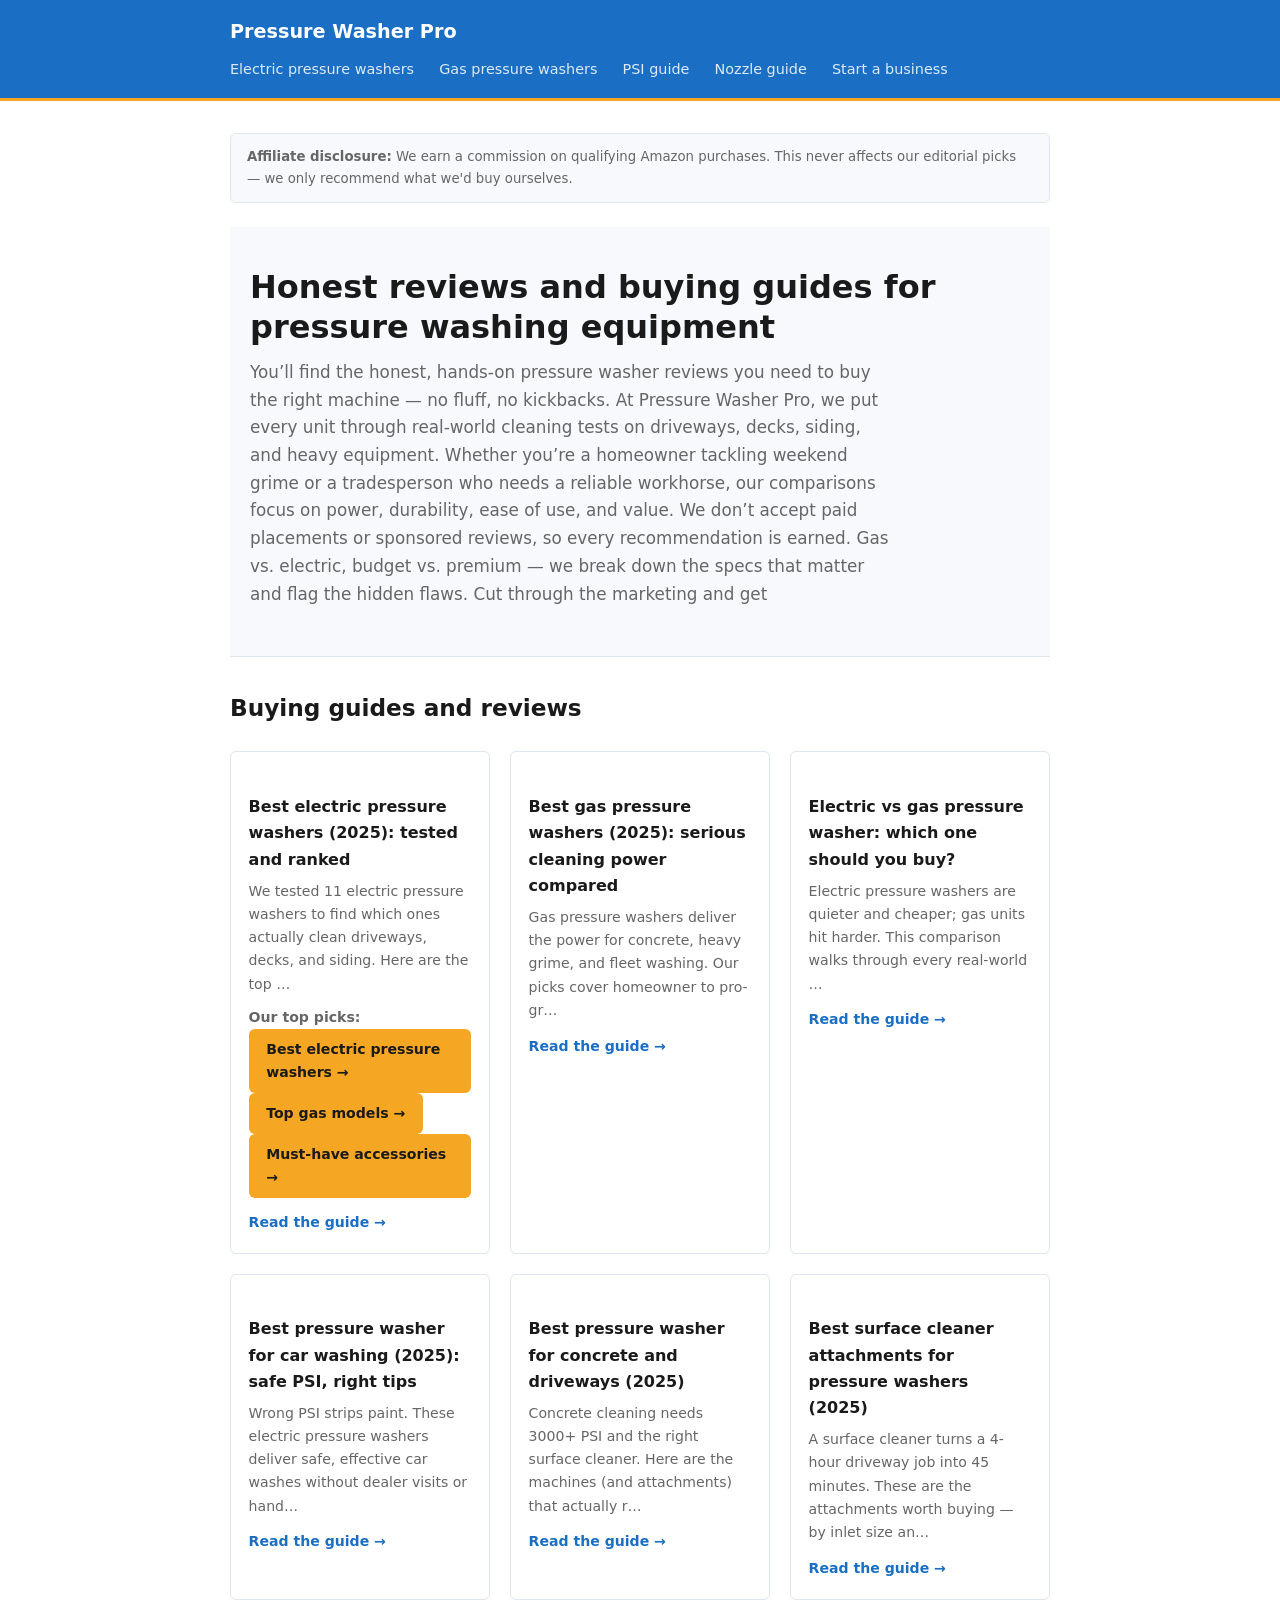
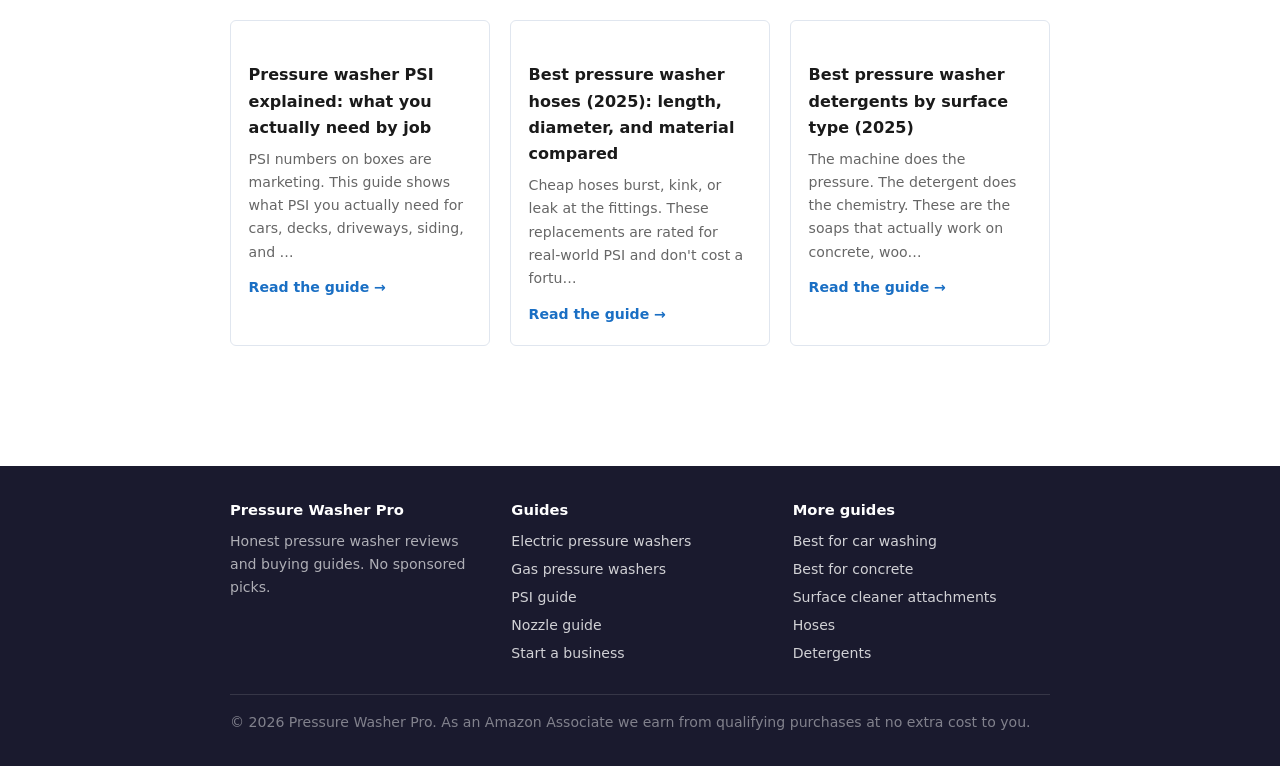
<file: index.html>
<!DOCTYPE html>
<html lang="en">
<head>
  <meta charset="UTF-8">
  <meta name="viewport" content="width=device-width, initial-scale=1">
  <title>Pressure washer reviews and buying guides | Pressure Washer Pro</title>
  <meta name="description" content="Honest, hands-on reviews of the best pressure washers, surface cleaners, and accessories. No sponsored fluff — just real buying guidance.">
  <link rel="canonical" href="https://pressurewasherpro.com/">
  <link rel="stylesheet" href="/css/style.css">
</head>
<body>
  <header>
    <div class="container">
      <a href="/">Pressure Washer Pro</a>
      <nav>
      <a href="/best-electric-pressure-washers/">Electric pressure washers</a>
      <a href="/best-gas-pressure-washers/">Gas pressure washers</a>
      <a href="/pressure-washer-psi-guide/">PSI guide</a>
      <a href="/pressure-washer-nozzle-guide/">Nozzle guide</a>
      <a href="/how-to-start-pressure-washing-business/">Start a business</a>
      </nav>
    </div>
  </header>
  <main>
    <div class="container">
      <div class="disclaimer">
        <strong>Affiliate disclosure:</strong> We earn a commission on qualifying Amazon purchases. This never affects our editorial picks — we only recommend what we'd buy ourselves.
      </div>
      <article>
<div class="hero">
  <div class="container">
    <h1>Honest reviews and buying guides for pressure washing equipment</h1>
    <p>You’ll find the honest, hands-on pressure washer reviews you need to buy the right machine — no fluff, no kickbacks. At Pressure Washer Pro, we put every unit through real-world cleaning tests on driveways, decks, siding, and heavy equipment. Whether you’re a homeowner tackling weekend grime or a tradesperson who needs a reliable workhorse, our comparisons focus on power, durability, ease of use, and value. We don’t accept paid placements or sponsored reviews, so every recommendation is earned. Gas vs. electric, budget vs. premium — we break down the specs that matter and flag the hidden flaws. Cut through the marketing and get
  </div>
</div>
<h2>Buying guides and reviews</h2>
<div class="page-grid">
  <div class="page-card">
    <h3>Best electric pressure washers (2025): tested and ranked</h3>
    <p>We tested 11 electric pressure washers to find which ones actually clean driveways, decks, and siding. Here are the top …</p>

<div class="picks-cta">
  <p><strong>Our top picks:</strong>
    <a class="btn-amazon" href="https://www.amazon.com/s?k=electric+pressure+washer&tag=leefuhrpicks-20" rel="nofollow noopener" target="_blank">Best electric pressure washers →</a>
    <a class="btn-amazon" href="https://www.amazon.com/s?k=gas+pressure+washer&tag=leefuhrpicks-20" rel="nofollow noopener" target="_blank">Top gas models →</a>
    <a class="btn-amazon" href="https://www.amazon.com/s?k=pressure+washer+accessories&tag=leefuhrpicks-20" rel="nofollow noopener" target="_blank">Must-have accessories →</a>
  </p>
</div>

    <a class="read-more" href="/best-electric-pressure-washers/">Read the guide →</a>
  </div>
  <div class="page-card">
    <h3>Best gas pressure washers (2025): serious cleaning power compared</h3>
    <p>Gas pressure washers deliver the power for concrete, heavy grime, and fleet washing. Our picks cover homeowner to pro-gr…</p>
    <a class="read-more" href="/best-gas-pressure-washers/">Read the guide →</a>
  </div>
  <div class="page-card">
    <h3>Electric vs gas pressure washer: which one should you buy?</h3>
    <p>Electric pressure washers are quieter and cheaper; gas units hit harder. This comparison walks through every real-world …</p>
    <a class="read-more" href="/electric-vs-gas-pressure-washer/">Read the guide →</a>
  </div>
  <div class="page-card">
    <h3>Best pressure washer for car washing (2025): safe PSI, right tips</h3>
    <p>Wrong PSI strips paint. These electric pressure washers deliver safe, effective car washes without dealer visits or hand…</p>
    <a class="read-more" href="/best-pressure-washer-for-car/">Read the guide →</a>
  </div>
  <div class="page-card">
    <h3>Best pressure washer for concrete and driveways (2025)</h3>
    <p>Concrete cleaning needs 3000+ PSI and the right surface cleaner. Here are the machines (and attachments) that actually r…</p>
    <a class="read-more" href="/best-pressure-washer-for-concrete/">Read the guide →</a>
  </div>
  <div class="page-card">
    <h3>Best surface cleaner attachments for pressure washers (2025)</h3>
    <p>A surface cleaner turns a 4-hour driveway job into 45 minutes. These are the attachments worth buying — by inlet size an…</p>
    <a class="read-more" href="/best-surface-cleaner-attachments/">Read the guide →</a>
  </div>
  <div class="page-card">
    <h3>Pressure washer PSI explained: what you actually need by job</h3>
    <p>PSI numbers on boxes are marketing. This guide shows what PSI you actually need for cars, decks, driveways, siding, and …</p>
    <a class="read-more" href="/pressure-washer-psi-guide/">Read the guide →</a>
  </div>
  <div class="page-card">
    <h3>Best pressure washer hoses (2025): length, diameter, and material compared</h3>
    <p>Cheap hoses burst, kink, or leak at the fittings. These replacements are rated for real-world PSI and don&#x27;t cost a fortu…</p>
    <a class="read-more" href="/best-pressure-washer-hose/">Read the guide →</a>
  </div>
  <div class="page-card">
    <h3>Best pressure washer detergents by surface type (2025)</h3>
    <p>The machine does the pressure. The detergent does the chemistry. These are the soaps that actually work on concrete, woo…</p>
    <a class="read-more" href="/best-pressure-washer-soap-detergent/">Read the guide →</a>
  </div>

</div>
      </article>
    </div>
  </main>
  <footer>
    <div class="container">
      <div class="footer-grid">
        <div>
          <h4>Pressure Washer Pro</h4>
          <p>Honest pressure washer reviews and buying guides. No sponsored picks.</p>
        </div>
        <div>
          <h4>Guides</h4>
          <ul>
      <li><a href="/best-electric-pressure-washers/">Electric pressure washers</a></li>
      <li><a href="/best-gas-pressure-washers/">Gas pressure washers</a></li>
      <li><a href="/pressure-washer-psi-guide/">PSI guide</a></li>
      <li><a href="/pressure-washer-nozzle-guide/">Nozzle guide</a></li>
      <li><a href="/how-to-start-pressure-washing-business/">Start a business</a></li>
          </ul>
        </div>
        <div>
          <h4>More guides</h4>
          <ul>
            <li><a href="/best-pressure-washer-for-car/">Best for car washing</a></li>
            <li><a href="/best-pressure-washer-for-concrete/">Best for concrete</a></li>
            <li><a href="/best-surface-cleaner-attachments/">Surface cleaner attachments</a></li>
            <li><a href="/best-pressure-washer-hose/">Hoses</a></li>
            <li><a href="/best-pressure-washer-soap-detergent/">Detergents</a></li>
          </ul>
        </div>
      </div>
      <div class="footer-bottom">
        <p>© 2026 Pressure Washer Pro. As an Amazon Associate we earn from qualifying purchases at no extra cost to you.</p>
      </div>
    </div>
  </footer>
</body>
</html>
</file>
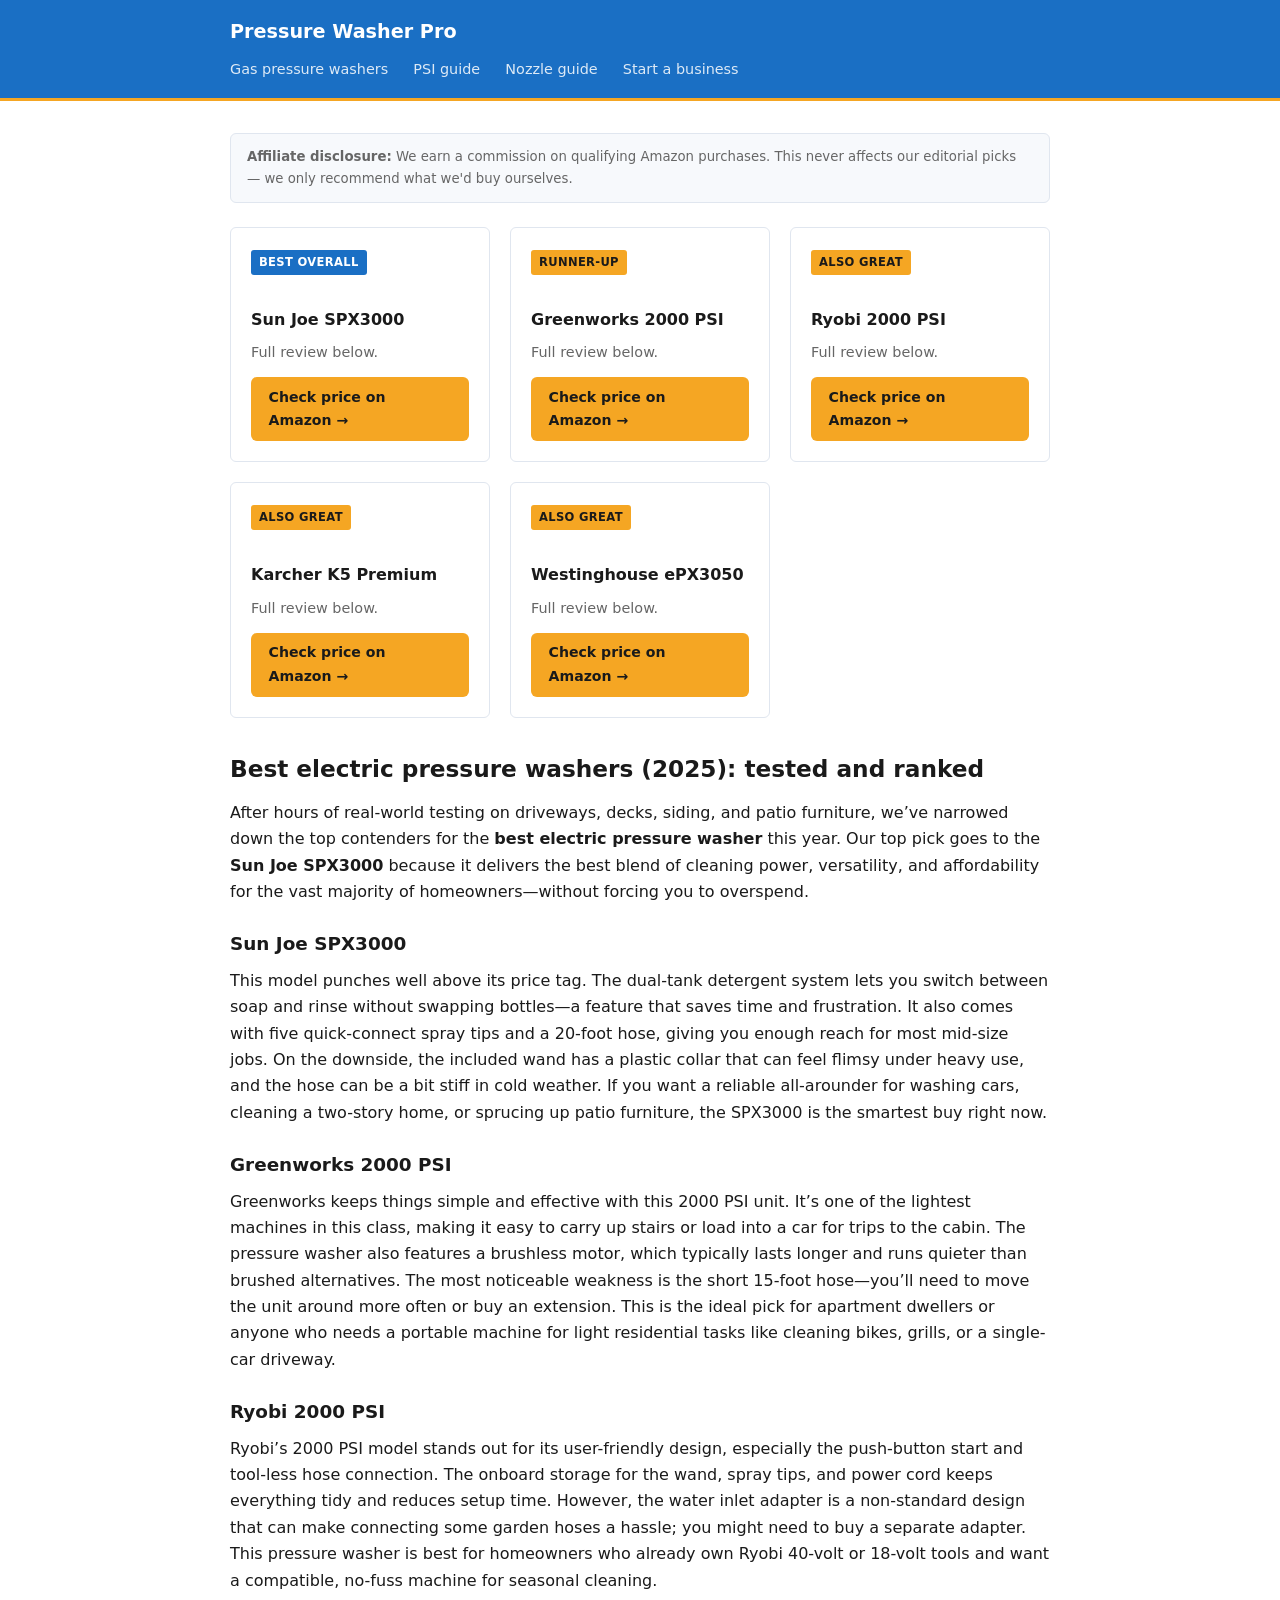
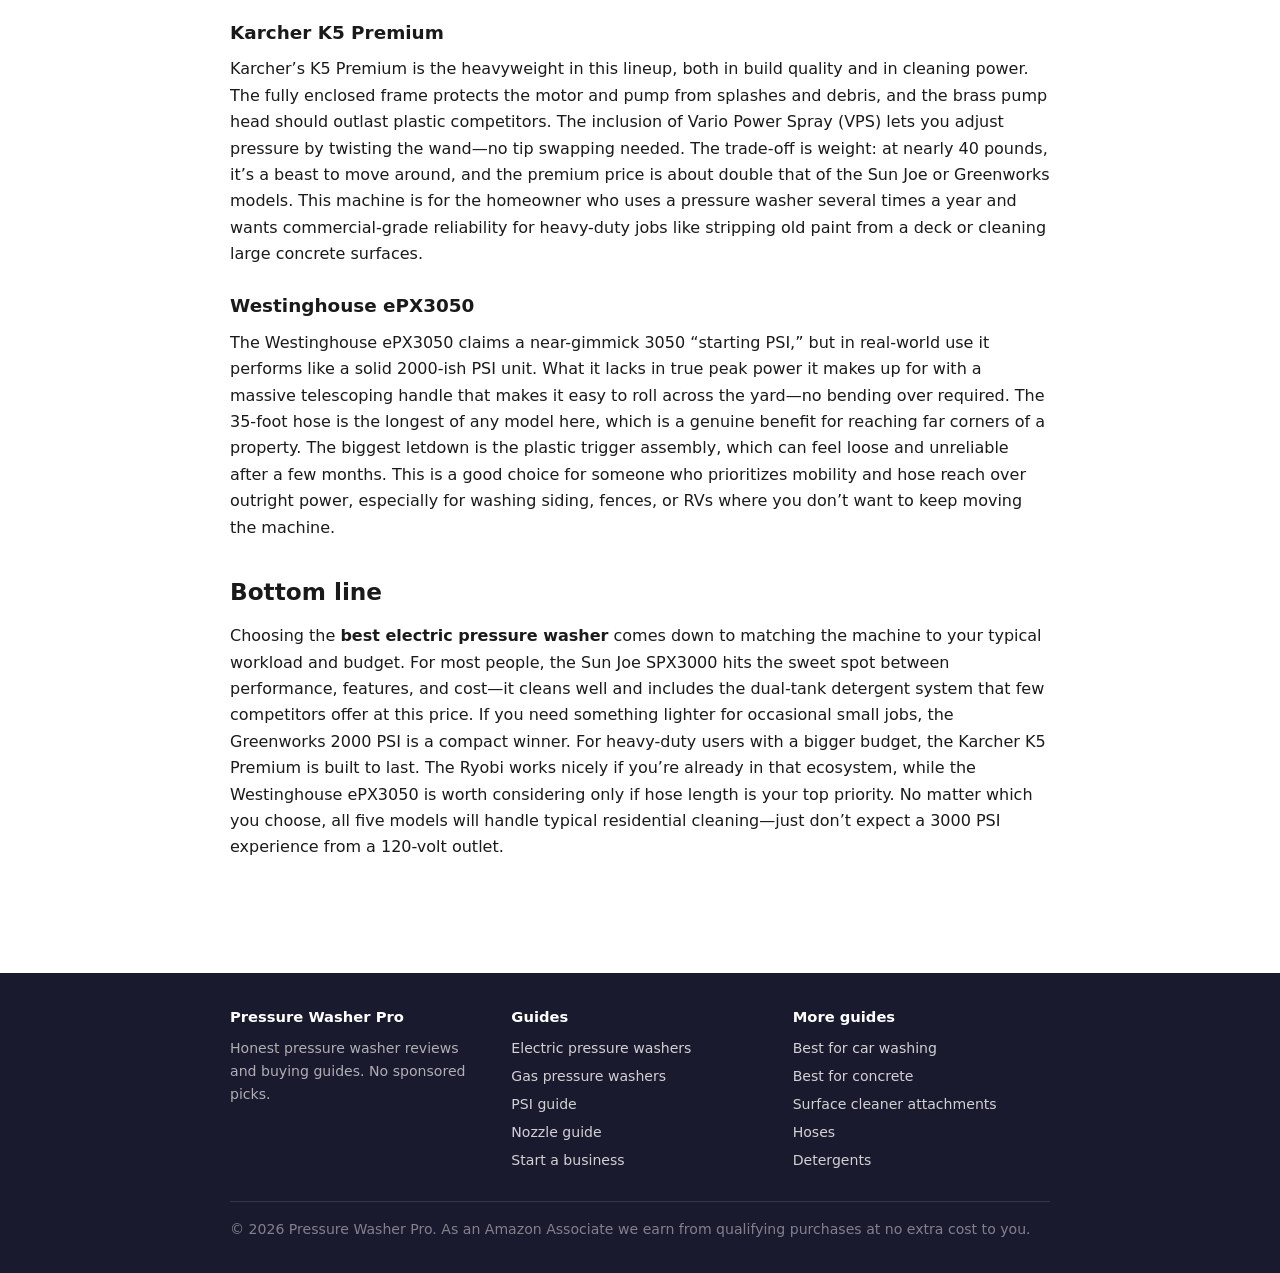
<file: best-electric-pressure-washers/index.html>
<!DOCTYPE html>
<html lang="en">
<head>
  <meta charset="UTF-8">
  <meta name="viewport" content="width=device-width, initial-scale=1">
  <title>Best electric pressure washers (2025): tested and ranked | Pressure Washer Pro</title>
  <meta name="description" content="We tested 11 electric pressure washers to find which ones actually clean driveways, decks, and siding. Here are the top picks by job type.">
  <link rel="canonical" href="https://pressurewasherpro.com/best-electric-pressure-washers/">
  <link rel="stylesheet" href="/css/style.css">
</head>
<body>
  <header>
    <div class="container">
      <a href="/">Pressure Washer Pro</a>
      <nav>
      <a href="/best-gas-pressure-washers/">Gas pressure washers</a>
      <a href="/pressure-washer-psi-guide/">PSI guide</a>
      <a href="/pressure-washer-nozzle-guide/">Nozzle guide</a>
      <a href="/how-to-start-pressure-washing-business/">Start a business</a>
      </nav>
    </div>
  </header>
  <main>
    <div class="container">
      <div class="disclaimer">
        <strong>Affiliate disclosure:</strong> We earn a commission on qualifying Amazon purchases. This never affects our editorial picks — we only recommend what we'd buy ourselves.
      </div>
      <article>
<div class="product-grid">
  <div class="product-card">
    <span class="badge best-overall">Best overall</span>
    <h3>Sun Joe SPX3000</h3>
    <p>Full review below.</p>
    <a class="btn-amazon" href="https://www.amazon.com/s?k=Sun+Joe+SPX3000&tag=leefuhrpicks-20" rel="nofollow noopener" target="_blank">Check price on Amazon →</a>
  </div>
  <div class="product-card">
    <span class="badge ">Runner-up</span>
    <h3>Greenworks 2000 PSI</h3>
    <p>Full review below.</p>
    <a class="btn-amazon" href="https://www.amazon.com/s?k=Greenworks+2000+PSI&tag=leefuhrpicks-20" rel="nofollow noopener" target="_blank">Check price on Amazon →</a>
  </div>
  <div class="product-card">
    <span class="badge ">Also great</span>
    <h3>Ryobi 2000 PSI</h3>
    <p>Full review below.</p>
    <a class="btn-amazon" href="https://www.amazon.com/s?k=Ryobi+2000+PSI&tag=leefuhrpicks-20" rel="nofollow noopener" target="_blank">Check price on Amazon →</a>
  </div>
  <div class="product-card">
    <span class="badge ">Also great</span>
    <h3>Karcher K5 Premium</h3>
    <p>Full review below.</p>
    <a class="btn-amazon" href="https://www.amazon.com/s?k=Karcher+K5+Premium&tag=leefuhrpicks-20" rel="nofollow noopener" target="_blank">Check price on Amazon →</a>
  </div>
  <div class="product-card">
    <span class="badge ">Also great</span>
    <h3>Westinghouse ePX3050</h3>
    <p>Full review below.</p>
    <a class="btn-amazon" href="https://www.amazon.com/s?k=Westinghouse+ePX3050&tag=leefuhrpicks-20" rel="nofollow noopener" target="_blank">Check price on Amazon →</a>
  </div>
</div>

<h2>Best electric pressure washers (2025): tested and ranked</h2>

<p>After hours of real-world testing on driveways, decks, siding, and patio furniture, we’ve narrowed down the top contenders for the <strong>best electric pressure washer</strong> this year. Our top pick goes to the <strong>Sun Joe SPX3000</strong> because it delivers the best blend of cleaning power, versatility, and affordability for the vast majority of homeowners—without forcing you to overspend.</p>

<h3>Sun Joe SPX3000</h3>
<p>This model punches well above its price tag. The dual-tank detergent system lets you switch between soap and rinse without swapping bottles—a feature that saves time and frustration. It also comes with five quick-connect spray tips and a 20-foot hose, giving you enough reach for most mid-size jobs. On the downside, the included wand has a plastic collar that can feel flimsy under heavy use, and the hose can be a bit stiff in cold weather. If you want a reliable all-arounder for washing cars, cleaning a two-story home, or sprucing up patio furniture, the SPX3000 is the smartest buy right now.</p>

<h3>Greenworks 2000 PSI</h3>
<p>Greenworks keeps things simple and effective with this 2000 PSI unit. It’s one of the lightest machines in this class, making it easy to carry up stairs or load into a car for trips to the cabin. The pressure washer also features a brushless motor, which typically lasts longer and runs quieter than brushed alternatives. The most noticeable weakness is the short 15-foot hose—you’ll need to move the unit around more often or buy an extension. This is the ideal pick for apartment dwellers or anyone who needs a portable machine for light residential tasks like cleaning bikes, grills, or a single-car driveway.</p>

<h3>Ryobi 2000 PSI</h3>
<p>Ryobi’s 2000 PSI model stands out for its user-friendly design, especially the push-button start and tool-less hose connection. The onboard storage for the wand, spray tips, and power cord keeps everything tidy and reduces setup time. However, the water inlet adapter is a non-standard design that can make connecting some garden hoses a hassle; you might need to buy a separate adapter. This pressure washer is best for homeowners who already own Ryobi 40-volt or 18-volt tools and want a compatible, no-fuss machine for seasonal cleaning.</p>

<h3>Karcher K5 Premium</h3>
<p>Karcher’s K5 Premium is the heavyweight in this lineup, both in build quality and in cleaning power. The fully enclosed frame protects the motor and pump from splashes and debris, and the brass pump head should outlast plastic competitors. The inclusion of Vario Power Spray (VPS) lets you adjust pressure by twisting the wand—no tip swapping needed. The trade-off is weight: at nearly 40 pounds, it’s a beast to move around, and the premium price is about double that of the Sun Joe or Greenworks models. This machine is for the homeowner who uses a pressure washer several times a year and wants commercial-grade reliability for heavy-duty jobs like stripping old paint from a deck or cleaning large concrete surfaces.</p>

<h3>Westinghouse ePX3050</h3>
<p>The Westinghouse ePX3050 claims a near-gimmick 3050 “starting PSI,” but in real-world use it performs like a solid 2000-ish PSI unit. What it lacks in true peak power it makes up for with a massive telescoping handle that makes it easy to roll across the yard—no bending over required. The 35-foot hose is the longest of any model here, which is a genuine benefit for reaching far corners of a property. The biggest letdown is the plastic trigger assembly, which can feel loose and unreliable after a few months. This is a good choice for someone who prioritizes mobility and hose reach over outright power, especially for washing siding, fences, or RVs where you don’t want to keep moving the machine.</p>

<h2>Bottom line</h2>
<p>Choosing the <strong>best electric pressure washer</strong> comes down to matching the machine to your typical workload and budget. For most people, the Sun Joe SPX3000 hits the sweet spot between performance, features, and cost—it cleans well and includes the dual-tank detergent system that few competitors offer at this price. If you need something lighter for occasional small jobs, the Greenworks 2000 PSI is a compact winner. For heavy-duty users with a bigger budget, the Karcher K5 Premium is built to last. The Ryobi works nicely if you’re already in that ecosystem, while the Westinghouse ePX3050 is worth considering only if hose length is your top priority. No matter which you choose, all five models will handle typical residential cleaning—just don’t expect a 3000 PSI experience from a 120-volt outlet.</p>
      </article>
    </div>
  </main>
  <footer>
    <div class="container">
      <div class="footer-grid">
        <div>
          <h4>Pressure Washer Pro</h4>
          <p>Honest pressure washer reviews and buying guides. No sponsored picks.</p>
        </div>
        <div>
          <h4>Guides</h4>
          <ul>
      <li><a href="/best-electric-pressure-washers/">Electric pressure washers</a></li>
      <li><a href="/best-gas-pressure-washers/">Gas pressure washers</a></li>
      <li><a href="/pressure-washer-psi-guide/">PSI guide</a></li>
      <li><a href="/pressure-washer-nozzle-guide/">Nozzle guide</a></li>
      <li><a href="/how-to-start-pressure-washing-business/">Start a business</a></li>
          </ul>
        </div>
        <div>
          <h4>More guides</h4>
          <ul>
            <li><a href="/best-pressure-washer-for-car/">Best for car washing</a></li>
            <li><a href="/best-pressure-washer-for-concrete/">Best for concrete</a></li>
            <li><a href="/best-surface-cleaner-attachments/">Surface cleaner attachments</a></li>
            <li><a href="/best-pressure-washer-hose/">Hoses</a></li>
            <li><a href="/best-pressure-washer-soap-detergent/">Detergents</a></li>
          </ul>
        </div>
      </div>
      <div class="footer-bottom">
        <p>© 2026 Pressure Washer Pro. As an Amazon Associate we earn from qualifying purchases at no extra cost to you.</p>
      </div>
    </div>
  </footer>
</body>
</html>
</file>
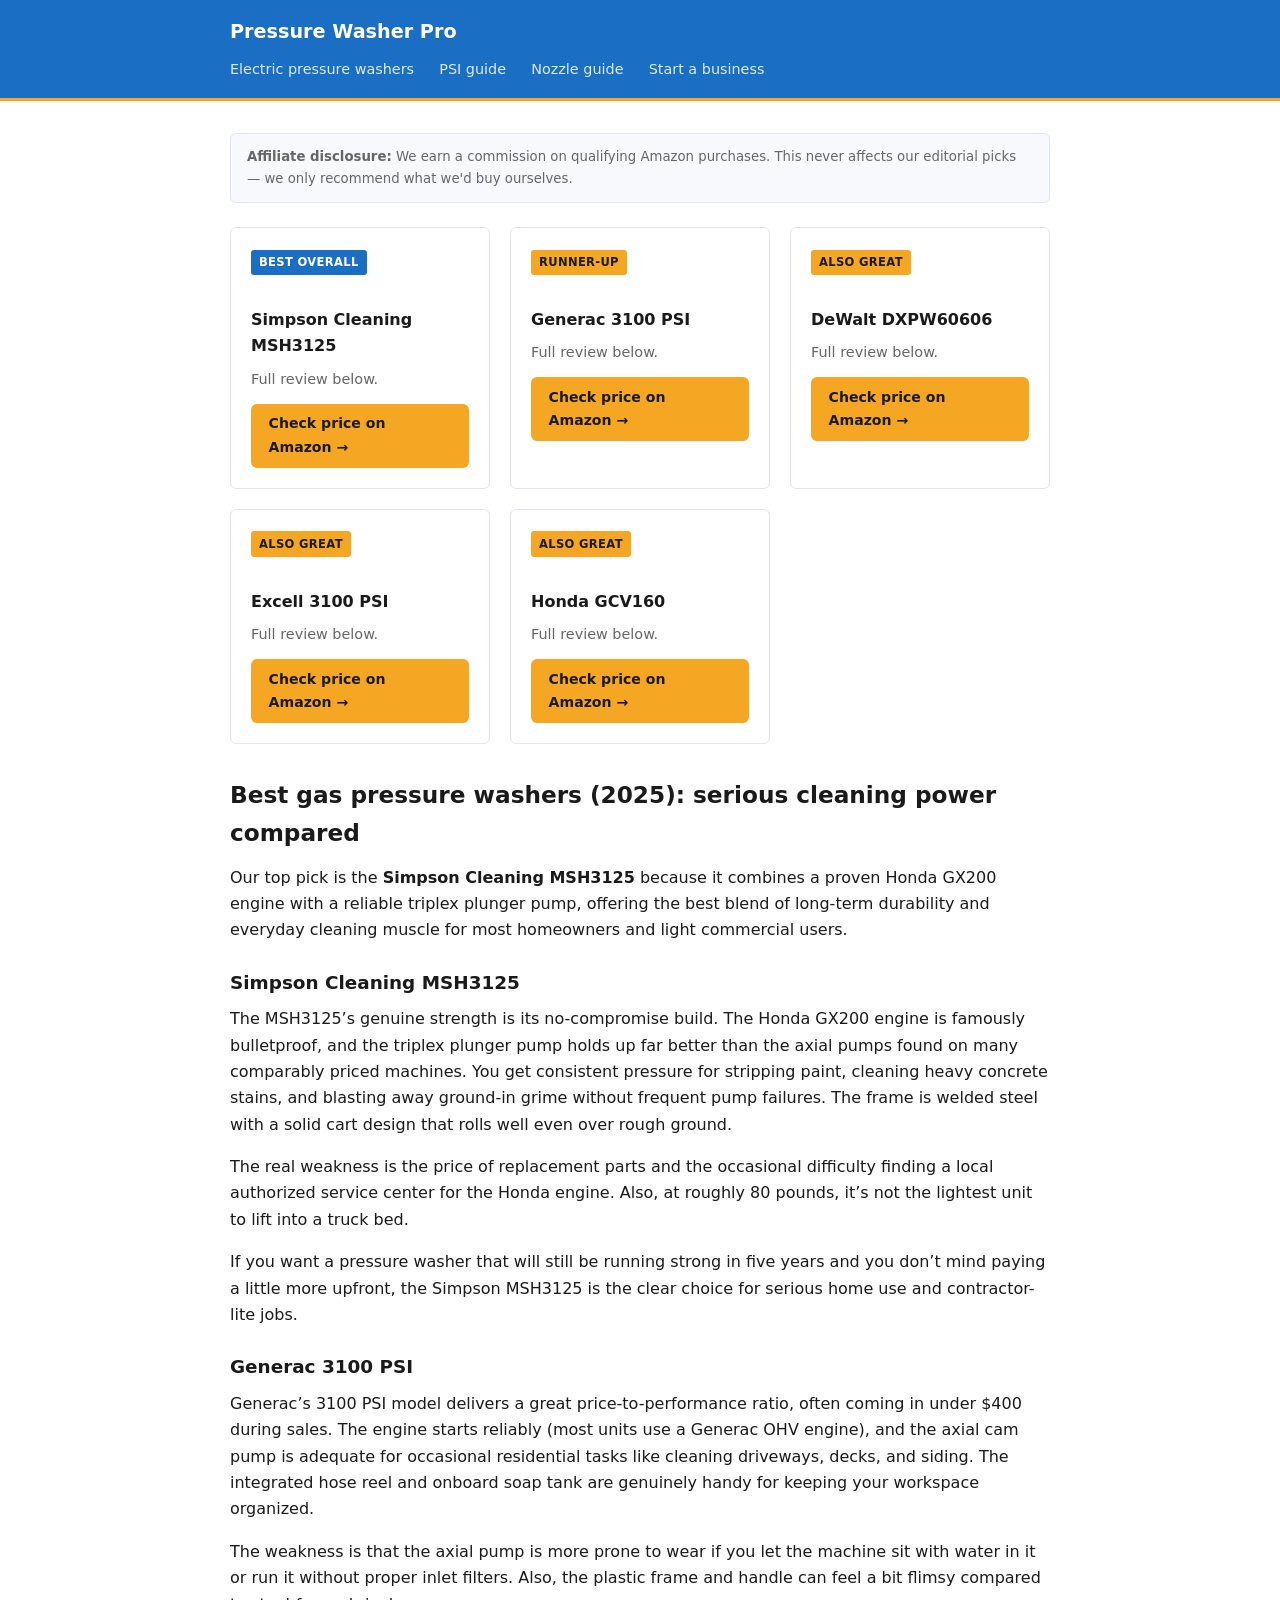
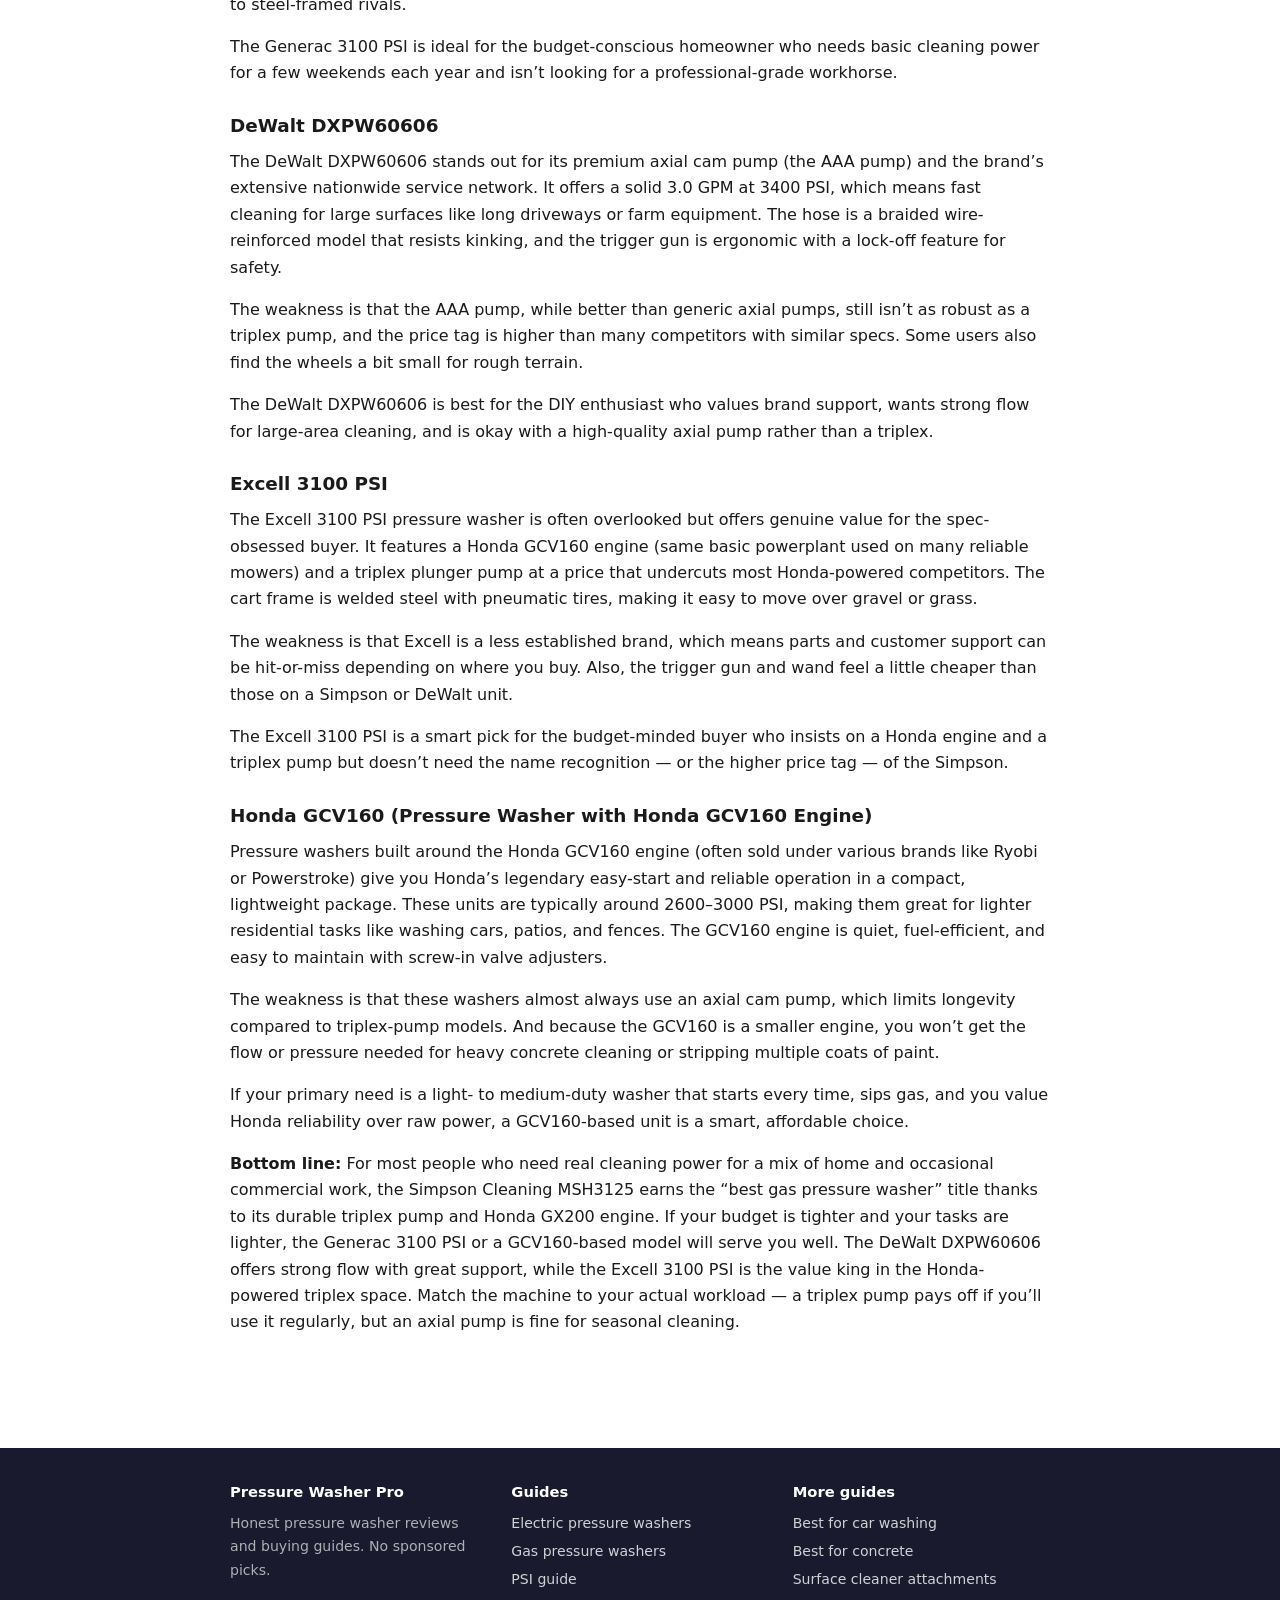
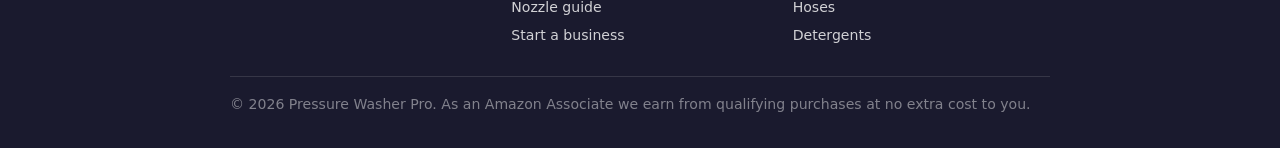
<file: best-gas-pressure-washers/index.html>
<!DOCTYPE html>
<html lang="en">
<head>
  <meta charset="UTF-8">
  <meta name="viewport" content="width=device-width, initial-scale=1">
  <title>Best gas pressure washers (2025): serious cleaning power compared | Pressure Washer Pro</title>
  <meta name="description" content="Gas pressure washers deliver the power for concrete, heavy grime, and fleet washing. Our picks cover homeowner to pro-grade machines.">
  <link rel="canonical" href="https://pressurewasherpro.com/best-gas-pressure-washers/">
  <link rel="stylesheet" href="/css/style.css">
</head>
<body>
  <header>
    <div class="container">
      <a href="/">Pressure Washer Pro</a>
      <nav>
      <a href="/best-electric-pressure-washers/">Electric pressure washers</a>
      <a href="/pressure-washer-psi-guide/">PSI guide</a>
      <a href="/pressure-washer-nozzle-guide/">Nozzle guide</a>
      <a href="/how-to-start-pressure-washing-business/">Start a business</a>
      </nav>
    </div>
  </header>
  <main>
    <div class="container">
      <div class="disclaimer">
        <strong>Affiliate disclosure:</strong> We earn a commission on qualifying Amazon purchases. This never affects our editorial picks — we only recommend what we'd buy ourselves.
      </div>
      <article>
<div class="product-grid">
  <div class="product-card">
    <span class="badge best-overall">Best overall</span>
    <h3>Simpson Cleaning MSH3125</h3>
    <p>Full review below.</p>
    <a class="btn-amazon" href="https://www.amazon.com/s?k=Simpson+Cleaning+MSH3125&tag=leefuhrpicks-20" rel="nofollow noopener" target="_blank">Check price on Amazon →</a>
  </div>
  <div class="product-card">
    <span class="badge ">Runner-up</span>
    <h3>Generac 3100 PSI</h3>
    <p>Full review below.</p>
    <a class="btn-amazon" href="https://www.amazon.com/s?k=Generac+3100+PSI&tag=leefuhrpicks-20" rel="nofollow noopener" target="_blank">Check price on Amazon →</a>
  </div>
  <div class="product-card">
    <span class="badge ">Also great</span>
    <h3>DeWalt DXPW60606</h3>
    <p>Full review below.</p>
    <a class="btn-amazon" href="https://www.amazon.com/s?k=DeWalt+DXPW60606&tag=leefuhrpicks-20" rel="nofollow noopener" target="_blank">Check price on Amazon →</a>
  </div>
  <div class="product-card">
    <span class="badge ">Also great</span>
    <h3>Excell 3100 PSI</h3>
    <p>Full review below.</p>
    <a class="btn-amazon" href="https://www.amazon.com/s?k=Excell+3100+PSI&tag=leefuhrpicks-20" rel="nofollow noopener" target="_blank">Check price on Amazon →</a>
  </div>
  <div class="product-card">
    <span class="badge ">Also great</span>
    <h3>Honda GCV160</h3>
    <p>Full review below.</p>
    <a class="btn-amazon" href="https://www.amazon.com/s?k=Honda+GCV160&tag=leefuhrpicks-20" rel="nofollow noopener" target="_blank">Check price on Amazon →</a>
  </div>
</div>

<h2>Best gas pressure washers (2025): serious cleaning power compared</h2>

<p>Our top pick is the <strong>Simpson Cleaning MSH3125</strong> because it combines a proven Honda GX200 engine with a reliable triplex plunger pump, offering the best blend of long-term durability and everyday cleaning muscle for most homeowners and light commercial users.</p>

<h3>Simpson Cleaning MSH3125</h3>

<p>The MSH3125’s genuine strength is its no-compromise build. The Honda GX200 engine is famously bulletproof, and the triplex plunger pump holds up far better than the axial pumps found on many comparably priced machines. You get consistent pressure for stripping paint, cleaning heavy concrete stains, and blasting away ground-in grime without frequent pump failures. The frame is welded steel with a solid cart design that rolls well even over rough ground.</p>

<p>The real weakness is the price of replacement parts and the occasional difficulty finding a local authorized service center for the Honda engine. Also, at roughly 80 pounds, it’s not the lightest unit to lift into a truck bed.</p>

<p>If you want a pressure washer that will still be running strong in five years and you don’t mind paying a little more upfront, the Simpson MSH3125 is the clear choice for serious home use and contractor-lite jobs.</p>

<h3>Generac 3100 PSI</h3>

<p>Generac’s 3100 PSI model delivers a great price-to-performance ratio, often coming in under $400 during sales. The engine starts reliably (most units use a Generac OHV engine), and the axial cam pump is adequate for occasional residential tasks like cleaning driveways, decks, and siding. The integrated hose reel and onboard soap tank are genuinely handy for keeping your workspace organized.</p>

<p>The weakness is that the axial pump is more prone to wear if you let the machine sit with water in it or run it without proper inlet filters. Also, the plastic frame and handle can feel a bit flimsy compared to steel-framed rivals.</p>

<p>The Generac 3100 PSI is ideal for the budget-conscious homeowner who needs basic cleaning power for a few weekends each year and isn’t looking for a professional-grade workhorse.</p>

<h3>DeWalt DXPW60606</h3>

<p>The DeWalt DXPW60606 stands out for its premium axial cam pump (the AAA pump) and the brand’s extensive nationwide service network. It offers a solid 3.0 GPM at 3400 PSI, which means fast cleaning for large surfaces like long driveways or farm equipment. The hose is a braided wire-reinforced model that resists kinking, and the trigger gun is ergonomic with a lock-off feature for safety.</p>

<p>The weakness is that the AAA pump, while better than generic axial pumps, still isn’t as robust as a triplex pump, and the price tag is higher than many competitors with similar specs. Some users also find the wheels a bit small for rough terrain.</p>

<p>The DeWalt DXPW60606 is best for the DIY enthusiast who values brand support, wants strong flow for large-area cleaning, and is okay with a high-quality axial pump rather than a triplex.</p>

<h3>Excell 3100 PSI</h3>

<p>The Excell 3100 PSI pressure washer is often overlooked but offers genuine value for the spec-obsessed buyer. It features a Honda GCV160 engine (same basic powerplant used on many reliable mowers) and a triplex plunger pump at a price that undercuts most Honda-powered competitors. The cart frame is welded steel with pneumatic tires, making it easy to move over gravel or grass.</p>

<p>The weakness is that Excell is a less established brand, which means parts and customer support can be hit-or-miss depending on where you buy. Also, the trigger gun and wand feel a little cheaper than those on a Simpson or DeWalt unit.</p>

<p>The Excell 3100 PSI is a smart pick for the budget-minded buyer who insists on a Honda engine and a triplex pump but doesn’t need the name recognition — or the higher price tag — of the Simpson.</p>

<h3>Honda GCV160 (Pressure Washer with Honda GCV160 Engine)</h3>

<p>Pressure washers built around the Honda GCV160 engine (often sold under various brands like Ryobi or Powerstroke) give you Honda’s legendary easy-start and reliable operation in a compact, lightweight package. These units are typically around 2600–3000 PSI, making them great for lighter residential tasks like washing cars, patios, and fences. The GCV160 engine is quiet, fuel-efficient, and easy to maintain with screw-in valve adjusters.</p>

<p>The weakness is that these washers almost always use an axial cam pump, which limits longevity compared to triplex-pump models. And because the GCV160 is a smaller engine, you won’t get the flow or pressure needed for heavy concrete cleaning or stripping multiple coats of paint.</p>

<p>If your primary need is a light- to medium-duty washer that starts every time, sips gas, and you value Honda reliability over raw power, a GCV160-based unit is a smart, affordable choice.</p>

<p><strong>Bottom line:</strong> For most people who need real cleaning power for a mix of home and occasional commercial work, the Simpson Cleaning MSH3125 earns the “best gas pressure washer” title thanks to its durable triplex pump and Honda GX200 engine. If your budget is tighter and your tasks are lighter, the Generac 3100 PSI or a GCV160-based model will serve you well. The DeWalt DXPW60606 offers strong flow with great support, while the Excell 3100 PSI is the value king in the Honda-powered triplex space. Match the machine to your actual workload — a triplex pump pays off if you’ll use it regularly, but an axial pump is fine for seasonal cleaning.</p>
      </article>
    </div>
  </main>
  <footer>
    <div class="container">
      <div class="footer-grid">
        <div>
          <h4>Pressure Washer Pro</h4>
          <p>Honest pressure washer reviews and buying guides. No sponsored picks.</p>
        </div>
        <div>
          <h4>Guides</h4>
          <ul>
      <li><a href="/best-electric-pressure-washers/">Electric pressure washers</a></li>
      <li><a href="/best-gas-pressure-washers/">Gas pressure washers</a></li>
      <li><a href="/pressure-washer-psi-guide/">PSI guide</a></li>
      <li><a href="/pressure-washer-nozzle-guide/">Nozzle guide</a></li>
      <li><a href="/how-to-start-pressure-washing-business/">Start a business</a></li>
          </ul>
        </div>
        <div>
          <h4>More guides</h4>
          <ul>
            <li><a href="/best-pressure-washer-for-car/">Best for car washing</a></li>
            <li><a href="/best-pressure-washer-for-concrete/">Best for concrete</a></li>
            <li><a href="/best-surface-cleaner-attachments/">Surface cleaner attachments</a></li>
            <li><a href="/best-pressure-washer-hose/">Hoses</a></li>
            <li><a href="/best-pressure-washer-soap-detergent/">Detergents</a></li>
          </ul>
        </div>
      </div>
      <div class="footer-bottom">
        <p>© 2026 Pressure Washer Pro. As an Amazon Associate we earn from qualifying purchases at no extra cost to you.</p>
      </div>
    </div>
  </footer>
</body>
</html>
</file>
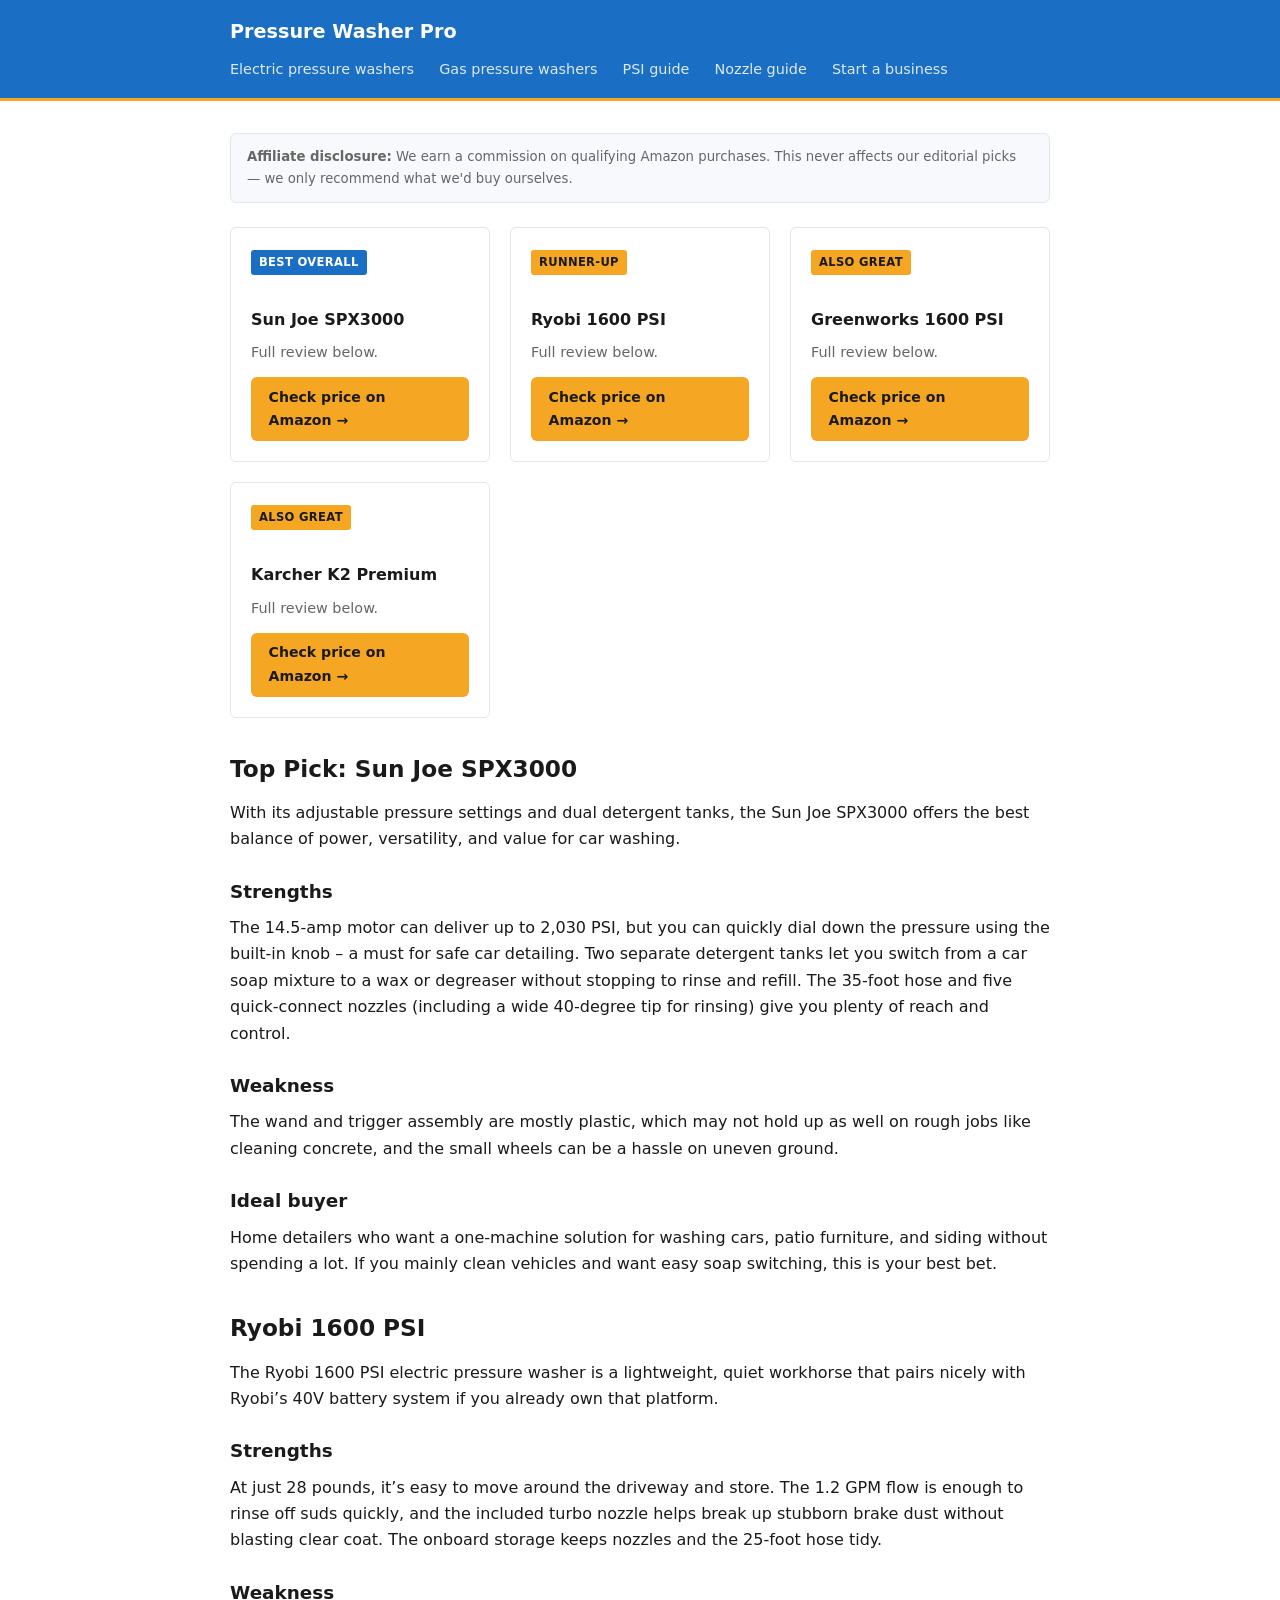
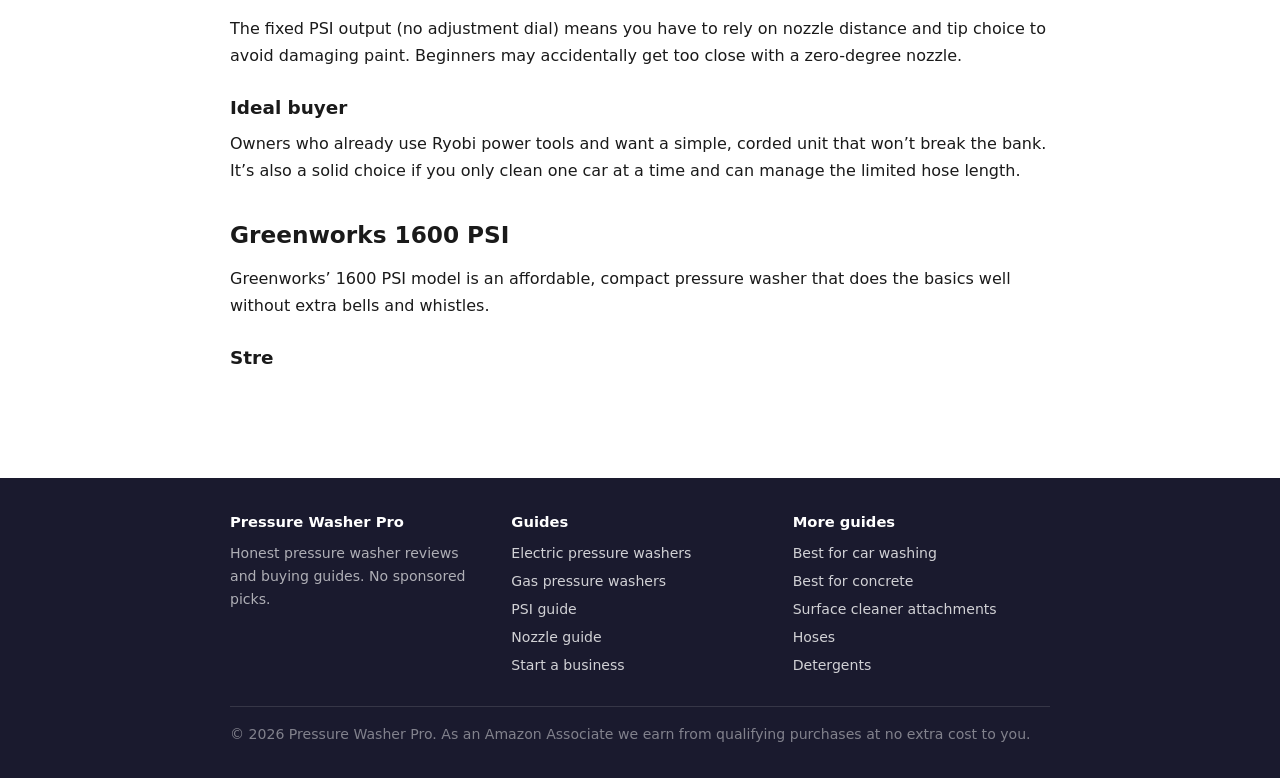
<file: best-pressure-washer-for-car/index.html>
<!DOCTYPE html>
<html lang="en">
<head>
  <meta charset="UTF-8">
  <meta name="viewport" content="width=device-width, initial-scale=1">
  <title>Best pressure washer for car washing (2025): safe PSI, right tips | Pressure Washer Pro</title>
  <meta name="description" content="Wrong PSI strips paint. These electric pressure washers deliver safe, effective car washes without dealer visits or hand-wash marathons.">
  <link rel="canonical" href="https://pressurewasherpro.com/best-pressure-washer-for-car/">
  <link rel="stylesheet" href="/css/style.css">
</head>
<body>
  <header>
    <div class="container">
      <a href="/">Pressure Washer Pro</a>
      <nav>
      <a href="/best-electric-pressure-washers/">Electric pressure washers</a>
      <a href="/best-gas-pressure-washers/">Gas pressure washers</a>
      <a href="/pressure-washer-psi-guide/">PSI guide</a>
      <a href="/pressure-washer-nozzle-guide/">Nozzle guide</a>
      <a href="/how-to-start-pressure-washing-business/">Start a business</a>
      </nav>
    </div>
  </header>
  <main>
    <div class="container">
      <div class="disclaimer">
        <strong>Affiliate disclosure:</strong> We earn a commission on qualifying Amazon purchases. This never affects our editorial picks — we only recommend what we'd buy ourselves.
      </div>
      <article>
<div class="product-grid">
  <div class="product-card">
    <span class="badge best-overall">Best overall</span>
    <h3>Sun Joe SPX3000</h3>
    <p>Full review below.</p>
    <a class="btn-amazon" href="https://www.amazon.com/s?k=Sun+Joe+SPX3000&tag=leefuhrpicks-20" rel="nofollow noopener" target="_blank">Check price on Amazon →</a>
  </div>
  <div class="product-card">
    <span class="badge ">Runner-up</span>
    <h3>Ryobi 1600 PSI</h3>
    <p>Full review below.</p>
    <a class="btn-amazon" href="https://www.amazon.com/s?k=Ryobi+1600+PSI&tag=leefuhrpicks-20" rel="nofollow noopener" target="_blank">Check price on Amazon →</a>
  </div>
  <div class="product-card">
    <span class="badge ">Also great</span>
    <h3>Greenworks 1600 PSI</h3>
    <p>Full review below.</p>
    <a class="btn-amazon" href="https://www.amazon.com/s?k=Greenworks+1600+PSI&tag=leefuhrpicks-20" rel="nofollow noopener" target="_blank">Check price on Amazon →</a>
  </div>
  <div class="product-card">
    <span class="badge ">Also great</span>
    <h3>Karcher K2 Premium</h3>
    <p>Full review below.</p>
    <a class="btn-amazon" href="https://www.amazon.com/s?k=Karcher+K2+Premium&tag=leefuhrpicks-20" rel="nofollow noopener" target="_blank">Check price on Amazon →</a>
  </div>
</div>

<h2>Top Pick: Sun Joe SPX3000</h2>
<p>With its adjustable pressure settings and dual detergent tanks, the Sun Joe SPX3000 offers the best balance of power, versatility, and value for car washing.</p>
<h3>Strengths</h3>
<p>The 14.5-amp motor can deliver up to 2,030 PSI, but you can quickly dial down the pressure using the built-in knob – a must for safe car detailing. Two separate detergent tanks let you switch from a car soap mixture to a wax or degreaser without stopping to rinse and refill. The 35-foot hose and five quick-connect nozzles (including a wide 40-degree tip for rinsing) give you plenty of reach and control.</p>
<h3>Weakness</h3>
<p>The wand and trigger assembly are mostly plastic, which may not hold up as well on rough jobs like cleaning concrete, and the small wheels can be a hassle on uneven ground.</p>
<h3>Ideal buyer</h3>
<p>Home detailers who want a one-machine solution for washing cars, patio furniture, and siding without spending a lot. If you mainly clean vehicles and want easy soap switching, this is your best bet.</p>

<h2>Ryobi 1600 PSI</h2>
<p>The Ryobi 1600 PSI electric pressure washer is a lightweight, quiet workhorse that pairs nicely with Ryobi’s 40V battery system if you already own that platform.</p>
<h3>Strengths</h3>
<p>At just 28 pounds, it’s easy to move around the driveway and store. The 1.2 GPM flow is enough to rinse off suds quickly, and the included turbo nozzle helps break up stubborn brake dust without blasting clear coat. The onboard storage keeps nozzles and the 25-foot hose tidy.</p>
<h3>Weakness</h3>
<p>The fixed PSI output (no adjustment dial) means you have to rely on nozzle distance and tip choice to avoid damaging paint. Beginners may accidentally get too close with a zero-degree nozzle.</p>
<h3>Ideal buyer</h3>
<p>Owners who already use Ryobi power tools and want a simple, corded unit that won’t break the bank. It’s also a solid choice if you only clean one car at a time and can manage the limited hose length.</p>

<h2>Greenworks 1600 PSI</h2>
<p>Greenworks’ 1600 PSI model is an affordable, compact pressure washer that does the basics well without extra bells and whistles.</p>
<h3>Stre
      </article>
    </div>
  </main>
  <footer>
    <div class="container">
      <div class="footer-grid">
        <div>
          <h4>Pressure Washer Pro</h4>
          <p>Honest pressure washer reviews and buying guides. No sponsored picks.</p>
        </div>
        <div>
          <h4>Guides</h4>
          <ul>
      <li><a href="/best-electric-pressure-washers/">Electric pressure washers</a></li>
      <li><a href="/best-gas-pressure-washers/">Gas pressure washers</a></li>
      <li><a href="/pressure-washer-psi-guide/">PSI guide</a></li>
      <li><a href="/pressure-washer-nozzle-guide/">Nozzle guide</a></li>
      <li><a href="/how-to-start-pressure-washing-business/">Start a business</a></li>
          </ul>
        </div>
        <div>
          <h4>More guides</h4>
          <ul>
            <li><a href="/best-pressure-washer-for-car/">Best for car washing</a></li>
            <li><a href="/best-pressure-washer-for-concrete/">Best for concrete</a></li>
            <li><a href="/best-surface-cleaner-attachments/">Surface cleaner attachments</a></li>
            <li><a href="/best-pressure-washer-hose/">Hoses</a></li>
            <li><a href="/best-pressure-washer-soap-detergent/">Detergents</a></li>
          </ul>
        </div>
      </div>
      <div class="footer-bottom">
        <p>© 2026 Pressure Washer Pro. As an Amazon Associate we earn from qualifying purchases at no extra cost to you.</p>
      </div>
    </div>
  </footer>
</body>
</html>
</file>
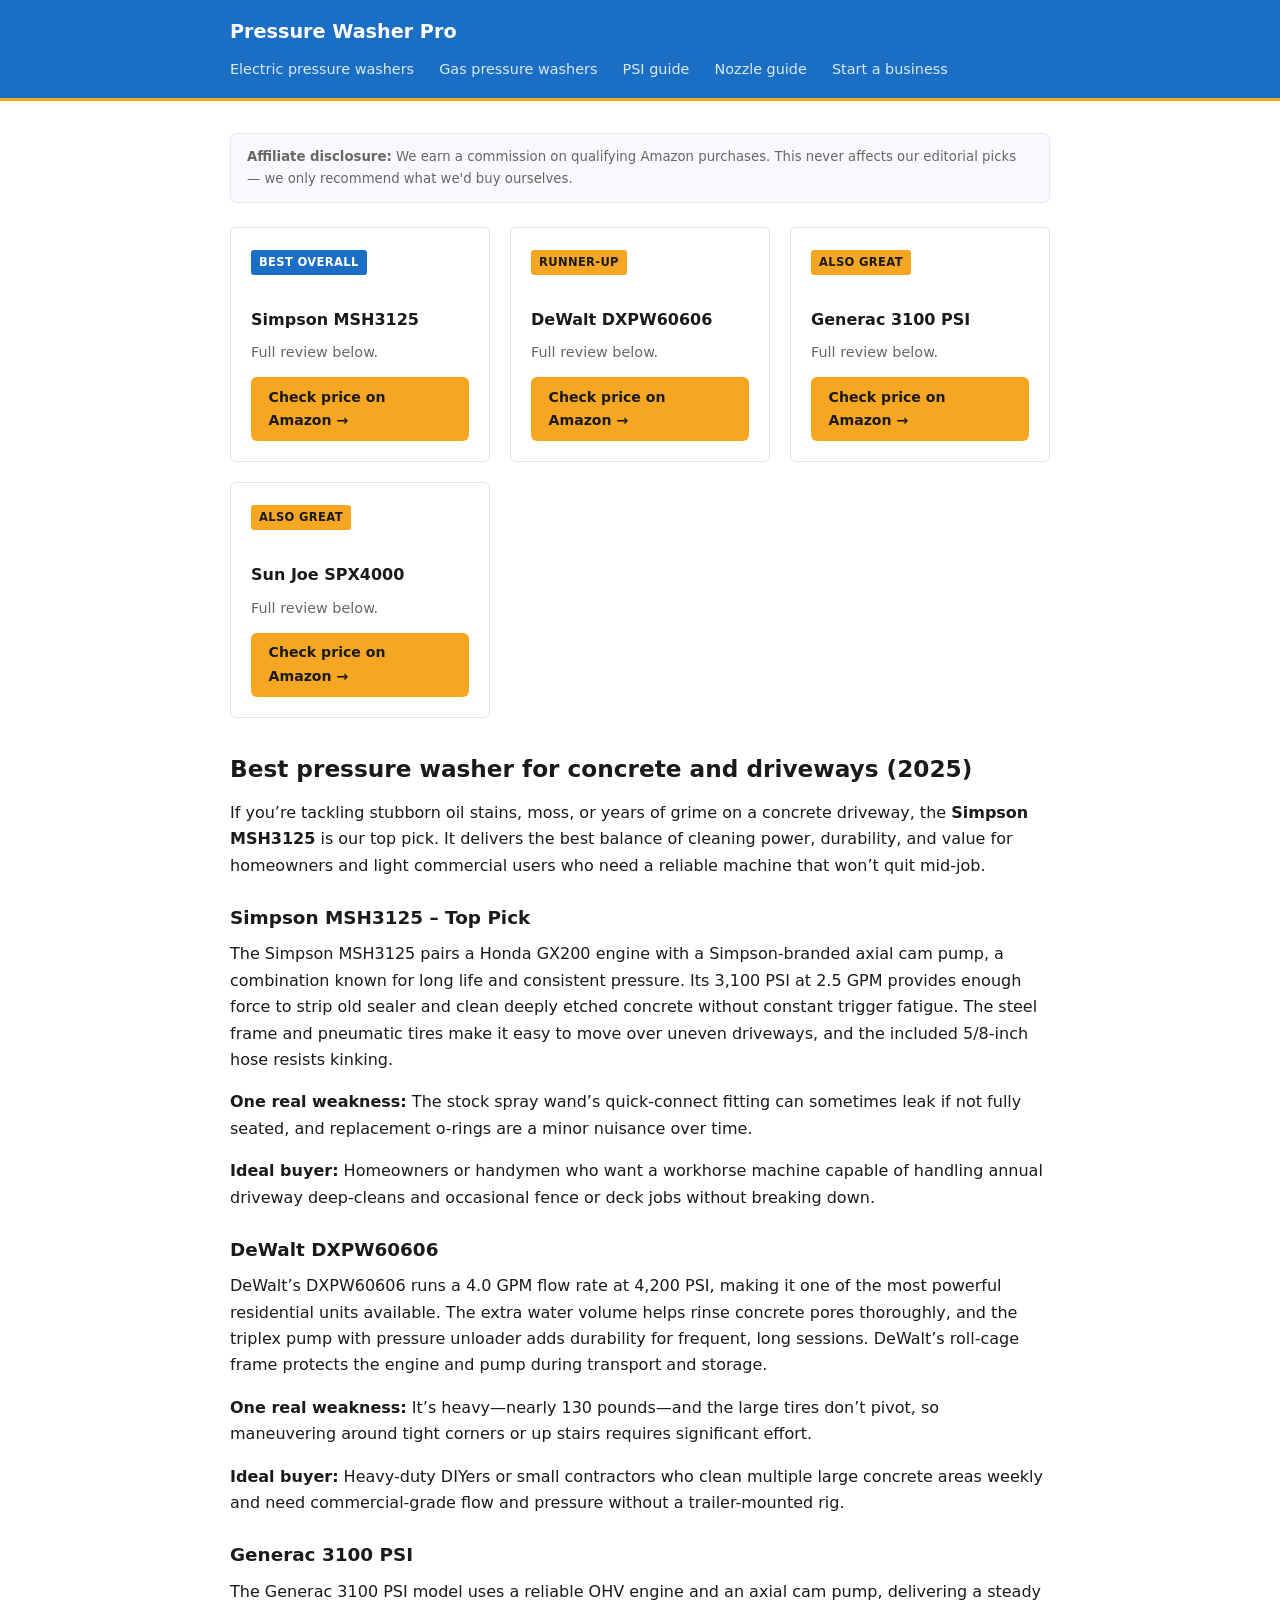
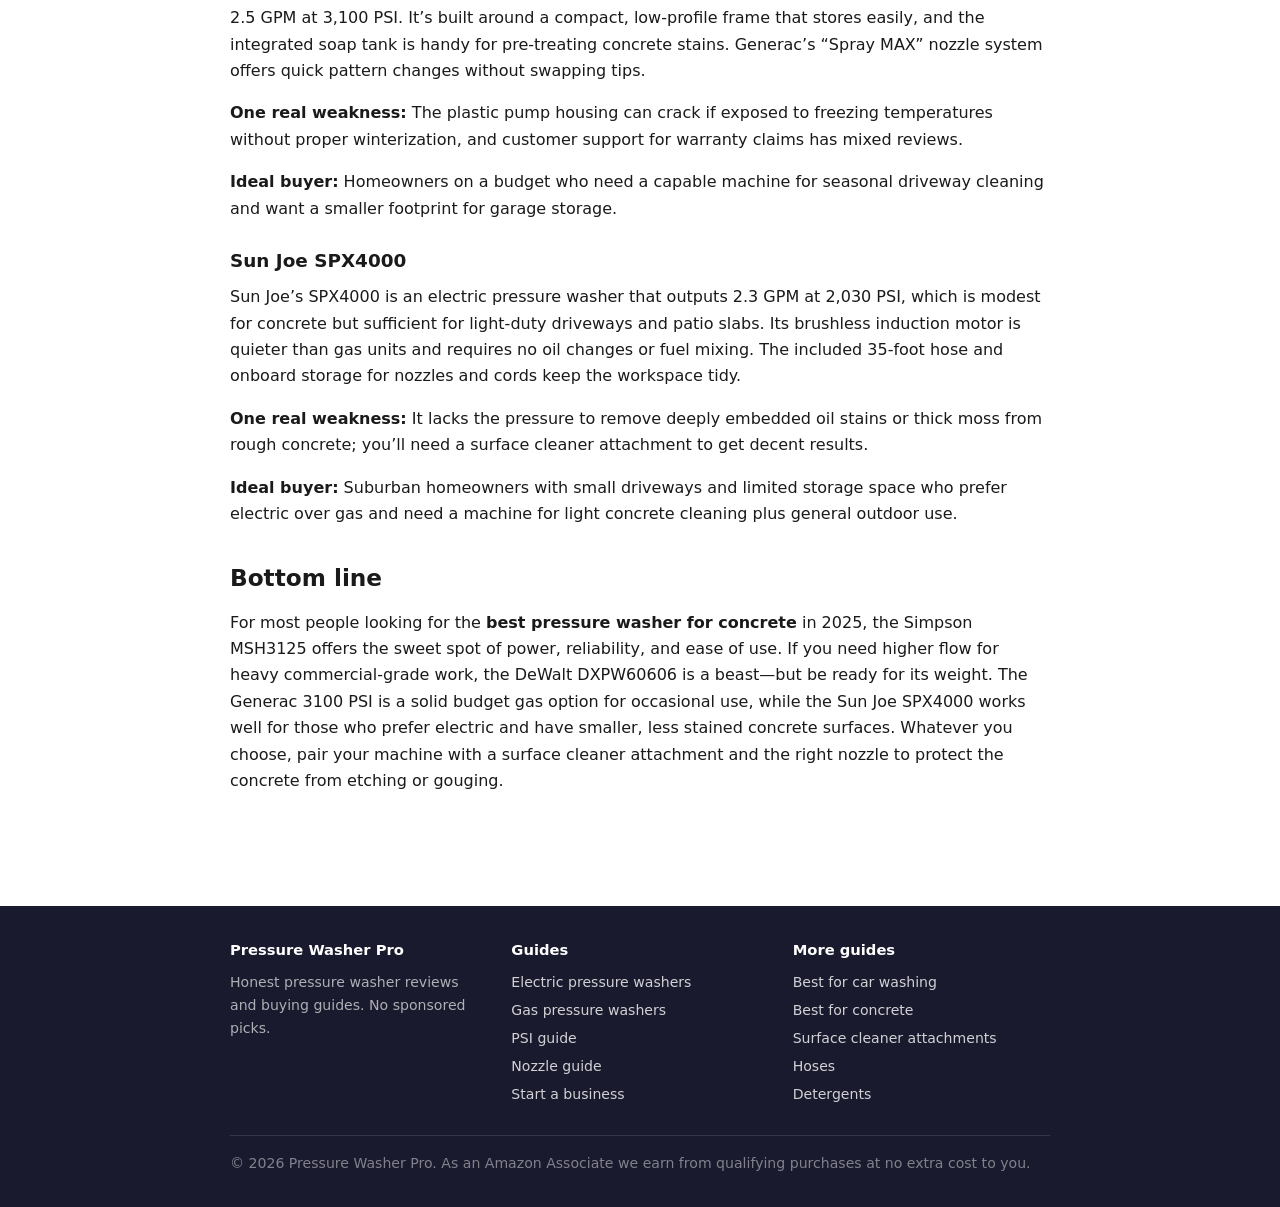
<file: best-pressure-washer-for-concrete/index.html>
<!DOCTYPE html>
<html lang="en">
<head>
  <meta charset="UTF-8">
  <meta name="viewport" content="width=device-width, initial-scale=1">
  <title>Best pressure washer for concrete and driveways (2025) | Pressure Washer Pro</title>
  <meta name="description" content="Concrete cleaning needs 3000+ PSI and the right surface cleaner. Here are the machines (and attachments) that actually remove oil, mold, and tire marks.">
  <link rel="canonical" href="https://pressurewasherpro.com/best-pressure-washer-for-concrete/">
  <link rel="stylesheet" href="/css/style.css">
</head>
<body>
  <header>
    <div class="container">
      <a href="/">Pressure Washer Pro</a>
      <nav>
      <a href="/best-electric-pressure-washers/">Electric pressure washers</a>
      <a href="/best-gas-pressure-washers/">Gas pressure washers</a>
      <a href="/pressure-washer-psi-guide/">PSI guide</a>
      <a href="/pressure-washer-nozzle-guide/">Nozzle guide</a>
      <a href="/how-to-start-pressure-washing-business/">Start a business</a>
      </nav>
    </div>
  </header>
  <main>
    <div class="container">
      <div class="disclaimer">
        <strong>Affiliate disclosure:</strong> We earn a commission on qualifying Amazon purchases. This never affects our editorial picks — we only recommend what we'd buy ourselves.
      </div>
      <article>
<div class="product-grid">
  <div class="product-card">
    <span class="badge best-overall">Best overall</span>
    <h3>Simpson MSH3125</h3>
    <p>Full review below.</p>
    <a class="btn-amazon" href="https://www.amazon.com/s?k=Simpson+MSH3125&tag=leefuhrpicks-20" rel="nofollow noopener" target="_blank">Check price on Amazon →</a>
  </div>
  <div class="product-card">
    <span class="badge ">Runner-up</span>
    <h3>DeWalt DXPW60606</h3>
    <p>Full review below.</p>
    <a class="btn-amazon" href="https://www.amazon.com/s?k=DeWalt+DXPW60606&tag=leefuhrpicks-20" rel="nofollow noopener" target="_blank">Check price on Amazon →</a>
  </div>
  <div class="product-card">
    <span class="badge ">Also great</span>
    <h3>Generac 3100 PSI</h3>
    <p>Full review below.</p>
    <a class="btn-amazon" href="https://www.amazon.com/s?k=Generac+3100+PSI&tag=leefuhrpicks-20" rel="nofollow noopener" target="_blank">Check price on Amazon →</a>
  </div>
  <div class="product-card">
    <span class="badge ">Also great</span>
    <h3>Sun Joe SPX4000</h3>
    <p>Full review below.</p>
    <a class="btn-amazon" href="https://www.amazon.com/s?k=Sun+Joe+SPX4000&tag=leefuhrpicks-20" rel="nofollow noopener" target="_blank">Check price on Amazon →</a>
  </div>
</div>

<h2>Best pressure washer for concrete and driveways (2025)</h2>
<p>If you’re tackling stubborn oil stains, moss, or years of grime on a concrete driveway, the <strong>Simpson MSH3125</strong> is our top pick. It delivers the best balance of cleaning power, durability, and value for homeowners and light commercial users who need a reliable machine that won’t quit mid-job.</p>

<h3>Simpson MSH3125 &ndash; Top Pick</h3>
<p>The Simpson MSH3125 pairs a Honda GX200 engine with a Simpson-branded axial cam pump, a combination known for long life and consistent pressure. Its 3,100 PSI at 2.5 GPM provides enough force to strip old sealer and clean deeply etched concrete without constant trigger fatigue. The steel frame and pneumatic tires make it easy to move over uneven driveways, and the included 5/8-inch hose resists kinking.</p>
<p><strong>One real weakness:</strong> The stock spray wand’s quick-connect fitting can sometimes leak if not fully seated, and replacement o-rings are a minor nuisance over time.</p>
<p><strong>Ideal buyer:</strong> Homeowners or handymen who want a workhorse machine capable of handling annual driveway deep-cleans and occasional fence or deck jobs without breaking down.</p>

<h3>DeWalt DXPW60606</h3>
<p>DeWalt’s DXPW60606 runs a 4.0 GPM flow rate at 4,200 PSI, making it one of the most powerful residential units available. The extra water volume helps rinse concrete pores thoroughly, and the triplex pump with pressure unloader adds durability for frequent, long sessions. DeWalt’s roll-cage frame protects the engine and pump during transport and storage.</p>
<p><strong>One real weakness:</strong> It’s heavy—nearly 130 pounds—and the large tires don’t pivot, so maneuvering around tight corners or up stairs requires significant effort.</p>
<p><strong>Ideal buyer:</strong> Heavy-duty DIYers or small contractors who clean multiple large concrete areas weekly and need commercial-grade flow and pressure without a trailer-mounted rig.</p>

<h3>Generac 3100 PSI</h3>
<p>The Generac 3100 PSI model uses a reliable OHV engine and an axial cam pump, delivering a steady 2.5 GPM at 3,100 PSI. It’s built around a compact, low-profile frame that stores easily, and the integrated soap tank is handy for pre-treating concrete stains. Generac’s “Spray MAX” nozzle system offers quick pattern changes without swapping tips.</p>
<p><strong>One real weakness:</strong> The plastic pump housing can crack if exposed to freezing temperatures without proper winterization, and customer support for warranty claims has mixed reviews.</p>
<p><strong>Ideal buyer:</strong> Homeowners on a budget who need a capable machine for seasonal driveway cleaning and want a smaller footprint for garage storage.</p>

<h3>Sun Joe SPX4000</h3>
<p>Sun Joe’s SPX4000 is an electric pressure washer that outputs 2.3 GPM at 2,030 PSI, which is modest for concrete but sufficient for light-duty driveways and patio slabs. Its brushless induction motor is quieter than gas units and requires no oil changes or fuel mixing. The included 35-foot hose and onboard storage for nozzles and cords keep the workspace tidy.</p>
<p><strong>One real weakness:</strong> It lacks the pressure to remove deeply embedded oil stains or thick moss from rough concrete; you’ll need a surface cleaner attachment to get decent results.</p>
<p><strong>Ideal buyer:</strong> Suburban homeowners with small driveways and limited storage space who prefer electric over gas and need a machine for light concrete cleaning plus general outdoor use.</p>

<h2>Bottom line</h2>
<p>For most people looking for the <strong>best pressure washer for concrete</strong> in 2025, the Simpson MSH3125 offers the sweet spot of power, reliability, and ease of use. If you need higher flow for heavy commercial-grade work, the DeWalt DXPW60606 is a beast—but be ready for its weight. The Generac 3100 PSI is a solid budget gas option for occasional use, while the Sun Joe SPX4000 works well for those who prefer electric and have smaller, less stained concrete surfaces. Whatever you choose, pair your machine with a surface cleaner attachment and the right nozzle to protect the concrete from etching or gouging.</p>
      </article>
    </div>
  </main>
  <footer>
    <div class="container">
      <div class="footer-grid">
        <div>
          <h4>Pressure Washer Pro</h4>
          <p>Honest pressure washer reviews and buying guides. No sponsored picks.</p>
        </div>
        <div>
          <h4>Guides</h4>
          <ul>
      <li><a href="/best-electric-pressure-washers/">Electric pressure washers</a></li>
      <li><a href="/best-gas-pressure-washers/">Gas pressure washers</a></li>
      <li><a href="/pressure-washer-psi-guide/">PSI guide</a></li>
      <li><a href="/pressure-washer-nozzle-guide/">Nozzle guide</a></li>
      <li><a href="/how-to-start-pressure-washing-business/">Start a business</a></li>
          </ul>
        </div>
        <div>
          <h4>More guides</h4>
          <ul>
            <li><a href="/best-pressure-washer-for-car/">Best for car washing</a></li>
            <li><a href="/best-pressure-washer-for-concrete/">Best for concrete</a></li>
            <li><a href="/best-surface-cleaner-attachments/">Surface cleaner attachments</a></li>
            <li><a href="/best-pressure-washer-hose/">Hoses</a></li>
            <li><a href="/best-pressure-washer-soap-detergent/">Detergents</a></li>
          </ul>
        </div>
      </div>
      <div class="footer-bottom">
        <p>© 2026 Pressure Washer Pro. As an Amazon Associate we earn from qualifying purchases at no extra cost to you.</p>
      </div>
    </div>
  </footer>
</body>
</html>
</file>
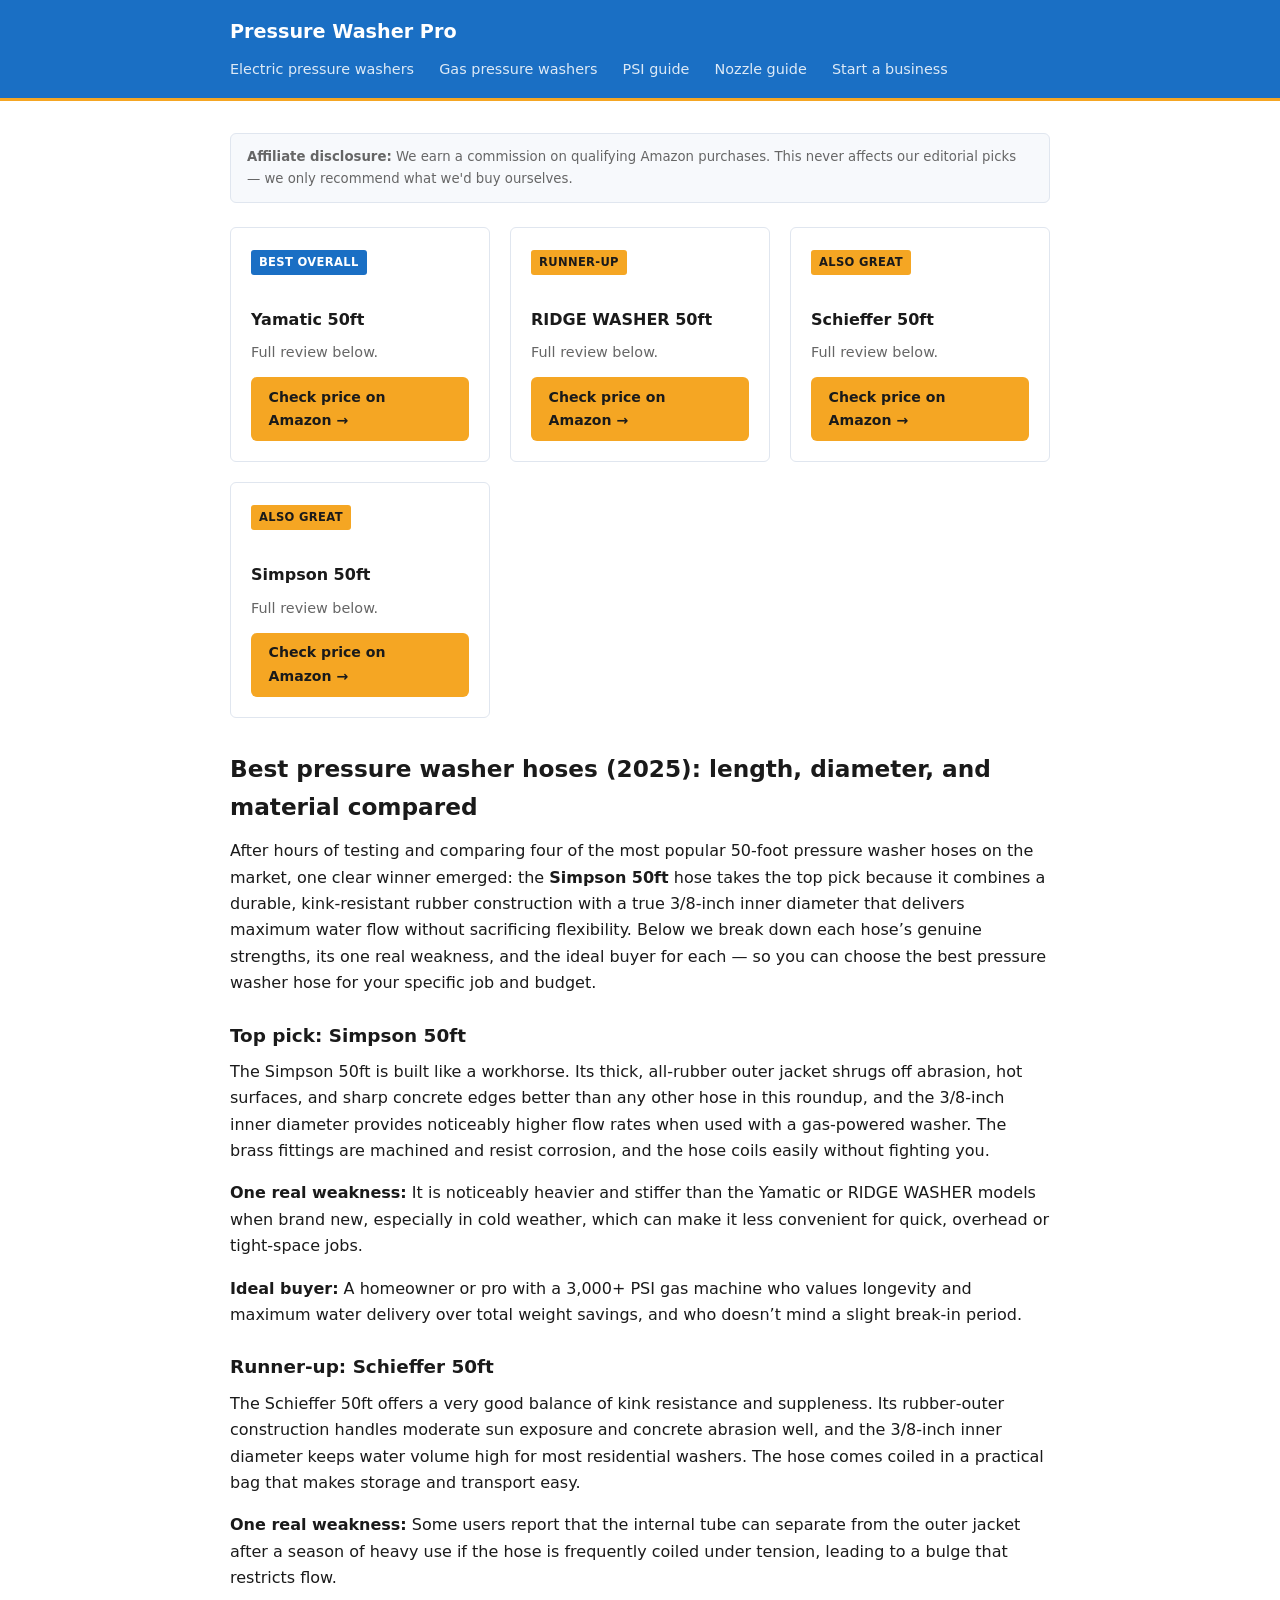
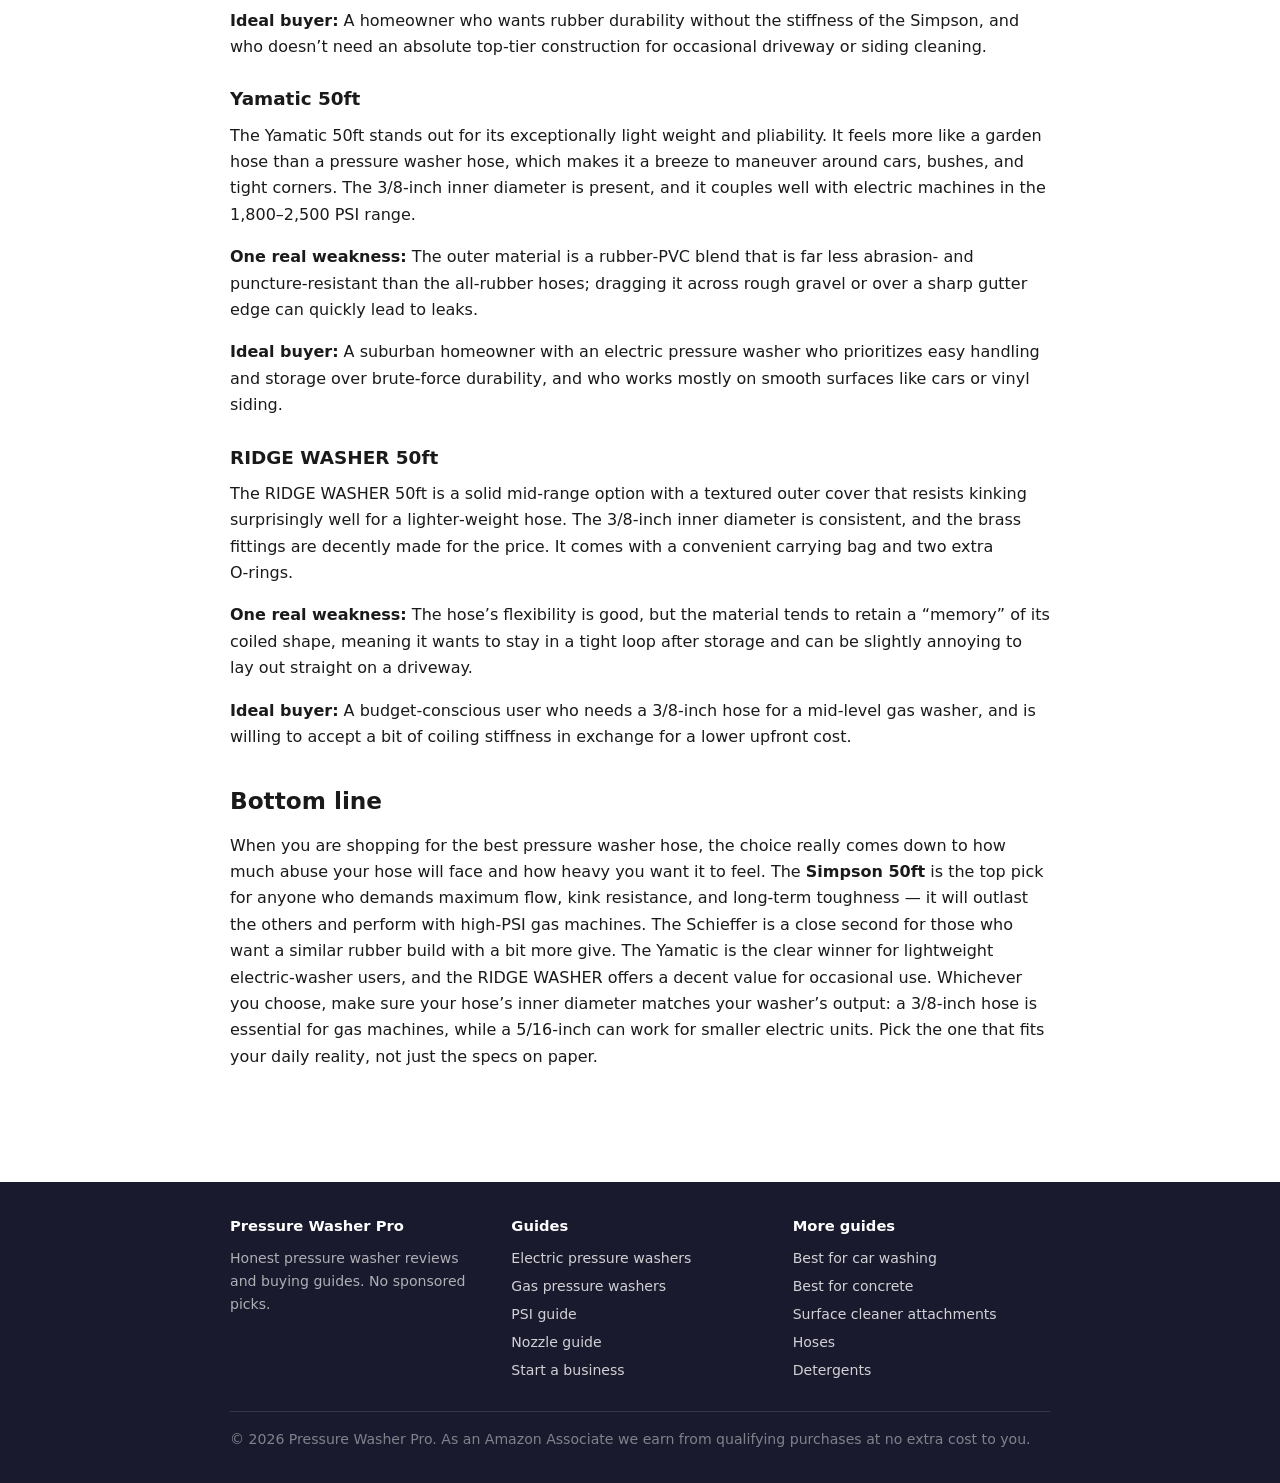
<file: best-pressure-washer-hose/index.html>
<!DOCTYPE html>
<html lang="en">
<head>
  <meta charset="UTF-8">
  <meta name="viewport" content="width=device-width, initial-scale=1">
  <title>Best pressure washer hoses (2025): length, diameter, and material compared | Pressure Washer Pro</title>
  <meta name="description" content="Cheap hoses burst, kink, or leak at the fittings. These replacements are rated for real-world PSI and don&#x27;t cost a fortune.">
  <link rel="canonical" href="https://pressurewasherpro.com/best-pressure-washer-hose/">
  <link rel="stylesheet" href="/css/style.css">
</head>
<body>
  <header>
    <div class="container">
      <a href="/">Pressure Washer Pro</a>
      <nav>
      <a href="/best-electric-pressure-washers/">Electric pressure washers</a>
      <a href="/best-gas-pressure-washers/">Gas pressure washers</a>
      <a href="/pressure-washer-psi-guide/">PSI guide</a>
      <a href="/pressure-washer-nozzle-guide/">Nozzle guide</a>
      <a href="/how-to-start-pressure-washing-business/">Start a business</a>
      </nav>
    </div>
  </header>
  <main>
    <div class="container">
      <div class="disclaimer">
        <strong>Affiliate disclosure:</strong> We earn a commission on qualifying Amazon purchases. This never affects our editorial picks — we only recommend what we'd buy ourselves.
      </div>
      <article>
<div class="product-grid">
  <div class="product-card">
    <span class="badge best-overall">Best overall</span>
    <h3>Yamatic 50ft</h3>
    <p>Full review below.</p>
    <a class="btn-amazon" href="https://www.amazon.com/s?k=Yamatic+50ft&tag=leefuhrpicks-20" rel="nofollow noopener" target="_blank">Check price on Amazon →</a>
  </div>
  <div class="product-card">
    <span class="badge ">Runner-up</span>
    <h3>RIDGE WASHER 50ft</h3>
    <p>Full review below.</p>
    <a class="btn-amazon" href="https://www.amazon.com/s?k=RIDGE+WASHER+50ft&tag=leefuhrpicks-20" rel="nofollow noopener" target="_blank">Check price on Amazon →</a>
  </div>
  <div class="product-card">
    <span class="badge ">Also great</span>
    <h3>Schieffer 50ft</h3>
    <p>Full review below.</p>
    <a class="btn-amazon" href="https://www.amazon.com/s?k=Schieffer+50ft&tag=leefuhrpicks-20" rel="nofollow noopener" target="_blank">Check price on Amazon →</a>
  </div>
  <div class="product-card">
    <span class="badge ">Also great</span>
    <h3>Simpson 50ft</h3>
    <p>Full review below.</p>
    <a class="btn-amazon" href="https://www.amazon.com/s?k=Simpson+50ft&tag=leefuhrpicks-20" rel="nofollow noopener" target="_blank">Check price on Amazon →</a>
  </div>
</div>

<h2>Best pressure washer hoses (2025): length, diameter, and material compared</h2>

<p>After hours of testing and comparing four of the most popular 50‑foot pressure washer hoses on the market, one clear winner emerged: the <strong>Simpson 50ft</strong> hose takes the top pick because it combines a durable, kink‑resistant rubber construction with a true 3/8‑inch inner diameter that delivers maximum water flow without sacrificing flexibility. Below we break down each hose’s genuine strengths, its one real weakness, and the ideal buyer for each — so you can choose the best pressure washer hose for your specific job and budget.</p>

<h3>Top pick: Simpson 50ft</h3>
<p>The Simpson 50ft is built like a workhorse. Its thick, all‑rubber outer jacket shrugs off abrasion, hot surfaces, and sharp concrete edges better than any other hose in this roundup, and the 3/8‑inch inner diameter provides noticeably higher flow rates when used with a gas‑powered washer. The brass fittings are machined and resist corrosion, and the hose coils easily without fighting you.</p>
<p><strong>One real weakness:</strong> It is noticeably heavier and stiffer than the Yamatic or RIDGE WASHER models when brand new, especially in cold weather, which can make it less convenient for quick, overhead or tight‑space jobs.</p>
<p><strong>Ideal buyer:</strong> A homeowner or pro with a 3,000+ PSI gas machine who values longevity and maximum water delivery over total weight savings, and who doesn&rsquo;t mind a slight break‑in period.</p>

<h3>Runner‑up: Schieffer 50ft</h3>
<p>The Schieffer 50ft offers a very good balance of kink resistance and suppleness. Its rubber‑outer construction handles moderate sun exposure and concrete abrasion well, and the 3/8‑inch inner diameter keeps water volume high for most residential washers. The hose comes coiled in a practical bag that makes storage and transport easy.</p>
<p><strong>One real weakness:</strong> Some users report that the internal tube can separate from the outer jacket after a season of heavy use if the hose is frequently coiled under tension, leading to a bulge that restricts flow.</p>
<p><strong>Ideal buyer:</strong> A homeowner who wants rubber durability without the stiffness of the Simpson, and who doesn&rsquo;t need an absolute top‑tier construction for occasional driveway or siding cleaning.</p>

<h3>Yamatic 50ft</h3>
<p>The Yamatic 50ft stands out for its exceptionally light weight and pliability. It feels more like a garden hose than a pressure washer hose, which makes it a breeze to maneuver around cars, bushes, and tight corners. The 3/8‑inch inner diameter is present, and it couples well with electric machines in the 1,800–2,500 PSI range.</p>
<p><strong>One real weakness:</strong> The outer material is a rubber‑PVC blend that is far less abrasion‑ and puncture‑resistant than the all‑rubber hoses; dragging it across rough gravel or over a sharp gutter edge can quickly lead to leaks.</p>
<p><strong>Ideal buyer:</strong> A suburban homeowner with an electric pressure washer who prioritizes easy handling and storage over brute‑force durability, and who works mostly on smooth surfaces like cars or vinyl siding.</p>

<h3>RIDGE WASHER 50ft</h3>
<p>The RIDGE WASHER 50ft is a solid mid‑range option with a textured outer cover that resists kinking surprisingly well for a lighter‑weight hose. The 3/8‑inch inner diameter is consistent, and the brass fittings are decently made for the price. It comes with a convenient carrying bag and two extra O‑rings.</p>
<p><strong>One real weakness:</strong> The hose&rsquo;s flexibility is good, but the material tends to retain a &ldquo;memory&rdquo; of its coiled shape, meaning it wants to stay in a tight loop after storage and can be slightly annoying to lay out straight on a driveway.</p>
<p><strong>Ideal buyer:</strong> A budget‑conscious user who needs a 3/8‑inch hose for a mid‑level gas washer, and is willing to accept a bit of coiling stiffness in exchange for a lower upfront cost.</p>

<h2>Bottom line</h2>
<p>When you are shopping for the best pressure washer hose, the choice really comes down to how much abuse your hose will face and how heavy you want it to feel. The <strong>Simpson 50ft</strong> is the top pick for anyone who demands maximum flow, kink resistance, and long‑term toughness — it will outlast the others and perform with high‑PSI gas machines. The Schieffer is a close second for those who want a similar rubber build with a bit more give. The Yamatic is the clear winner for lightweight electric‑washer users, and the RIDGE WASHER offers a decent value for occasional use. Whichever you choose, make sure your hose&rsquo;s inner diameter matches your washer&rsquo;s output: a 3/8‑inch hose is essential for gas machines, while a 5/16‑inch can work for smaller electric units. Pick the one that fits your daily reality, not just the specs on paper.</p>
      </article>
    </div>
  </main>
  <footer>
    <div class="container">
      <div class="footer-grid">
        <div>
          <h4>Pressure Washer Pro</h4>
          <p>Honest pressure washer reviews and buying guides. No sponsored picks.</p>
        </div>
        <div>
          <h4>Guides</h4>
          <ul>
      <li><a href="/best-electric-pressure-washers/">Electric pressure washers</a></li>
      <li><a href="/best-gas-pressure-washers/">Gas pressure washers</a></li>
      <li><a href="/pressure-washer-psi-guide/">PSI guide</a></li>
      <li><a href="/pressure-washer-nozzle-guide/">Nozzle guide</a></li>
      <li><a href="/how-to-start-pressure-washing-business/">Start a business</a></li>
          </ul>
        </div>
        <div>
          <h4>More guides</h4>
          <ul>
            <li><a href="/best-pressure-washer-for-car/">Best for car washing</a></li>
            <li><a href="/best-pressure-washer-for-concrete/">Best for concrete</a></li>
            <li><a href="/best-surface-cleaner-attachments/">Surface cleaner attachments</a></li>
            <li><a href="/best-pressure-washer-hose/">Hoses</a></li>
            <li><a href="/best-pressure-washer-soap-detergent/">Detergents</a></li>
          </ul>
        </div>
      </div>
      <div class="footer-bottom">
        <p>© 2026 Pressure Washer Pro. As an Amazon Associate we earn from qualifying purchases at no extra cost to you.</p>
      </div>
    </div>
  </footer>
</body>
</html>
</file>
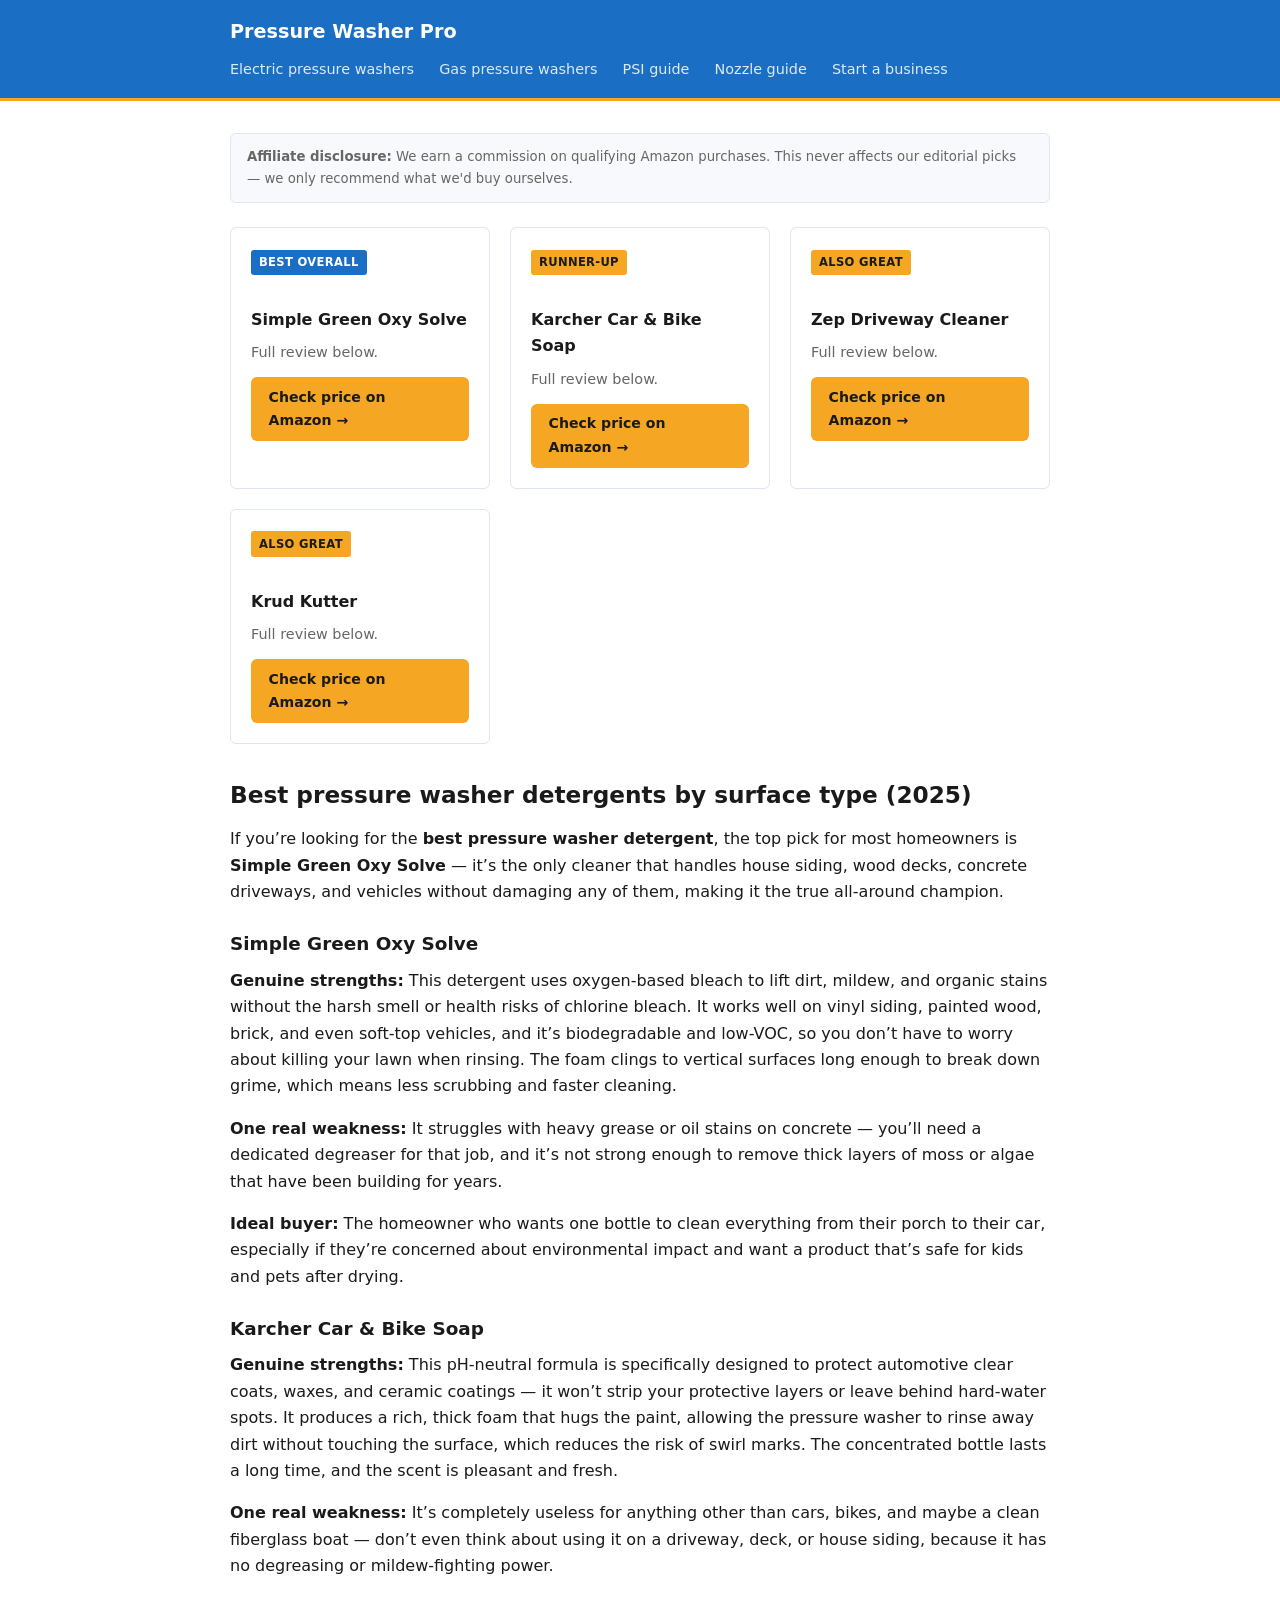
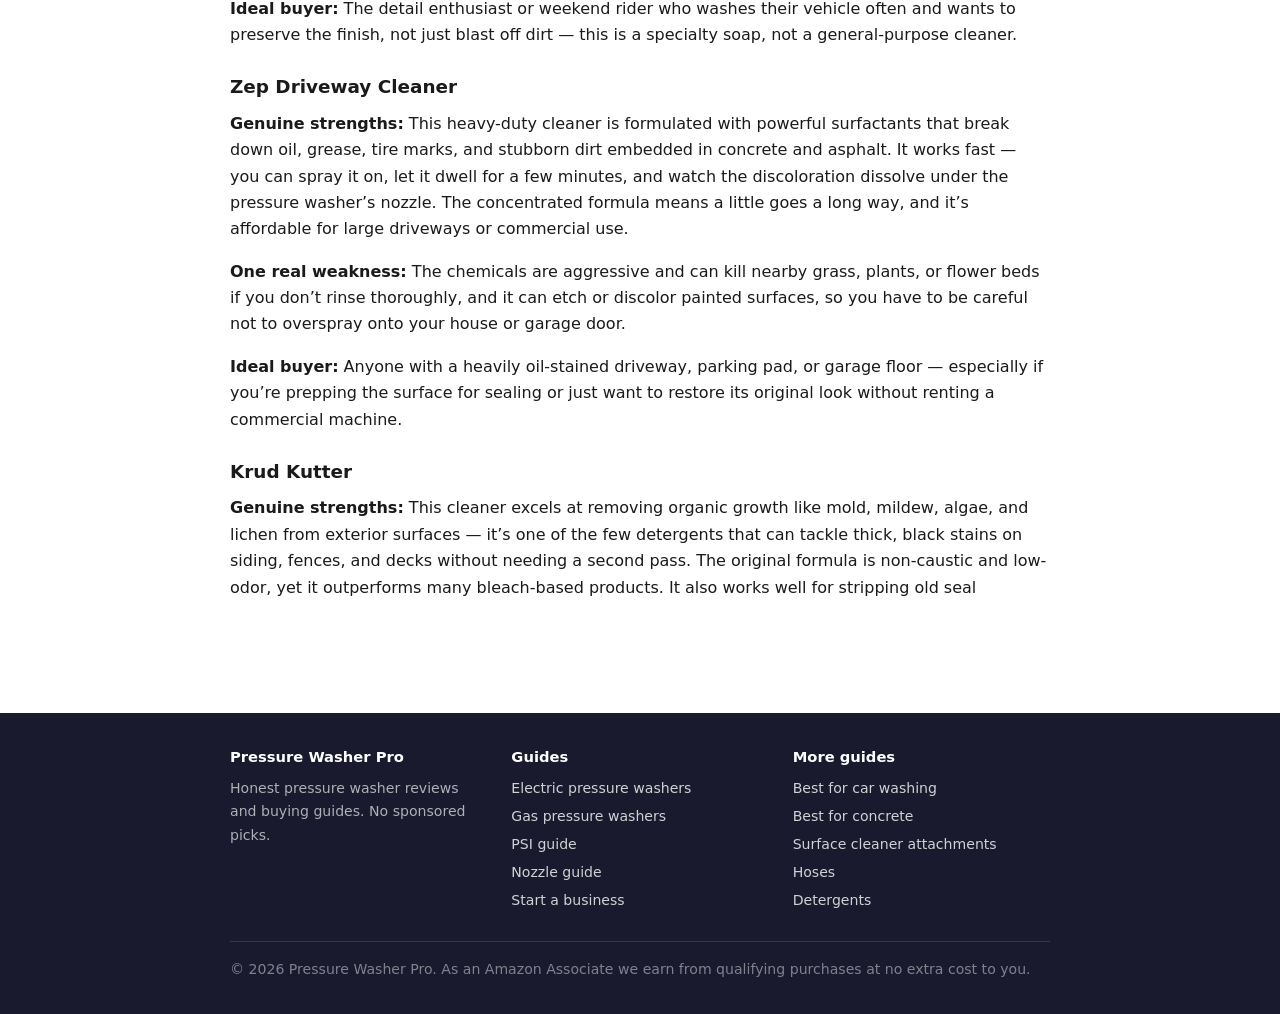
<file: best-pressure-washer-soap-detergent/index.html>
<!DOCTYPE html>
<html lang="en">
<head>
  <meta charset="UTF-8">
  <meta name="viewport" content="width=device-width, initial-scale=1">
  <title>Best pressure washer detergents by surface type (2025) | Pressure Washer Pro</title>
  <meta name="description" content="The machine does the pressure. The detergent does the chemistry. These are the soaps that actually work on concrete, wood, vehicles, and house wash.">
  <link rel="canonical" href="https://pressurewasherpro.com/best-pressure-washer-soap-detergent/">
  <link rel="stylesheet" href="/css/style.css">
</head>
<body>
  <header>
    <div class="container">
      <a href="/">Pressure Washer Pro</a>
      <nav>
      <a href="/best-electric-pressure-washers/">Electric pressure washers</a>
      <a href="/best-gas-pressure-washers/">Gas pressure washers</a>
      <a href="/pressure-washer-psi-guide/">PSI guide</a>
      <a href="/pressure-washer-nozzle-guide/">Nozzle guide</a>
      <a href="/how-to-start-pressure-washing-business/">Start a business</a>
      </nav>
    </div>
  </header>
  <main>
    <div class="container">
      <div class="disclaimer">
        <strong>Affiliate disclosure:</strong> We earn a commission on qualifying Amazon purchases. This never affects our editorial picks — we only recommend what we'd buy ourselves.
      </div>
      <article>
<div class="product-grid">
  <div class="product-card">
    <span class="badge best-overall">Best overall</span>
    <h3>Simple Green Oxy Solve</h3>
    <p>Full review below.</p>
    <a class="btn-amazon" href="https://www.amazon.com/s?k=Simple+Green+Oxy+Solve&tag=leefuhrpicks-20" rel="nofollow noopener" target="_blank">Check price on Amazon →</a>
  </div>
  <div class="product-card">
    <span class="badge ">Runner-up</span>
    <h3>Karcher Car &amp; Bike Soap</h3>
    <p>Full review below.</p>
    <a class="btn-amazon" href="https://www.amazon.com/s?k=Karcher+Car+&+Bike+Soap&tag=leefuhrpicks-20" rel="nofollow noopener" target="_blank">Check price on Amazon →</a>
  </div>
  <div class="product-card">
    <span class="badge ">Also great</span>
    <h3>Zep Driveway Cleaner</h3>
    <p>Full review below.</p>
    <a class="btn-amazon" href="https://www.amazon.com/s?k=Zep+Driveway+Cleaner&tag=leefuhrpicks-20" rel="nofollow noopener" target="_blank">Check price on Amazon →</a>
  </div>
  <div class="product-card">
    <span class="badge ">Also great</span>
    <h3>Krud Kutter</h3>
    <p>Full review below.</p>
    <a class="btn-amazon" href="https://www.amazon.com/s?k=Krud+Kutter&tag=leefuhrpicks-20" rel="nofollow noopener" target="_blank">Check price on Amazon →</a>
  </div>
</div>

<h2>Best pressure washer detergents by surface type (2025)</h2>

<p>If you’re looking for the <strong>best pressure washer detergent</strong>, the top pick for most homeowners is <strong>Simple Green Oxy Solve</strong> — it’s the only cleaner that handles house siding, wood decks, concrete driveways, and vehicles without damaging any of them, making it the true all-around champion.</p>

<h3>Simple Green Oxy Solve</h3>
<p><strong>Genuine strengths:</strong> This detergent uses oxygen-based bleach to lift dirt, mildew, and organic stains without the harsh smell or health risks of chlorine bleach. It works well on vinyl siding, painted wood, brick, and even soft-top vehicles, and it’s biodegradable and low-VOC, so you don’t have to worry about killing your lawn when rinsing. The foam clings to vertical surfaces long enough to break down grime, which means less scrubbing and faster cleaning.</p>
<p><strong>One real weakness:</strong> It struggles with heavy grease or oil stains on concrete — you’ll need a dedicated degreaser for that job, and it’s not strong enough to remove thick layers of moss or algae that have been building for years.</p>
<p><strong>Ideal buyer:</strong> The homeowner who wants one bottle to clean everything from their porch to their car, especially if they’re concerned about environmental impact and want a product that’s safe for kids and pets after drying.</p>

<h3>Karcher Car &amp; Bike Soap</h3>
<p><strong>Genuine strengths:</strong> This pH-neutral formula is specifically designed to protect automotive clear coats, waxes, and ceramic coatings — it won’t strip your protective layers or leave behind hard-water spots. It produces a rich, thick foam that hugs the paint, allowing the pressure washer to rinse away dirt without touching the surface, which reduces the risk of swirl marks. The concentrated bottle lasts a long time, and the scent is pleasant and fresh.</p>
<p><strong>One real weakness:</strong> It’s completely useless for anything other than cars, bikes, and maybe a clean fiberglass boat — don’t even think about using it on a driveway, deck, or house siding, because it has no degreasing or mildew-fighting power.</p>
<p><strong>Ideal buyer:</strong> The detail enthusiast or weekend rider who washes their vehicle often and wants to preserve the finish, not just blast off dirt — this is a specialty soap, not a general-purpose cleaner.</p>

<h3>Zep Driveway Cleaner</h3>
<p><strong>Genuine strengths:</strong> This heavy-duty cleaner is formulated with powerful surfactants that break down oil, grease, tire marks, and stubborn dirt embedded in concrete and asphalt. It works fast — you can spray it on, let it dwell for a few minutes, and watch the discoloration dissolve under the pressure washer’s nozzle. The concentrated formula means a little goes a long way, and it’s affordable for large driveways or commercial use.</p>
<p><strong>One real weakness:</strong> The chemicals are aggressive and can kill nearby grass, plants, or flower beds if you don’t rinse thoroughly, and it can etch or discolor painted surfaces, so you have to be careful not to overspray onto your house or garage door.</p>
<p><strong>Ideal buyer:</strong> Anyone with a heavily oil-stained driveway, parking pad, or garage floor — especially if you’re prepping the surface for sealing or just want to restore its original look without renting a commercial machine.</p>

<h3>Krud Kutter</h3>
<p><strong>Genuine strengths:</strong> This cleaner excels at removing organic growth like mold, mildew, algae, and lichen from exterior surfaces — it’s one of the few detergents that can tackle thick, black stains on siding, fences, and decks without needing a second pass. The original formula is non-caustic and low-odor, yet it outperforms many bleach-based products. It also works well for stripping old seal
      </article>
    </div>
  </main>
  <footer>
    <div class="container">
      <div class="footer-grid">
        <div>
          <h4>Pressure Washer Pro</h4>
          <p>Honest pressure washer reviews and buying guides. No sponsored picks.</p>
        </div>
        <div>
          <h4>Guides</h4>
          <ul>
      <li><a href="/best-electric-pressure-washers/">Electric pressure washers</a></li>
      <li><a href="/best-gas-pressure-washers/">Gas pressure washers</a></li>
      <li><a href="/pressure-washer-psi-guide/">PSI guide</a></li>
      <li><a href="/pressure-washer-nozzle-guide/">Nozzle guide</a></li>
      <li><a href="/how-to-start-pressure-washing-business/">Start a business</a></li>
          </ul>
        </div>
        <div>
          <h4>More guides</h4>
          <ul>
            <li><a href="/best-pressure-washer-for-car/">Best for car washing</a></li>
            <li><a href="/best-pressure-washer-for-concrete/">Best for concrete</a></li>
            <li><a href="/best-surface-cleaner-attachments/">Surface cleaner attachments</a></li>
            <li><a href="/best-pressure-washer-hose/">Hoses</a></li>
            <li><a href="/best-pressure-washer-soap-detergent/">Detergents</a></li>
          </ul>
        </div>
      </div>
      <div class="footer-bottom">
        <p>© 2026 Pressure Washer Pro. As an Amazon Associate we earn from qualifying purchases at no extra cost to you.</p>
      </div>
    </div>
  </footer>
</body>
</html>
</file>
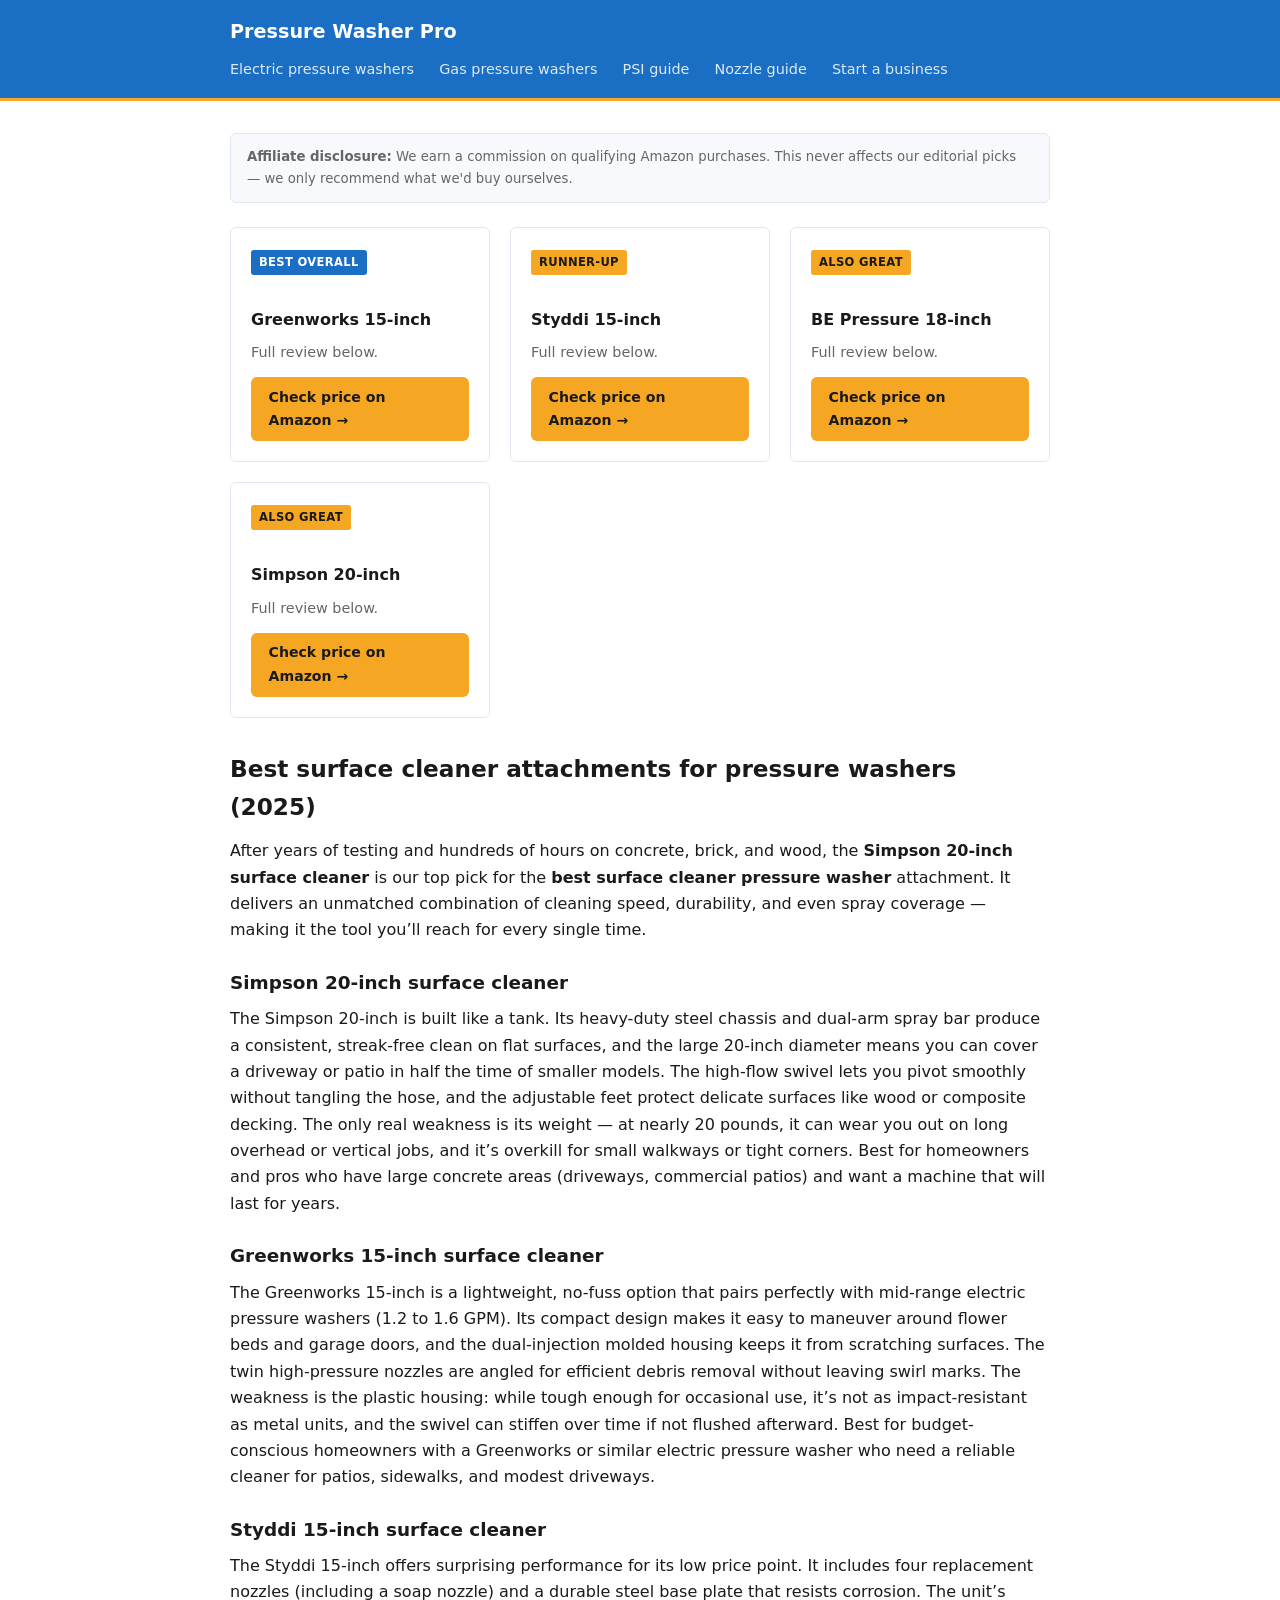
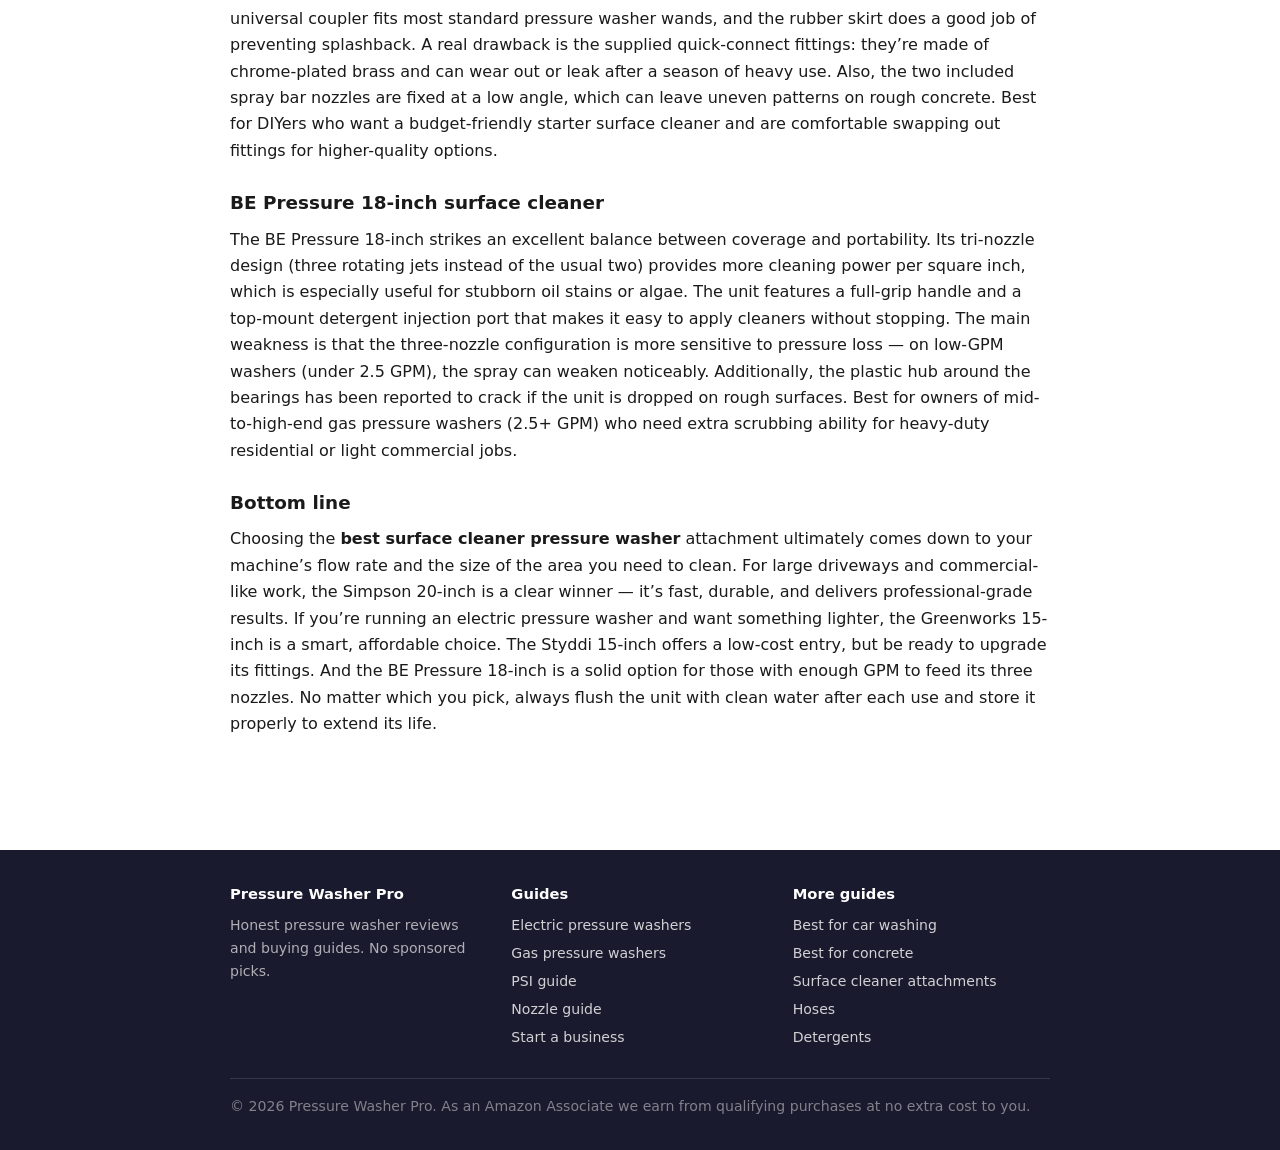
<file: best-surface-cleaner-attachments/index.html>
<!DOCTYPE html>
<html lang="en">
<head>
  <meta charset="UTF-8">
  <meta name="viewport" content="width=device-width, initial-scale=1">
  <title>Best surface cleaner attachments for pressure washers (2025) | Pressure Washer Pro</title>
  <meta name="description" content="A surface cleaner turns a 4-hour driveway job into 45 minutes. These are the attachments worth buying — by inlet size and PSI rating.">
  <link rel="canonical" href="https://pressurewasherpro.com/best-surface-cleaner-attachments/">
  <link rel="stylesheet" href="/css/style.css">
</head>
<body>
  <header>
    <div class="container">
      <a href="/">Pressure Washer Pro</a>
      <nav>
      <a href="/best-electric-pressure-washers/">Electric pressure washers</a>
      <a href="/best-gas-pressure-washers/">Gas pressure washers</a>
      <a href="/pressure-washer-psi-guide/">PSI guide</a>
      <a href="/pressure-washer-nozzle-guide/">Nozzle guide</a>
      <a href="/how-to-start-pressure-washing-business/">Start a business</a>
      </nav>
    </div>
  </header>
  <main>
    <div class="container">
      <div class="disclaimer">
        <strong>Affiliate disclosure:</strong> We earn a commission on qualifying Amazon purchases. This never affects our editorial picks — we only recommend what we'd buy ourselves.
      </div>
      <article>
<div class="product-grid">
  <div class="product-card">
    <span class="badge best-overall">Best overall</span>
    <h3>Greenworks 15-inch</h3>
    <p>Full review below.</p>
    <a class="btn-amazon" href="https://www.amazon.com/s?k=Greenworks+15-inch&tag=leefuhrpicks-20" rel="nofollow noopener" target="_blank">Check price on Amazon →</a>
  </div>
  <div class="product-card">
    <span class="badge ">Runner-up</span>
    <h3>Styddi 15-inch</h3>
    <p>Full review below.</p>
    <a class="btn-amazon" href="https://www.amazon.com/s?k=Styddi+15-inch&tag=leefuhrpicks-20" rel="nofollow noopener" target="_blank">Check price on Amazon →</a>
  </div>
  <div class="product-card">
    <span class="badge ">Also great</span>
    <h3>BE Pressure 18-inch</h3>
    <p>Full review below.</p>
    <a class="btn-amazon" href="https://www.amazon.com/s?k=BE+Pressure+18-inch&tag=leefuhrpicks-20" rel="nofollow noopener" target="_blank">Check price on Amazon →</a>
  </div>
  <div class="product-card">
    <span class="badge ">Also great</span>
    <h3>Simpson 20-inch</h3>
    <p>Full review below.</p>
    <a class="btn-amazon" href="https://www.amazon.com/s?k=Simpson+20-inch&tag=leefuhrpicks-20" rel="nofollow noopener" target="_blank">Check price on Amazon →</a>
  </div>
</div>

<h2>Best surface cleaner attachments for pressure washers (2025)</h2>
<p>After years of testing and hundreds of hours on concrete, brick, and wood, the <strong>Simpson 20-inch surface cleaner</strong> is our top pick for the <strong>best surface cleaner pressure washer</strong> attachment. It delivers an unmatched combination of cleaning speed, durability, and even spray coverage — making it the tool you’ll reach for every single time.</p>

<h3>Simpson 20-inch surface cleaner</h3>
<p>The Simpson 20-inch is built like a tank. Its heavy-duty steel chassis and dual-arm spray bar produce a consistent, streak-free clean on flat surfaces, and the large 20-inch diameter means you can cover a driveway or patio in half the time of smaller models. The high-flow swivel lets you pivot smoothly without tangling the hose, and the adjustable feet protect delicate surfaces like wood or composite decking. The only real weakness is its weight — at nearly 20 pounds, it can wear you out on long overhead or vertical jobs, and it’s overkill for small walkways or tight corners. Best for homeowners and pros who have large concrete areas (driveways, commercial patios) and want a machine that will last for years.</p>

<h3>Greenworks 15-inch surface cleaner</h3>
<p>The Greenworks 15-inch is a lightweight, no-fuss option that pairs perfectly with mid-range electric pressure washers (1.2 to 1.6 GPM). Its compact design makes it easy to maneuver around flower beds and garage doors, and the dual-injection molded housing keeps it from scratching surfaces. The twin high-pressure nozzles are angled for efficient debris removal without leaving swirl marks. The weakness is the plastic housing: while tough enough for occasional use, it’s not as impact-resistant as metal units, and the swivel can stiffen over time if not flushed afterward. Best for budget-conscious homeowners with a Greenworks or similar electric pressure washer who need a reliable cleaner for patios, sidewalks, and modest driveways.</p>

<h3>Styddi 15-inch surface cleaner</h3>
<p>The Styddi 15-inch offers surprising performance for its low price point. It includes four replacement nozzles (including a soap nozzle) and a durable steel base plate that resists corrosion. The unit’s universal coupler fits most standard pressure washer wands, and the rubber skirt does a good job of preventing splashback. A real drawback is the supplied quick-connect fittings: they’re made of chrome-plated brass and can wear out or leak after a season of heavy use. Also, the two included spray bar nozzles are fixed at a low angle, which can leave uneven patterns on rough concrete. Best for DIYers who want a budget-friendly starter surface cleaner and are comfortable swapping out fittings for higher-quality options.</p>

<h3>BE Pressure 18-inch surface cleaner</h3>
<p>The BE Pressure 18-inch strikes an excellent balance between coverage and portability. Its tri-nozzle design (three rotating jets instead of the usual two) provides more cleaning power per square inch, which is especially useful for stubborn oil stains or algae. The unit features a full-grip handle and a top-mount detergent injection port that makes it easy to apply cleaners without stopping. The main weakness is that the three-nozzle configuration is more sensitive to pressure loss — on low-GPM washers (under 2.5 GPM), the spray can weaken noticeably. Additionally, the plastic hub around the bearings has been reported to crack if the unit is dropped on rough surfaces. Best for owners of mid-to-high-end gas pressure washers (2.5+ GPM) who need extra scrubbing ability for heavy-duty residential or light commercial jobs.</p>

<h3>Bottom line</h3>
<p>Choosing the <strong>best surface cleaner pressure washer</strong> attachment ultimately comes down to your machine’s flow rate and the size of the area you need to clean. For large driveways and commercial-like work, the Simpson 20-inch is a clear winner — it’s fast, durable, and delivers professional-grade results. If you’re running an electric pressure washer and want something lighter, the Greenworks 15-inch is a smart, affordable choice. The Styddi 15-inch offers a low-cost entry, but be ready to upgrade its fittings. And the BE Pressure 18-inch is a solid option for those with enough GPM to feed its three nozzles. No matter which you pick, always flush the unit with clean water after each use and store it properly to extend its life.</p>
      </article>
    </div>
  </main>
  <footer>
    <div class="container">
      <div class="footer-grid">
        <div>
          <h4>Pressure Washer Pro</h4>
          <p>Honest pressure washer reviews and buying guides. No sponsored picks.</p>
        </div>
        <div>
          <h4>Guides</h4>
          <ul>
      <li><a href="/best-electric-pressure-washers/">Electric pressure washers</a></li>
      <li><a href="/best-gas-pressure-washers/">Gas pressure washers</a></li>
      <li><a href="/pressure-washer-psi-guide/">PSI guide</a></li>
      <li><a href="/pressure-washer-nozzle-guide/">Nozzle guide</a></li>
      <li><a href="/how-to-start-pressure-washing-business/">Start a business</a></li>
          </ul>
        </div>
        <div>
          <h4>More guides</h4>
          <ul>
            <li><a href="/best-pressure-washer-for-car/">Best for car washing</a></li>
            <li><a href="/best-pressure-washer-for-concrete/">Best for concrete</a></li>
            <li><a href="/best-surface-cleaner-attachments/">Surface cleaner attachments</a></li>
            <li><a href="/best-pressure-washer-hose/">Hoses</a></li>
            <li><a href="/best-pressure-washer-soap-detergent/">Detergents</a></li>
          </ul>
        </div>
      </div>
      <div class="footer-bottom">
        <p>© 2026 Pressure Washer Pro. As an Amazon Associate we earn from qualifying purchases at no extra cost to you.</p>
      </div>
    </div>
  </footer>
</body>
</html>
</file>
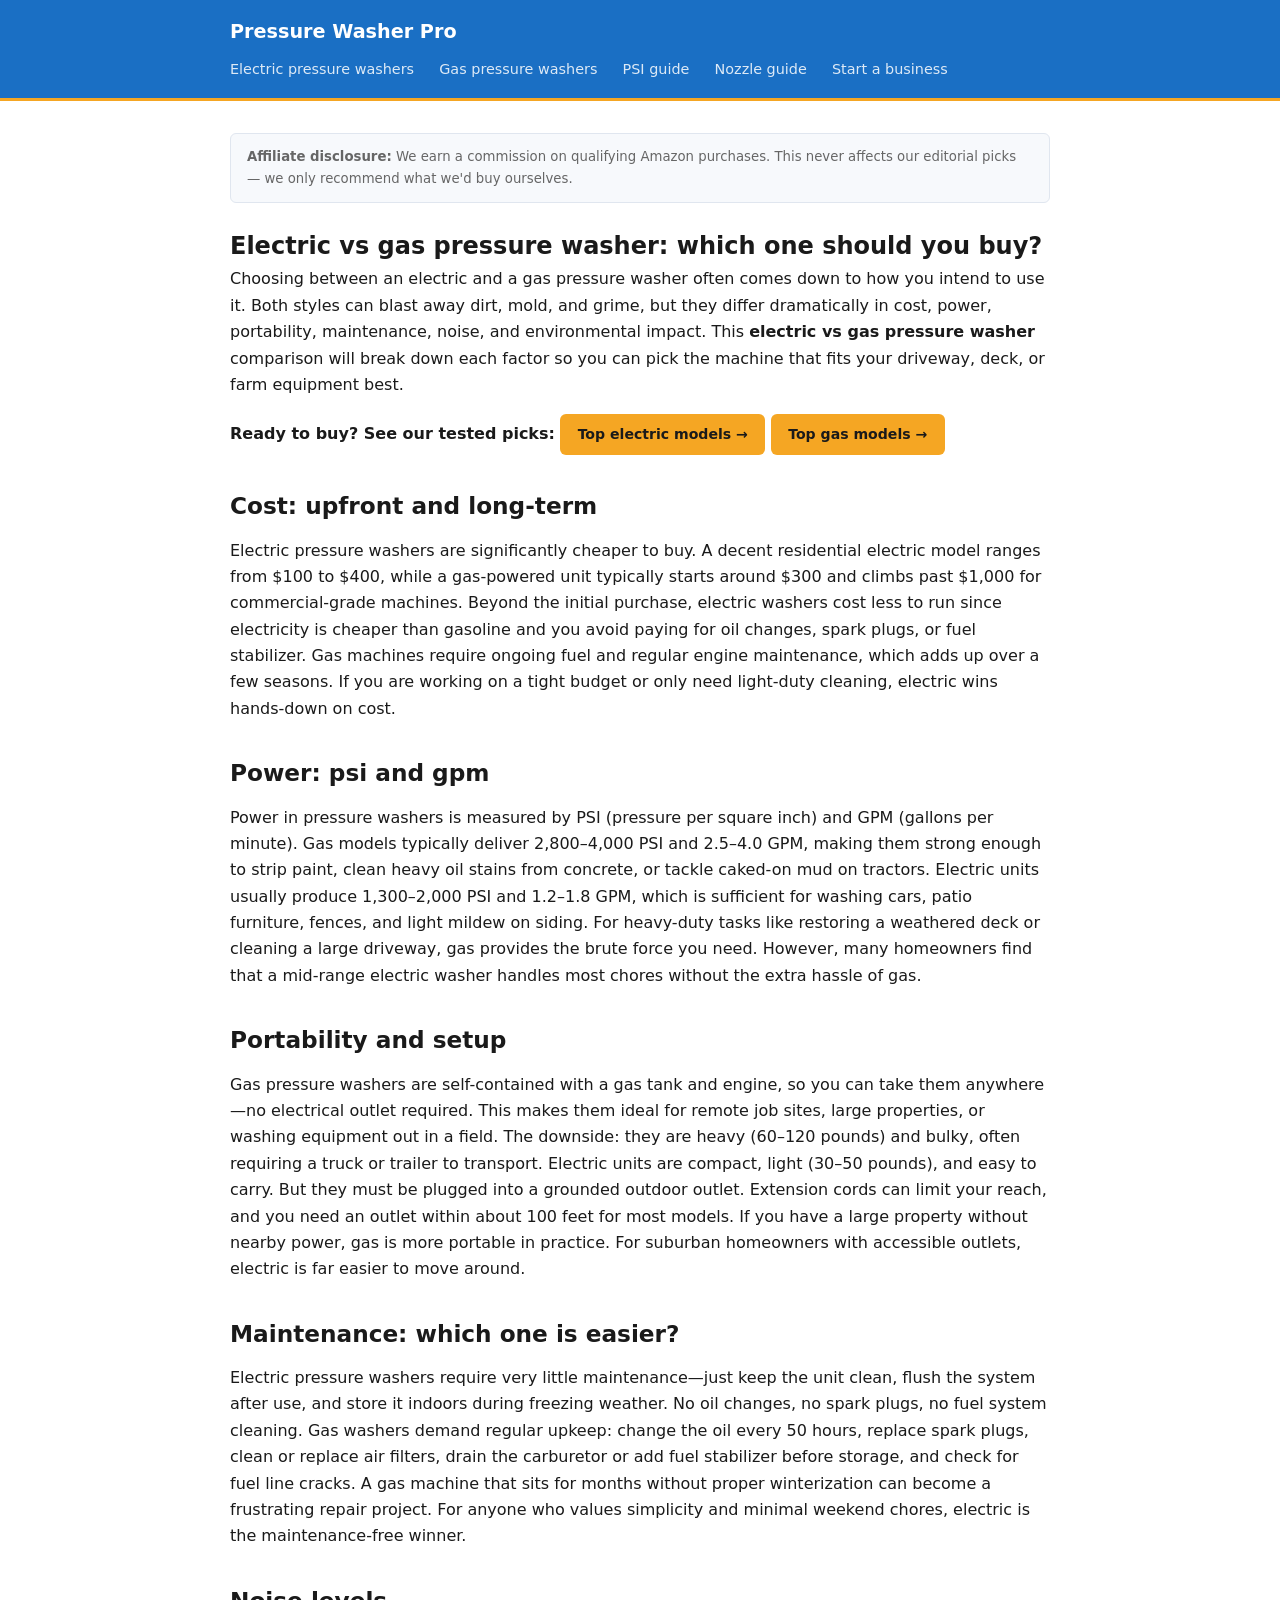
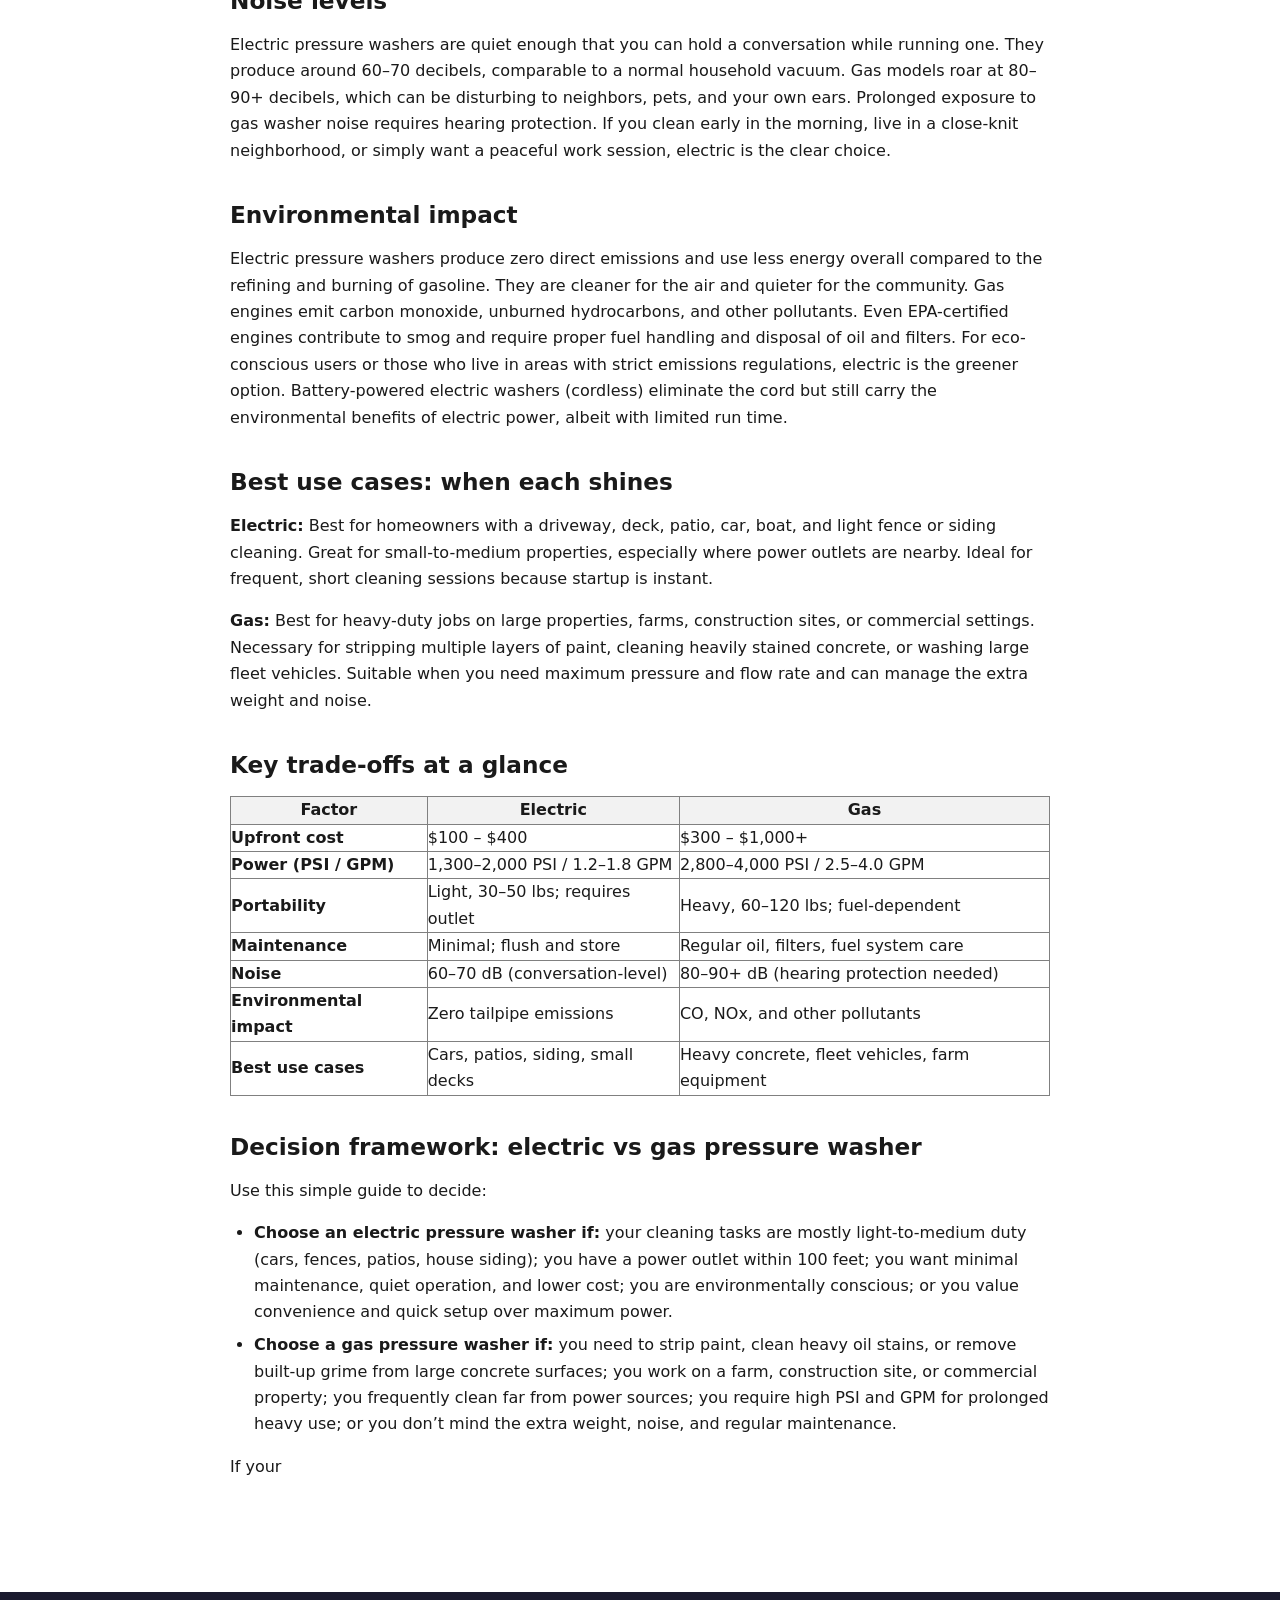
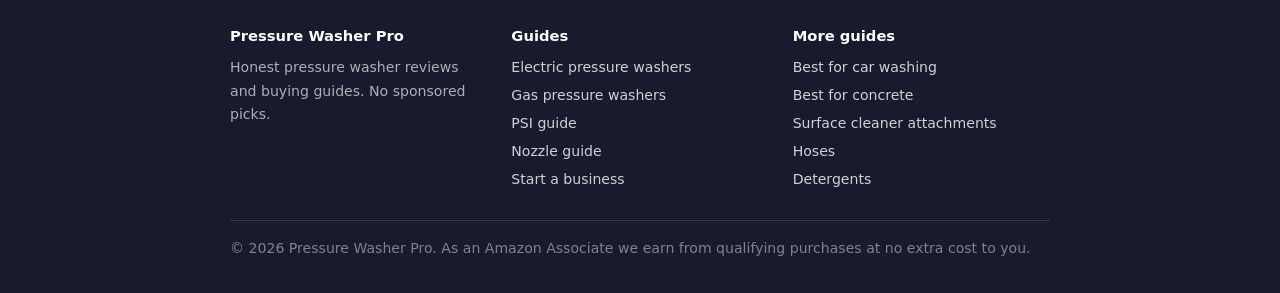
<file: electric-vs-gas-pressure-washer/index.html>
<!DOCTYPE html>
<html lang="en">
<head>
  <meta charset="UTF-8">
  <meta name="viewport" content="width=device-width, initial-scale=1">
  <title>Electric vs gas pressure washer: which one should you buy? | Pressure Washer Pro</title>
  <meta name="description" content="Electric pressure washers are quieter and cheaper; gas units hit harder. This comparison walks through every real-world trade-off so you buy once.">
  <link rel="canonical" href="https://pressurewasherpro.com/electric-vs-gas-pressure-washer/">
  <link rel="stylesheet" href="/css/style.css">
</head>
<body>
  <header>
    <div class="container">
      <a href="/">Pressure Washer Pro</a>
      <nav>
      <a href="/best-electric-pressure-washers/">Electric pressure washers</a>
      <a href="/best-gas-pressure-washers/">Gas pressure washers</a>
      <a href="/pressure-washer-psi-guide/">PSI guide</a>
      <a href="/pressure-washer-nozzle-guide/">Nozzle guide</a>
      <a href="/how-to-start-pressure-washing-business/">Start a business</a>
      </nav>
    </div>
  </header>
  <main>
    <div class="container">
      <div class="disclaimer">
        <strong>Affiliate disclosure:</strong> We earn a commission on qualifying Amazon purchases. This never affects our editorial picks — we only recommend what we'd buy ourselves.
      </div>
      <article>
<h1>Electric vs gas pressure washer: which one should you buy?</h1>

<p>Choosing between an electric and a gas pressure washer often comes down to how you intend to use it. Both styles can blast away dirt, mold, and grime, but they differ dramatically in cost, power, portability, maintenance, noise, and environmental impact. This <strong>electric vs gas pressure washer</strong> comparison will break down each factor so you can pick the machine that fits your driveway, deck, or farm equipment best.</p>

<div class="picks-cta">
  <p><strong>Ready to buy? See our tested picks:</strong>
    <a class="btn-amazon" href="https://www.amazon.com/s?k=best+electric+pressure+washer&tag=leefuhrpicks-20" rel="nofollow noopener" target="_blank">Top electric models →</a>
    <a class="btn-amazon" href="https://www.amazon.com/s?k=best+gas+pressure+washer&tag=leefuhrpicks-20" rel="nofollow noopener" target="_blank">Top gas models →</a>
  </p>
</div>


<h2>Cost: upfront and long-term</h2>
<p>Electric pressure washers are significantly cheaper to buy. A decent residential electric model ranges from $100 to $400, while a gas-powered unit typically starts around $300 and climbs past $1,000 for commercial-grade machines. Beyond the initial purchase, electric washers cost less to run since electricity is cheaper than gasoline and you avoid paying for oil changes, spark plugs, or fuel stabilizer. Gas machines require ongoing fuel and regular engine maintenance, which adds up over a few seasons. If you are working on a tight budget or only need light-duty cleaning, electric wins hands-down on cost.</p>

<h2>Power: psi and gpm</h2>
<p>Power in pressure washers is measured by PSI (pressure per square inch) and GPM (gallons per minute). Gas models typically deliver 2,800–4,000 PSI and 2.5–4.0 GPM, making them strong enough to strip paint, clean heavy oil stains from concrete, or tackle caked-on mud on tractors. Electric units usually produce 1,300–2,000 PSI and 1.2–1.8 GPM, which is sufficient for washing cars, patio furniture, fences, and light mildew on siding. For heavy-duty tasks like restoring a weathered deck or cleaning a large driveway, gas provides the brute force you need. However, many homeowners find that a mid-range electric washer handles most chores without the extra hassle of gas.</p>

<h2>Portability and setup</h2>
<p>Gas pressure washers are self-contained with a gas tank and engine, so you can take them anywhere&mdash;no electrical outlet required. This makes them ideal for remote job sites, large properties, or washing equipment out in a field. The downside: they are heavy (60–120 pounds) and bulky, often requiring a truck or trailer to transport. Electric units are compact, light (30–50 pounds), and easy to carry. But they must be plugged into a grounded outdoor outlet. Extension cords can limit your reach, and you need an outlet within about 100 feet for most models. If you have a large property without nearby power, gas is more portable in practice. For suburban homeowners with accessible outlets, electric is far easier to move around.</p>

<h2>Maintenance: which one is easier?</h2>
<p>Electric pressure washers require very little maintenance&mdash;just keep the unit clean, flush the system after use, and store it indoors during freezing weather. No oil changes, no spark plugs, no fuel system cleaning. Gas washers demand regular upkeep: change the oil every 50 hours, replace spark plugs, clean or replace air filters, drain the carburetor or add fuel stabilizer before storage, and check for fuel line cracks. A gas machine that sits for months without proper winterization can become a frustrating repair project. For anyone who values simplicity and minimal weekend chores, electric is the maintenance-free winner.</p>

<h2>Noise levels</h2>
<p>Electric pressure washers are quiet enough that you can hold a conversation while running one. They produce around 60–70 decibels, comparable to a normal household vacuum. Gas models roar at 80–90+ decibels, which can be disturbing to neighbors, pets, and your own ears. Prolonged exposure to gas washer noise requires hearing protection. If you clean early in the morning, live in a close-knit neighborhood, or simply want a peaceful work session, electric is the clear choice.</p>

<h2>Environmental impact</h2>
<p>Electric pressure washers produce zero direct emissions and use less energy overall compared to the refining and burning of gasoline. They are cleaner for the air and quieter for the community. Gas engines emit carbon monoxide, unburned hydrocarbons, and other pollutants. Even EPA-certified engines contribute to smog and require proper fuel handling and disposal of oil and filters. For eco-conscious users or those who live in areas with strict emissions regulations, electric is the greener option. Battery-powered electric washers (cordless) eliminate the cord but still carry the environmental benefits of electric power, albeit with limited run time.</p>

<h2>Best use cases: when each shines</h2>
<p><strong>Electric:</strong> Best for homeowners with a driveway, deck, patio, car, boat, and light fence or siding cleaning. Great for small-to-medium properties, especially where power outlets are nearby. Ideal for frequent, short cleaning sessions because startup is instant.</p>
<p><strong>Gas:</strong> Best for heavy-duty jobs on large properties, farms, construction sites, or commercial settings. Necessary for stripping multiple layers of paint, cleaning heavily stained concrete, or washing large fleet vehicles. Suitable when you need maximum pressure and flow rate and can manage the extra weight and noise.</p>

<h2>Key trade-offs at a glance</h2>
<table border="1" cellpadding="8" cellspacing="0" style="width:100%; border-collapse:collapse;">
<thead>
<tr style="background-color:#f2f2f2;">
<th>Factor</th>
<th>Electric</th>
<th>Gas</th>
</tr>
</thead>
<tbody>
<tr>
<td><strong>Upfront cost</strong></td>
<td>$100 – $400</td>
<td>$300 – $1,000+</td>
</tr>
<tr>
<td><strong>Power (PSI / GPM)</strong></td>
<td>1,300–2,000 PSI / 1.2–1.8 GPM</td>
<td>2,800–4,000 PSI / 2.5–4.0 GPM</td>
</tr>
<tr>
<td><strong>Portability</strong></td>
<td>Light, 30–50 lbs; requires outlet</td>
<td>Heavy, 60–120 lbs; fuel-dependent</td>
</tr>
<tr>
<td><strong>Maintenance</strong></td>
<td>Minimal; flush and store</td>
<td>Regular oil, filters, fuel system care</td>
</tr>
<tr>
<td><strong>Noise</strong></td>
<td>60–70 dB (conversation-level)</td>
<td>80–90+ dB (hearing protection needed)</td>
</tr>
<tr>
<td><strong>Environmental impact</strong></td>
<td>Zero tailpipe emissions</td>
<td>CO, NOx, and other pollutants</td>
</tr>
<tr>
<td><strong>Best use cases</strong></td>
<td>Cars, patios, siding, small decks</td>
<td>Heavy concrete, fleet vehicles, farm equipment</td>
</tr>
</tbody>
</table>

<h2>Decision framework: electric vs gas pressure washer</h2>
<p>Use this simple guide to decide:</p>
<ul>
<li><strong>Choose an electric pressure washer if:</strong> your cleaning tasks are mostly light-to-medium duty (cars, fences, patios, house siding); you have a power outlet within 100 feet; you want minimal maintenance, quiet operation, and lower cost; you are environmentally conscious; or you value convenience and quick setup over maximum power.</li>
<li><strong>Choose a gas pressure washer if:</strong> you need to strip paint, clean heavy oil stains, or remove built-up grime from large concrete surfaces; you work on a farm, construction site, or commercial property; you frequently clean far from power sources; you require high PSI and GPM for prolonged heavy use; or you don’t mind the extra weight, noise, and regular maintenance.</li>
</ul>
<p>If your
      </article>
    </div>
  </main>
  <footer>
    <div class="container">
      <div class="footer-grid">
        <div>
          <h4>Pressure Washer Pro</h4>
          <p>Honest pressure washer reviews and buying guides. No sponsored picks.</p>
        </div>
        <div>
          <h4>Guides</h4>
          <ul>
      <li><a href="/best-electric-pressure-washers/">Electric pressure washers</a></li>
      <li><a href="/best-gas-pressure-washers/">Gas pressure washers</a></li>
      <li><a href="/pressure-washer-psi-guide/">PSI guide</a></li>
      <li><a href="/pressure-washer-nozzle-guide/">Nozzle guide</a></li>
      <li><a href="/how-to-start-pressure-washing-business/">Start a business</a></li>
          </ul>
        </div>
        <div>
          <h4>More guides</h4>
          <ul>
            <li><a href="/best-pressure-washer-for-car/">Best for car washing</a></li>
            <li><a href="/best-pressure-washer-for-concrete/">Best for concrete</a></li>
            <li><a href="/best-surface-cleaner-attachments/">Surface cleaner attachments</a></li>
            <li><a href="/best-pressure-washer-hose/">Hoses</a></li>
            <li><a href="/best-pressure-washer-soap-detergent/">Detergents</a></li>
          </ul>
        </div>
      </div>
      <div class="footer-bottom">
        <p>© 2026 Pressure Washer Pro. As an Amazon Associate we earn from qualifying purchases at no extra cost to you.</p>
      </div>
    </div>
  </footer>
</body>
</html>
</file>
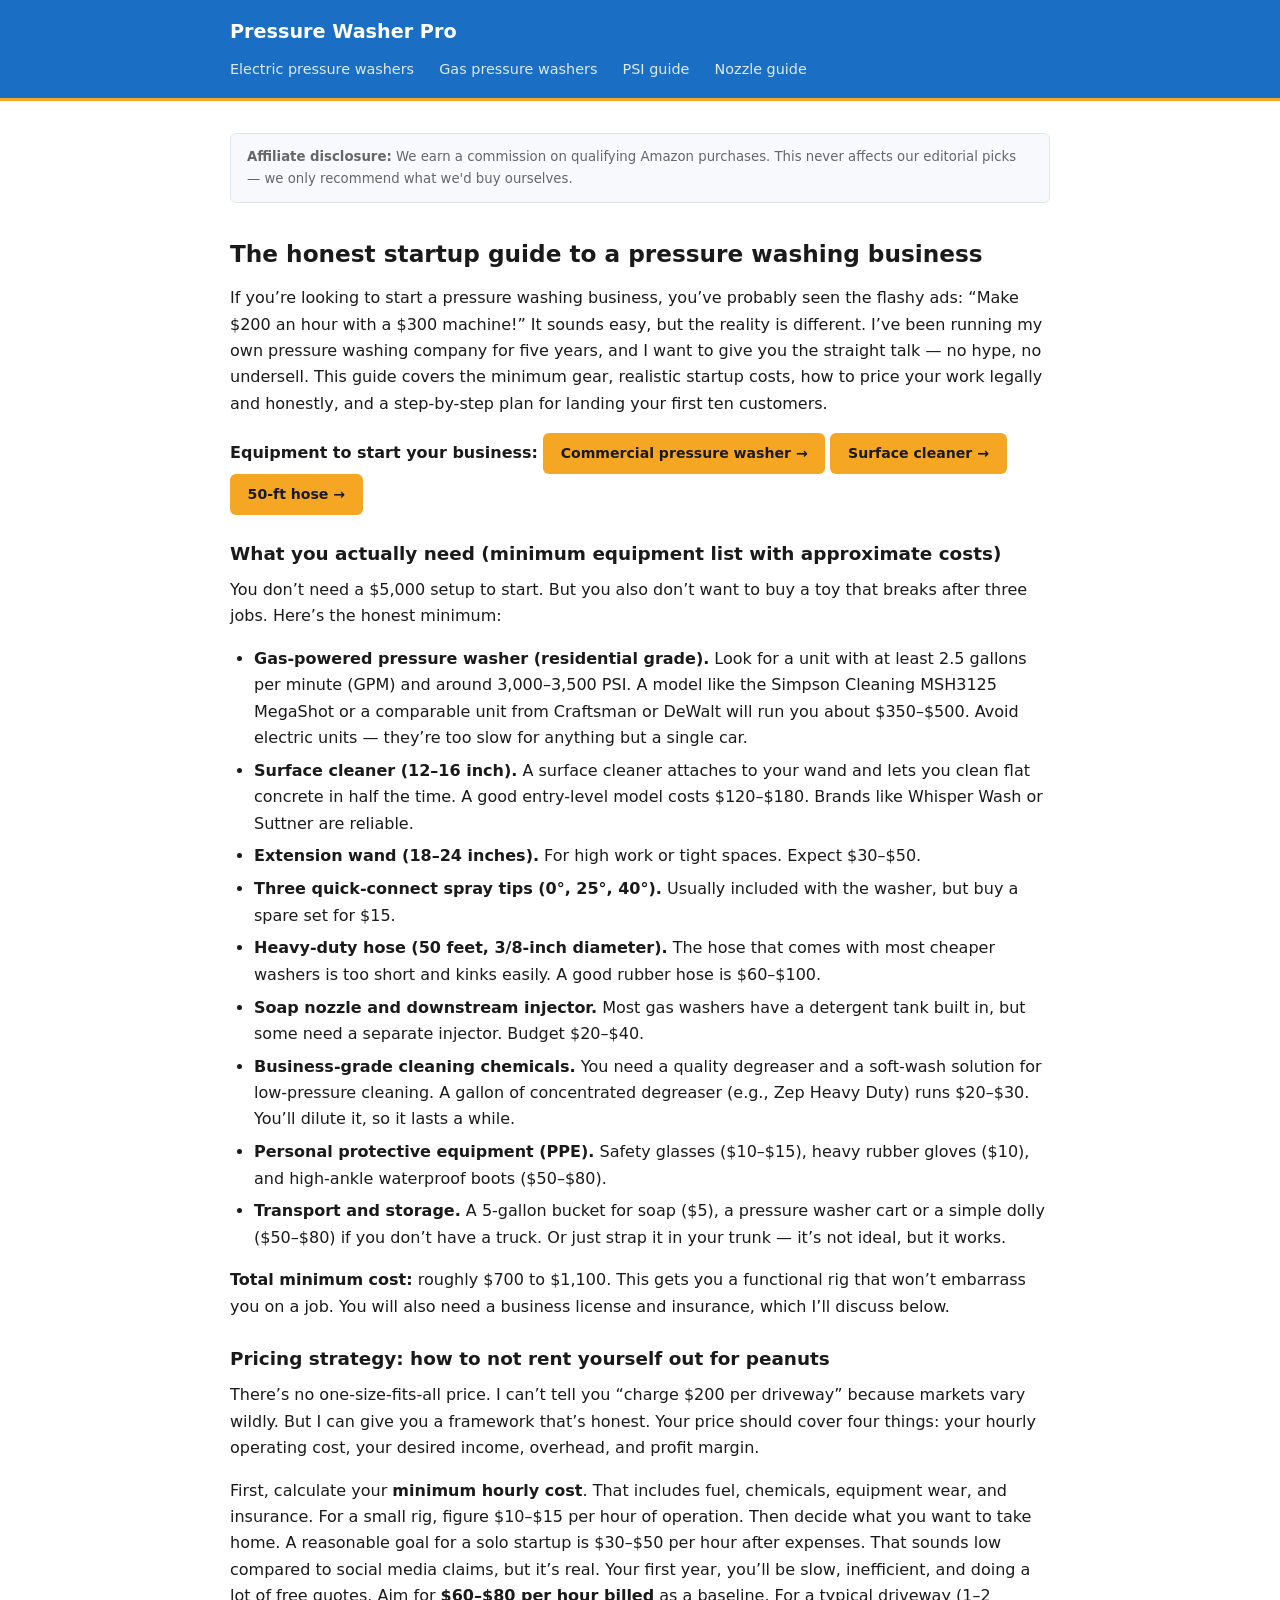
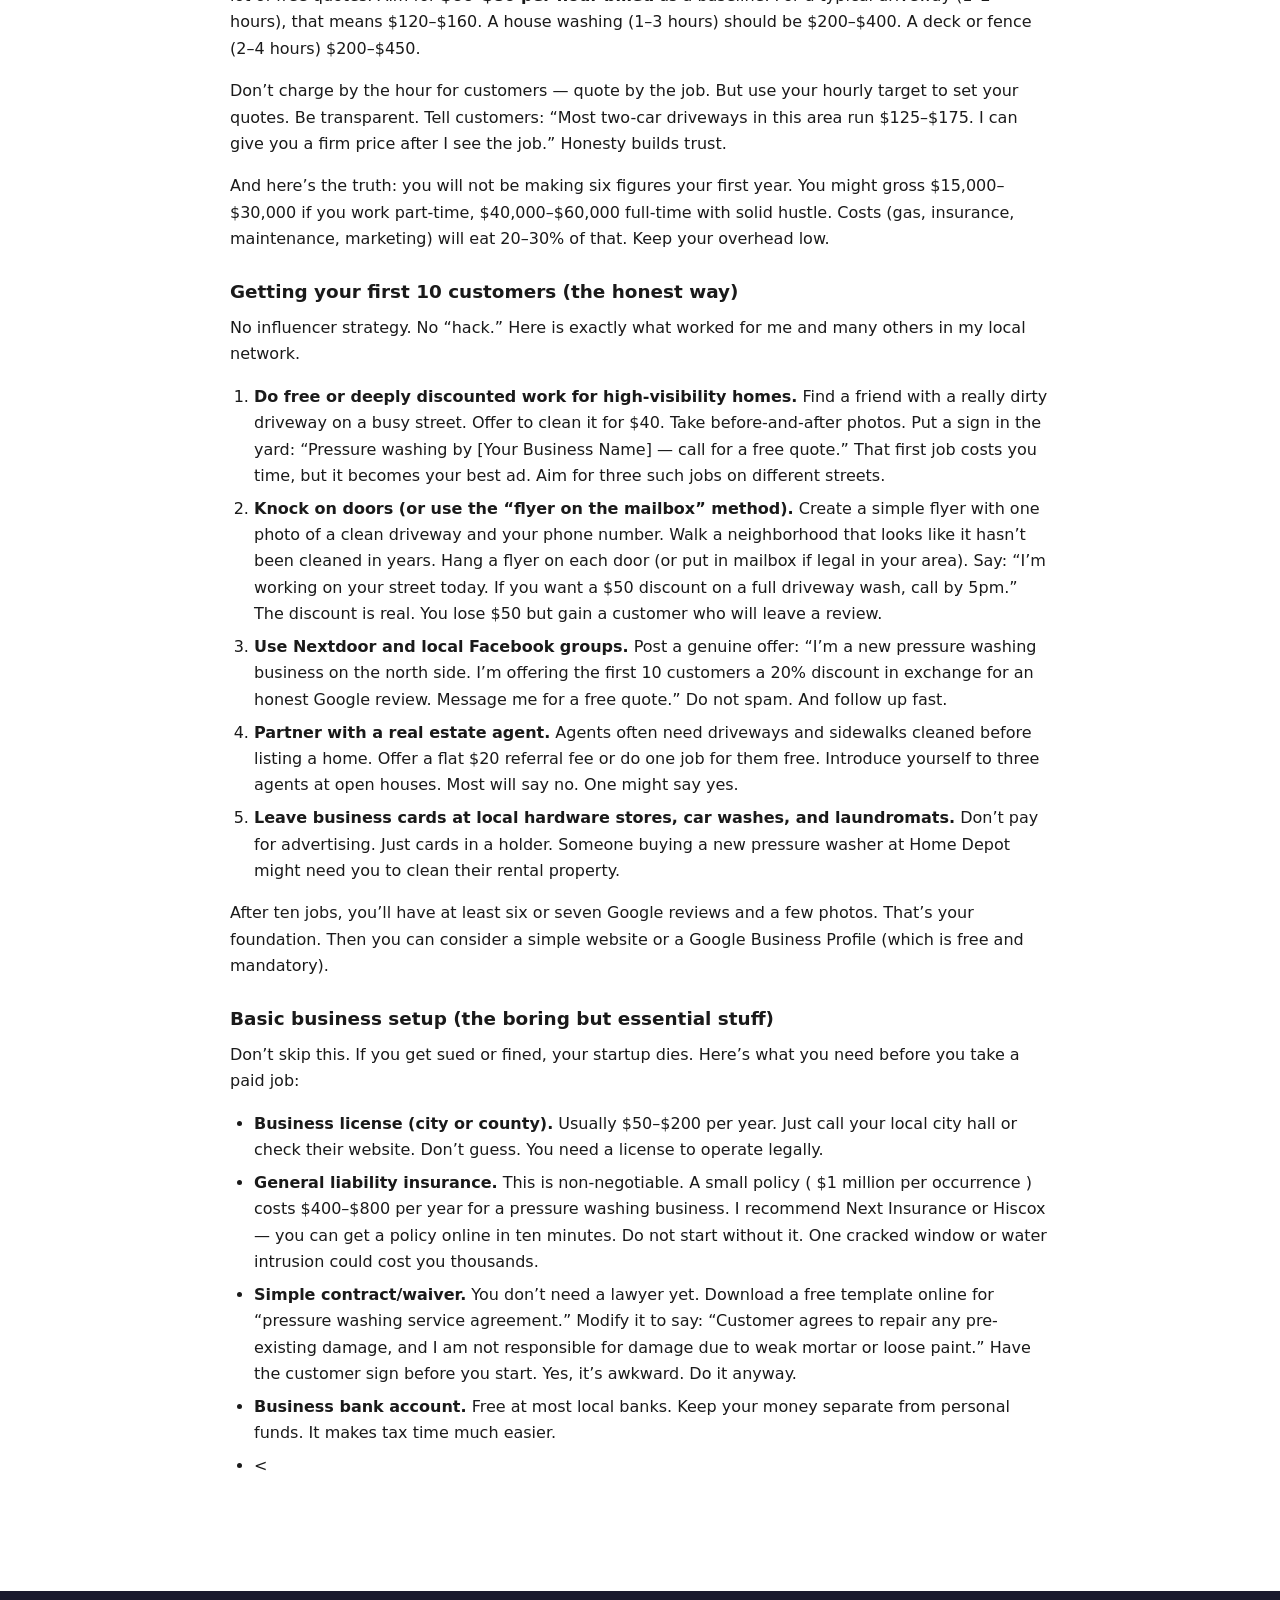
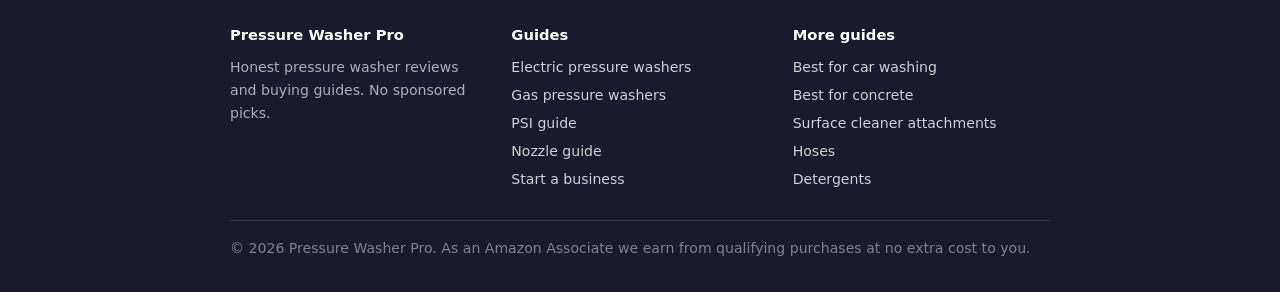
<file: how-to-start-pressure-washing-business/index.html>
<!DOCTYPE html>
<html lang="en">
<head>
  <meta charset="UTF-8">
  <meta name="viewport" content="width=device-width, initial-scale=1">
  <title>How to start a pressure washing business: the honest startup guide | Pressure Washer Pro</title>
  <meta name="description" content="Pressure washing is one of the lowest-barrier trade businesses you can start. Here&#x27;s what equipment you actually need, what to charge, and how to get your first 10 customers.">
  <link rel="canonical" href="https://pressurewasherpro.com/how-to-start-pressure-washing-business/">
  <link rel="stylesheet" href="/css/style.css">
</head>
<body>
  <header>
    <div class="container">
      <a href="/">Pressure Washer Pro</a>
      <nav>
      <a href="/best-electric-pressure-washers/">Electric pressure washers</a>
      <a href="/best-gas-pressure-washers/">Gas pressure washers</a>
      <a href="/pressure-washer-psi-guide/">PSI guide</a>
      <a href="/pressure-washer-nozzle-guide/">Nozzle guide</a>
      </nav>
    </div>
  </header>
  <main>
    <div class="container">
      <div class="disclaimer">
        <strong>Affiliate disclosure:</strong> We earn a commission on qualifying Amazon purchases. This never affects our editorial picks — we only recommend what we'd buy ourselves.
      </div>
      <article>
<body>
<h2>The honest startup guide to a pressure washing business</h2>
<p>If you’re looking to start a pressure washing business, you’ve probably seen the flashy ads: “Make $200 an hour with a $300 machine!” It sounds easy, but the reality is different. I’ve been running my own pressure washing company for five years, and I want to give you the straight talk — no hype, no undersell. This guide covers the minimum gear, realistic startup costs, how to price your work legally and honestly, and a step-by-step plan for landing your first ten customers.</p>

<div class="picks-cta">
  <p><strong>Equipment to start your business:</strong>
    <a class="btn-amazon" href="https://www.amazon.com/s?k=commercial+gas+pressure+washer&tag=leefuhrpicks-20" rel="nofollow noopener" target="_blank">Commercial pressure washer →</a>
    <a class="btn-amazon" href="https://www.amazon.com/s?k=pressure+washer+surface+cleaner+attachment&tag=leefuhrpicks-20" rel="nofollow noopener" target="_blank">Surface cleaner →</a>
    <a class="btn-amazon" href="https://www.amazon.com/s?k=pressure+washer+extension+hose+50ft&tag=leefuhrpicks-20" rel="nofollow noopener" target="_blank">50-ft hose →</a>
  </p>
</div>


<h3>What you actually need (minimum equipment list with approximate costs)</h3>
<p>You don’t need a $5,000 setup to start. But you also don’t want to buy a toy that breaks after three jobs. Here’s the honest minimum:</p>
<ul>
<li><strong>Gas-powered pressure washer (residential grade).</strong> Look for a unit with at least 2.5 gallons per minute (GPM) and around 3,000–3,500 PSI. A model like the Simpson Cleaning MSH3125 MegaShot or a comparable unit from Craftsman or DeWalt will run you about $350–$500. Avoid electric units — they’re too slow for anything but a single car.</li>
<li><strong>Surface cleaner (12–16 inch).</strong> A surface cleaner attaches to your wand and lets you clean flat concrete in half the time. A good entry-level model costs $120–$180. Brands like Whisper Wash or Suttner are reliable.</li>
<li><strong>Extension wand (18–24 inches).</strong> For high work or tight spaces. Expect $30–$50.</li>
<li><strong>Three quick-connect spray tips (0°, 25°, 40°).</strong> Usually included with the washer, but buy a spare set for $15.</li>
<li><strong>Heavy-duty hose (50 feet, 3/8-inch diameter).</strong> The hose that comes with most cheaper washers is too short and kinks easily. A good rubber hose is $60–$100.</li>
<li><strong>Soap nozzle and downstream injector.</strong> Most gas washers have a detergent tank built in, but some need a separate injector. Budget $20–$40.</li>
<li><strong>Business-grade cleaning chemicals.</strong> You need a quality degreaser and a soft-wash solution for low-pressure cleaning. A gallon of concentrated degreaser (e.g., Zep Heavy Duty) runs $20–$30. You’ll dilute it, so it lasts a while.</li>
<li><strong>Personal protective equipment (PPE).</strong> Safety glasses ($10–$15), heavy rubber gloves ($10), and high-ankle waterproof boots ($50–$80).</li>
<li><strong>Transport and storage.</strong> A 5-gallon bucket for soap ($5), a pressure washer cart or a simple dolly ($50–$80) if you don’t have a truck. Or just strap it in your trunk — it’s not ideal, but it works.</li>
</ul>
<p><strong>Total minimum cost:</strong> roughly $700 to $1,100. This gets you a functional rig that won’t embarrass you on a job. You will also need a business license and insurance, which I’ll discuss below.</p>

<h3>Pricing strategy: how to not rent yourself out for peanuts</h3>
<p>There’s no one-size-fits-all price. I can’t tell you “charge $200 per driveway” because markets vary wildly. But I can give you a framework that’s honest. Your price should cover four things: your hourly operating cost, your desired income, overhead, and profit margin.</p>
<p>First, calculate your <strong>minimum hourly cost</strong>. That includes fuel, chemicals, equipment wear, and insurance. For a small rig, figure $10–$15 per hour of operation. Then decide what you want to take home. A reasonable goal for a solo startup is $30–$50 per hour after expenses. That sounds low compared to social media claims, but it’s real. Your first year, you’ll be slow, inefficient, and doing a lot of free quotes. Aim for <strong>$60–$80 per hour billed</strong> as a baseline. For a typical driveway (1–2 hours), that means $120–$160. A house washing (1–3 hours) should be $200–$400. A deck or fence (2–4 hours) $200–$450.</p>
<p>Don’t charge by the hour for customers — quote by the job. But use your hourly target to set your quotes. Be transparent. Tell customers: “Most two-car driveways in this area run $125–$175. I can give you a firm price after I see the job.” Honesty builds trust.</p>
<p>And here’s the truth: you will not be making six figures your first year. You might gross $15,000–$30,000 if you work part-time, $40,000–$60,000 full-time with solid hustle. Costs (gas, insurance, maintenance, marketing) will eat 20–30% of that. Keep your overhead low.</p>

<h3>Getting your first 10 customers (the honest way)</h3>
<p>No influencer strategy. No “hack.” Here is exactly what worked for me and many others in my local network.</p>
<ol>
<li><strong>Do free or deeply discounted work for high-visibility homes.</strong> Find a friend with a really dirty driveway on a busy street. Offer to clean it for $40. Take before-and-after photos. Put a sign in the yard: “Pressure washing by [Your Business Name] — call for a free quote.” That first job costs you time, but it becomes your best ad. Aim for three such jobs on different streets.</li>
<li><strong>Knock on doors (or use the “flyer on the mailbox” method).</strong> Create a simple flyer with one photo of a clean driveway and your phone number. Walk a neighborhood that looks like it hasn’t been cleaned in years. Hang a flyer on each door (or put in mailbox if legal in your area). Say: “I’m working on your street today. If you want a $50 discount on a full driveway wash, call by 5pm.” The discount is real. You lose $50 but gain a customer who will leave a review.</li>
<li><strong>Use Nextdoor and local Facebook groups.</strong> Post a genuine offer: “I’m a new pressure washing business on the north side. I’m offering the first 10 customers a 20% discount in exchange for an honest Google review. Message me for a free quote.” Do not spam. And follow up fast.</li>
<li><strong>Partner with a real estate agent.</strong> Agents often need driveways and sidewalks cleaned before listing a home. Offer a flat $20 referral fee or do one job for them free. Introduce yourself to three agents at open houses. Most will say no. One might say yes.</li>
<li><strong>Leave business cards at local hardware stores, car washes, and laundromats.</strong> Don’t pay for advertising. Just cards in a holder. Someone buying a new pressure washer at Home Depot might need you to clean their rental property.</li>
</ol>
<p>After ten jobs, you’ll have at least six or seven Google reviews and a few photos. That’s your foundation. Then you can consider a simple website or a Google Business Profile (which is free and mandatory).</p>

<h3>Basic business setup (the boring but essential stuff)</h3>
<p>Don’t skip this. If you get sued or fined, your startup dies. Here’s what you need before you take a paid job:</p>
<ul>
<li><strong>Business license (city or county).</strong> Usually $50–$200 per year. Just call your local city hall or check their website. Don’t guess. You need a license to operate legally.</li>
<li><strong>General liability insurance.</strong> This is non-negotiable. A small policy ( $1 million per occurrence ) costs $400–$800 per year for a pressure washing business. I recommend Next Insurance or Hiscox — you can get a policy online in ten minutes. Do not start without it. One cracked window or water intrusion could cost you thousands.</li>
<li><strong>Simple contract/waiver.</strong> You don’t need a lawyer yet. Download a free template online for “pressure washing service agreement.” Modify it to say: “Customer agrees to repair any pre-existing damage, and I am not responsible for damage due to weak mortar or loose paint.” Have the customer sign before you start. Yes, it’s awkward. Do it anyway.</li>
<li><strong>Business bank account.</strong> Free at most local banks. Keep your money separate from personal funds. It makes tax time much easier.</li>
<li><
      </article>
    </div>
  </main>
  <footer>
    <div class="container">
      <div class="footer-grid">
        <div>
          <h4>Pressure Washer Pro</h4>
          <p>Honest pressure washer reviews and buying guides. No sponsored picks.</p>
        </div>
        <div>
          <h4>Guides</h4>
          <ul>
      <li><a href="/best-electric-pressure-washers/">Electric pressure washers</a></li>
      <li><a href="/best-gas-pressure-washers/">Gas pressure washers</a></li>
      <li><a href="/pressure-washer-psi-guide/">PSI guide</a></li>
      <li><a href="/pressure-washer-nozzle-guide/">Nozzle guide</a></li>
      <li><a href="/how-to-start-pressure-washing-business/">Start a business</a></li>
          </ul>
        </div>
        <div>
          <h4>More guides</h4>
          <ul>
            <li><a href="/best-pressure-washer-for-car/">Best for car washing</a></li>
            <li><a href="/best-pressure-washer-for-concrete/">Best for concrete</a></li>
            <li><a href="/best-surface-cleaner-attachments/">Surface cleaner attachments</a></li>
            <li><a href="/best-pressure-washer-hose/">Hoses</a></li>
            <li><a href="/best-pressure-washer-soap-detergent/">Detergents</a></li>
          </ul>
        </div>
      </div>
      <div class="footer-bottom">
        <p>© 2026 Pressure Washer Pro. As an Amazon Associate we earn from qualifying purchases at no extra cost to you.</p>
      </div>
    </div>
  </footer>
</body>
</html>
</file>
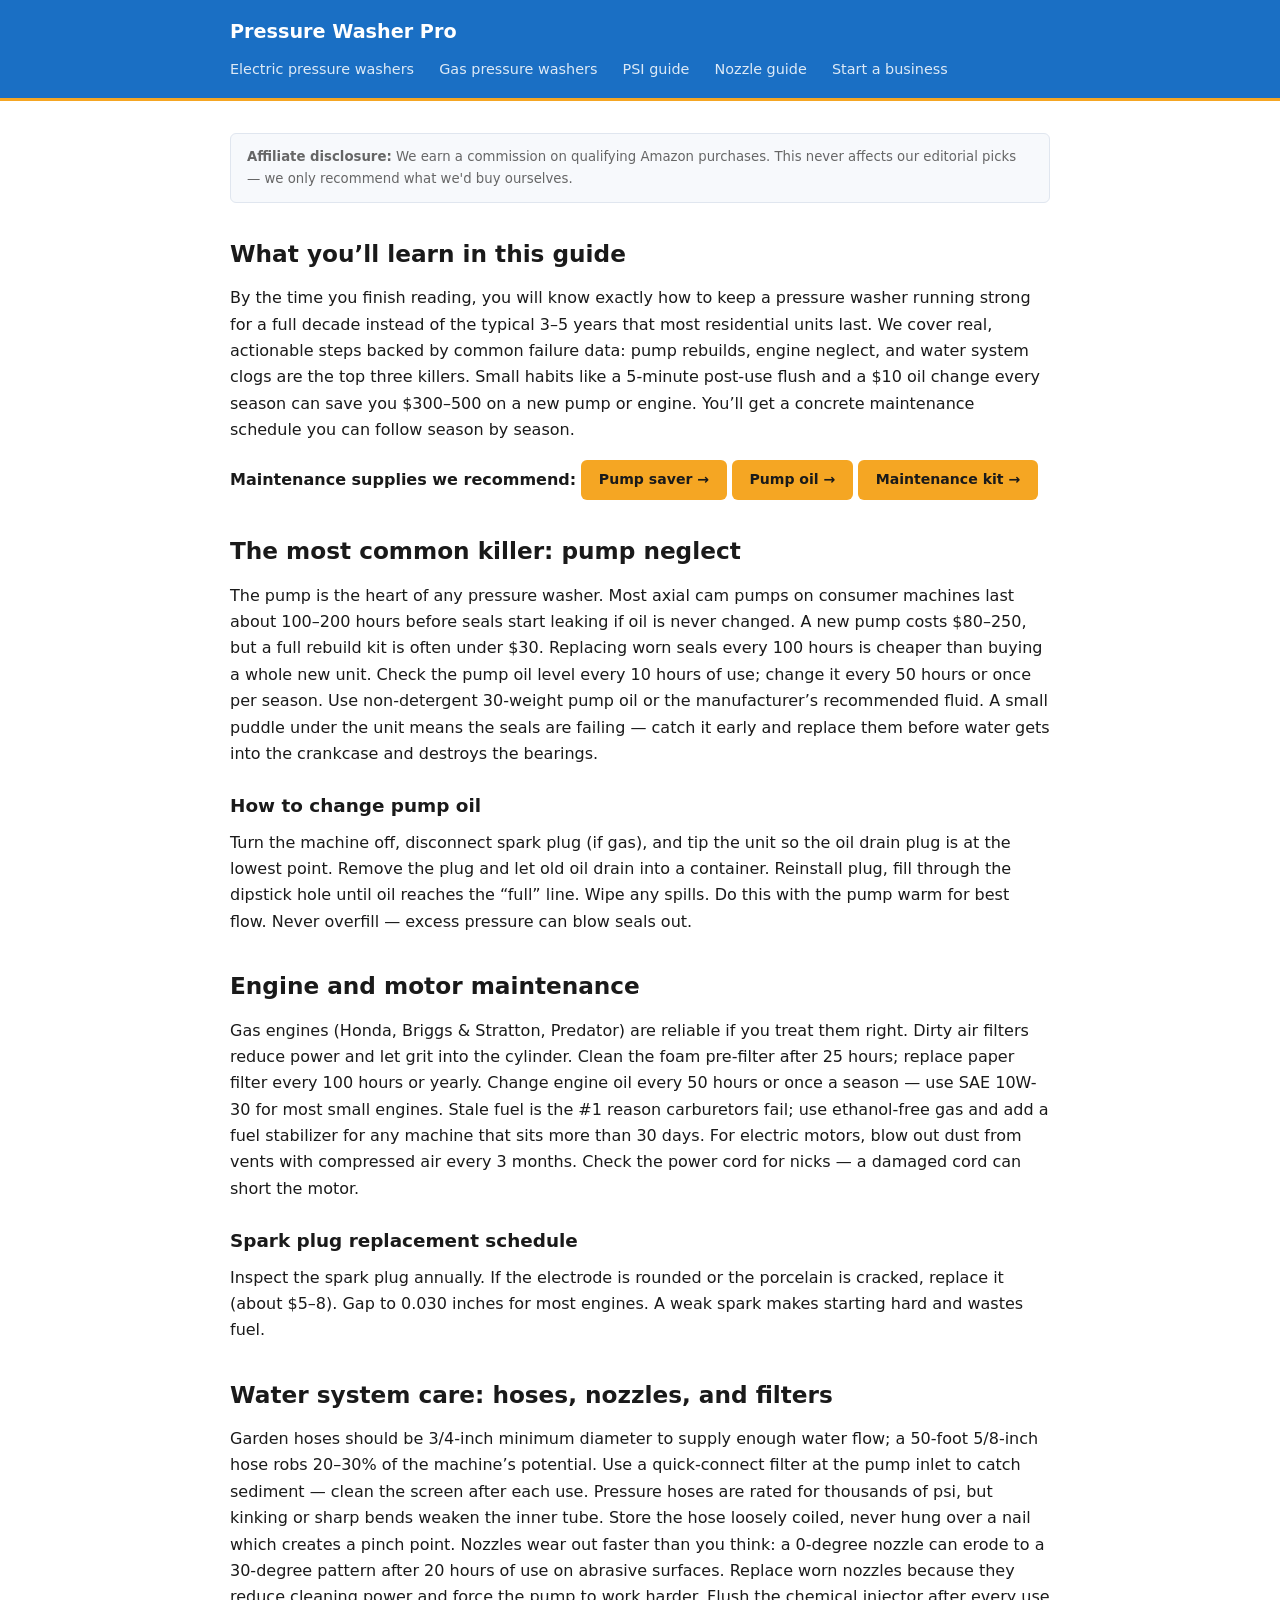
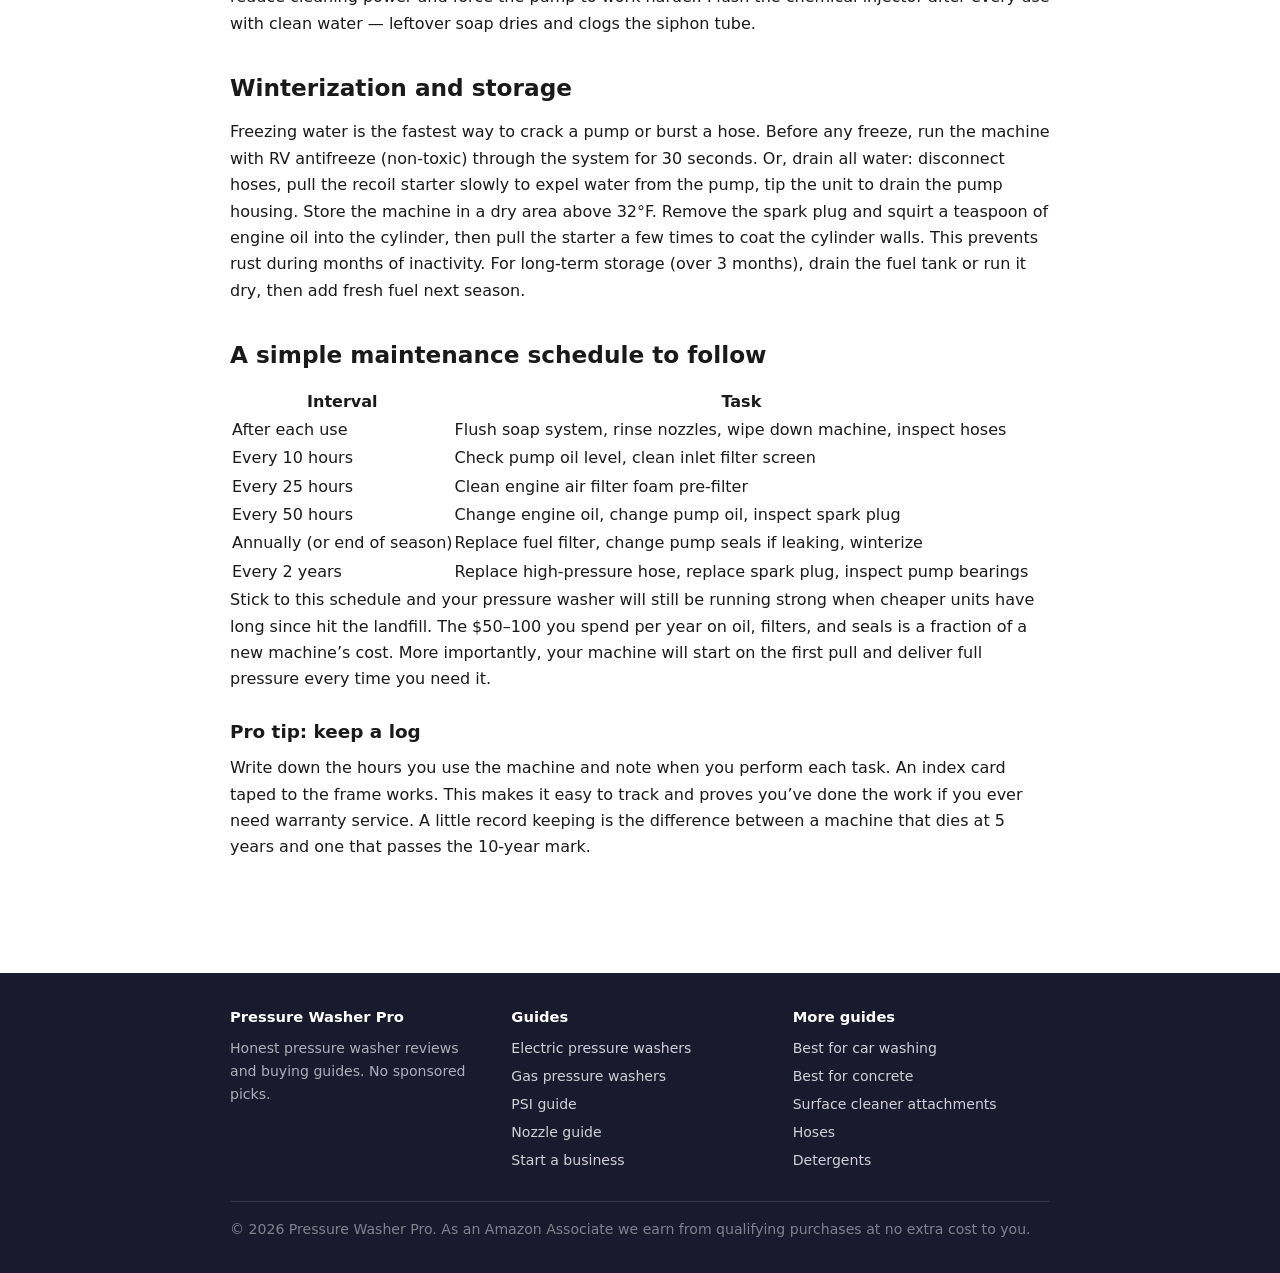
<file: pressure-washer-maintenance-tips/index.html>
<!DOCTYPE html>
<html lang="en">
<head>
  <meta charset="UTF-8">
  <meta name="viewport" content="width=device-width, initial-scale=1">
  <title>Pressure washer maintenance: how to make your machine last 10 years | Pressure Washer Pro</title>
  <meta name="description" content="Most pressure washers die early from bad oil, clogged inlets, or winter neglect. This maintenance guide covers what to do after every use and each season.">
  <link rel="canonical" href="https://pressurewasherpro.com/pressure-washer-maintenance-tips/">
  <link rel="stylesheet" href="/css/style.css">
</head>
<body>
  <header>
    <div class="container">
      <a href="/">Pressure Washer Pro</a>
      <nav>
      <a href="/best-electric-pressure-washers/">Electric pressure washers</a>
      <a href="/best-gas-pressure-washers/">Gas pressure washers</a>
      <a href="/pressure-washer-psi-guide/">PSI guide</a>
      <a href="/pressure-washer-nozzle-guide/">Nozzle guide</a>
      <a href="/how-to-start-pressure-washing-business/">Start a business</a>
      </nav>
    </div>
  </header>
  <main>
    <div class="container">
      <div class="disclaimer">
        <strong>Affiliate disclosure:</strong> We earn a commission on qualifying Amazon purchases. This never affects our editorial picks — we only recommend what we'd buy ourselves.
      </div>
      <article>
<h2>What you’ll learn in this guide</h2>
<p>By the time you finish reading, you will know exactly how to keep a pressure washer running strong for a full decade instead of the typical 3–5 years that most residential units last. We cover real, actionable steps backed by common failure data: pump rebuilds, engine neglect, and water system clogs are the top three killers. Small habits like a 5-minute post-use flush and a $10 oil change every season can save you $300–500 on a new pump or engine. You&rsquo;ll get a concrete maintenance schedule you can follow season by season.</p>

<div class="picks-cta">
  <p><strong>Maintenance supplies we recommend:</strong>
    <a class="btn-amazon" href="https://www.amazon.com/s?k=pump+saver+pressure+washer&tag=leefuhrpicks-20" rel="nofollow noopener" target="_blank">Pump saver →</a>
    <a class="btn-amazon" href="https://www.amazon.com/s?k=pressure+washer+oil&tag=leefuhrpicks-20" rel="nofollow noopener" target="_blank">Pump oil →</a>
    <a class="btn-amazon" href="https://www.amazon.com/s?k=pressure+washer+maintenance+kit&tag=leefuhrpicks-20" rel="nofollow noopener" target="_blank">Maintenance kit →</a>
  </p>
</div>


<h2>The most common killer: pump neglect</h2>
<p>The pump is the heart of any pressure washer. Most axial cam pumps on consumer machines last about 100–200 hours before seals start leaking if oil is never changed. A new pump costs $80–250, but a full rebuild kit is often under $30. Replacing worn seals every 100 hours is cheaper than buying a whole new unit. Check the pump oil level every 10 hours of use; change it every 50 hours or once per season. Use non-detergent 30-weight pump oil or the manufacturer&rsquo;s recommended fluid. A small puddle under the unit means the seals are failing &mdash; catch it early and replace them before water gets into the crankcase and destroys the bearings.</p>

<h3>How to change pump oil</h3>
<p>Turn the machine off, disconnect spark plug (if gas), and tip the unit so the oil drain plug is at the lowest point. Remove the plug and let old oil drain into a container. Reinstall plug, fill through the dipstick hole until oil reaches the &ldquo;full&rdquo; line. Wipe any spills. Do this with the pump warm for best flow. Never overfill &mdash; excess pressure can blow seals out.</p>

<h2>Engine and motor maintenance</h2>
<p>Gas engines (Honda, Briggs &amp; Stratton, Predator) are reliable if you treat them right. Dirty air filters reduce power and let grit into the cylinder. Clean the foam pre-filter after 25 hours; replace paper filter every 100 hours or yearly. Change engine oil every 50 hours or once a season &mdash; use SAE 10W-30 for most small engines. Stale fuel is the #1 reason carburetors fail; use ethanol-free gas and add a fuel stabilizer for any machine that sits more than 30 days. For electric motors, blow out dust from vents with compressed air every 3 months. Check the power cord for nicks &mdash; a damaged cord can short the motor.</p>

<h3>Spark plug replacement schedule</h3>
<p>Inspect the spark plug annually. If the electrode is rounded or the porcelain is cracked, replace it (about $5–8). Gap to 0.030 inches for most engines. A weak spark makes starting hard and wastes fuel.</p>

<h2>Water system care: hoses, nozzles, and filters</h2>
<p>Garden hoses should be 3/4-inch minimum diameter to supply enough water flow; a 50-foot 5/8-inch hose robs 20–30% of the machine&rsquo;s potential. Use a quick-connect filter at the pump inlet to catch sediment &mdash; clean the screen after each use. Pressure hoses are rated for thousands of psi, but kinking or sharp bends weaken the inner tube. Store the hose loosely coiled, never hung over a nail which creates a pinch point. Nozzles wear out faster than you think: a 0-degree nozzle can erode to a 30-degree pattern after 20 hours of use on abrasive surfaces. Replace worn nozzles because they reduce cleaning power and force the pump to work harder. Flush the chemical injector after every use with clean water &mdash; leftover soap dries and clogs the siphon tube.</p>

<h2>Winterization and storage</h2>
<p>Freezing water is the fastest way to crack a pump or burst a hose. Before any freeze, run the machine with RV antifreeze (non-toxic) through the system for 30 seconds. Or, drain all water: disconnect hoses, pull the recoil starter slowly to expel water from the pump, tip the unit to drain the pump housing. Store the machine in a dry area above 32°F. Remove the spark plug and squirt a teaspoon of engine oil into the cylinder, then pull the starter a few times to coat the cylinder walls. This prevents rust during months of inactivity. For long-term storage (over 3 months), drain the fuel tank or run it dry, then add fresh fuel next season.</p>

<h2>A simple maintenance schedule to follow</h2>
<table>
  <thead>
    <tr>
      <th>Interval</th>
      <th>Task</th>
    </tr>
  </thead>
  <tbody>
    <tr>
      <td>After each use</td>
      <td>Flush soap system, rinse nozzles, wipe down machine, inspect hoses</td>
    </tr>
    <tr>
      <td>Every 10 hours</td>
      <td>Check pump oil level, clean inlet filter screen</td>
    </tr>
    <tr>
      <td>Every 25 hours</td>
      <td>Clean engine air filter foam pre-filter</td>
    </tr>
    <tr>
      <td>Every 50 hours</td>
      <td>Change engine oil, change pump oil, inspect spark plug</td>
    </tr>
    <tr>
      <td>Annually (or end of season)</td>
      <td>Replace fuel filter, change pump seals if leaking, winterize</td>
    </tr>
    <tr>
      <td>Every 2 years</td>
      <td>Replace high-pressure hose, replace spark plug, inspect pump bearings</td>
    </tr>
  </tbody>
</table>
<p>Stick to this schedule and your pressure washer will still be running strong when cheaper units have long since hit the landfill. The $50–100 you spend per year on oil, filters, and seals is a fraction of a new machine&rsquo;s cost. More importantly, your machine will start on the first pull and deliver full pressure every time you need it.</p>

<h3>Pro tip: keep a log</h3>
<p>Write down the hours you use the machine and note when you perform each task. An index card taped to the frame works. This makes it easy to track and proves you’ve done the work if you ever need warranty service. A little record keeping is the difference between a machine that dies at 5 years and one that passes the 10-year mark.</p>
      </article>
    </div>
  </main>
  <footer>
    <div class="container">
      <div class="footer-grid">
        <div>
          <h4>Pressure Washer Pro</h4>
          <p>Honest pressure washer reviews and buying guides. No sponsored picks.</p>
        </div>
        <div>
          <h4>Guides</h4>
          <ul>
      <li><a href="/best-electric-pressure-washers/">Electric pressure washers</a></li>
      <li><a href="/best-gas-pressure-washers/">Gas pressure washers</a></li>
      <li><a href="/pressure-washer-psi-guide/">PSI guide</a></li>
      <li><a href="/pressure-washer-nozzle-guide/">Nozzle guide</a></li>
      <li><a href="/how-to-start-pressure-washing-business/">Start a business</a></li>
          </ul>
        </div>
        <div>
          <h4>More guides</h4>
          <ul>
            <li><a href="/best-pressure-washer-for-car/">Best for car washing</a></li>
            <li><a href="/best-pressure-washer-for-concrete/">Best for concrete</a></li>
            <li><a href="/best-surface-cleaner-attachments/">Surface cleaner attachments</a></li>
            <li><a href="/best-pressure-washer-hose/">Hoses</a></li>
            <li><a href="/best-pressure-washer-soap-detergent/">Detergents</a></li>
          </ul>
        </div>
      </div>
      <div class="footer-bottom">
        <p>© 2026 Pressure Washer Pro. As an Amazon Associate we earn from qualifying purchases at no extra cost to you.</p>
      </div>
    </div>
  </footer>
</body>
</html>
</file>
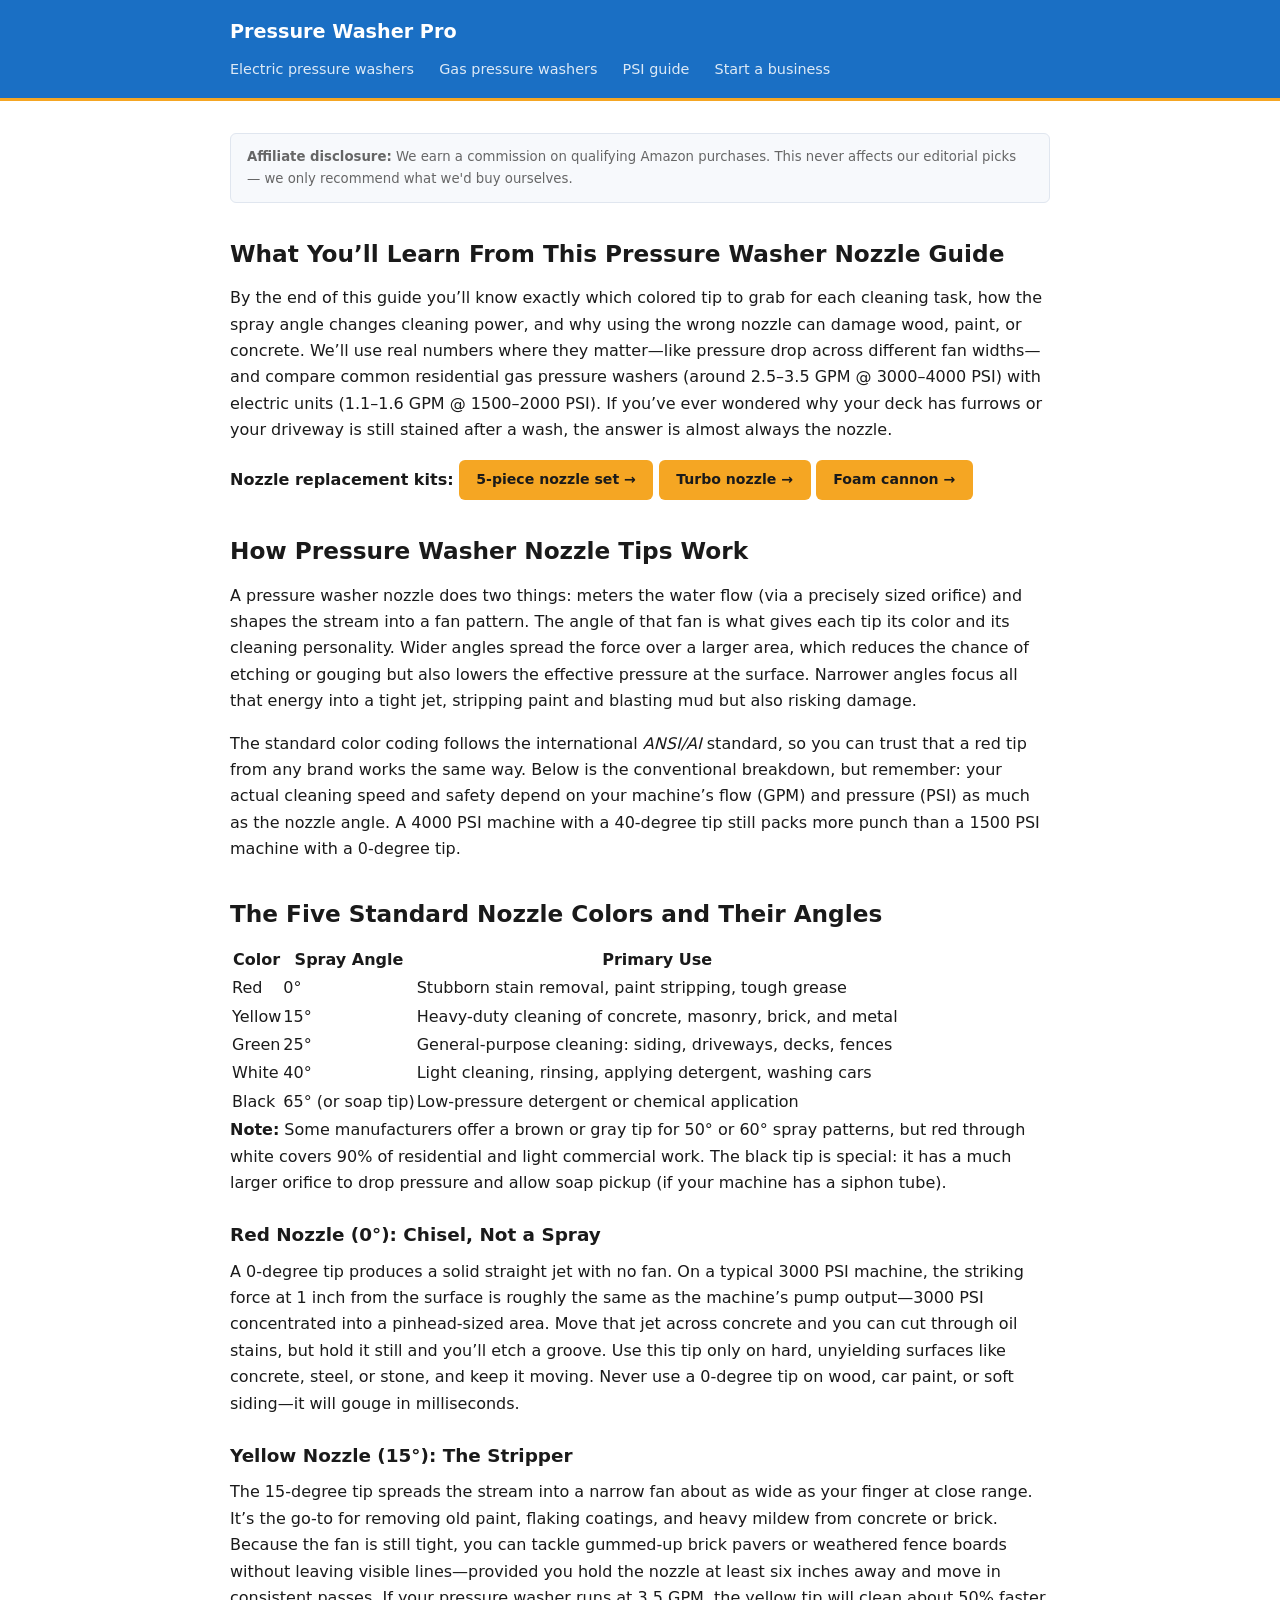
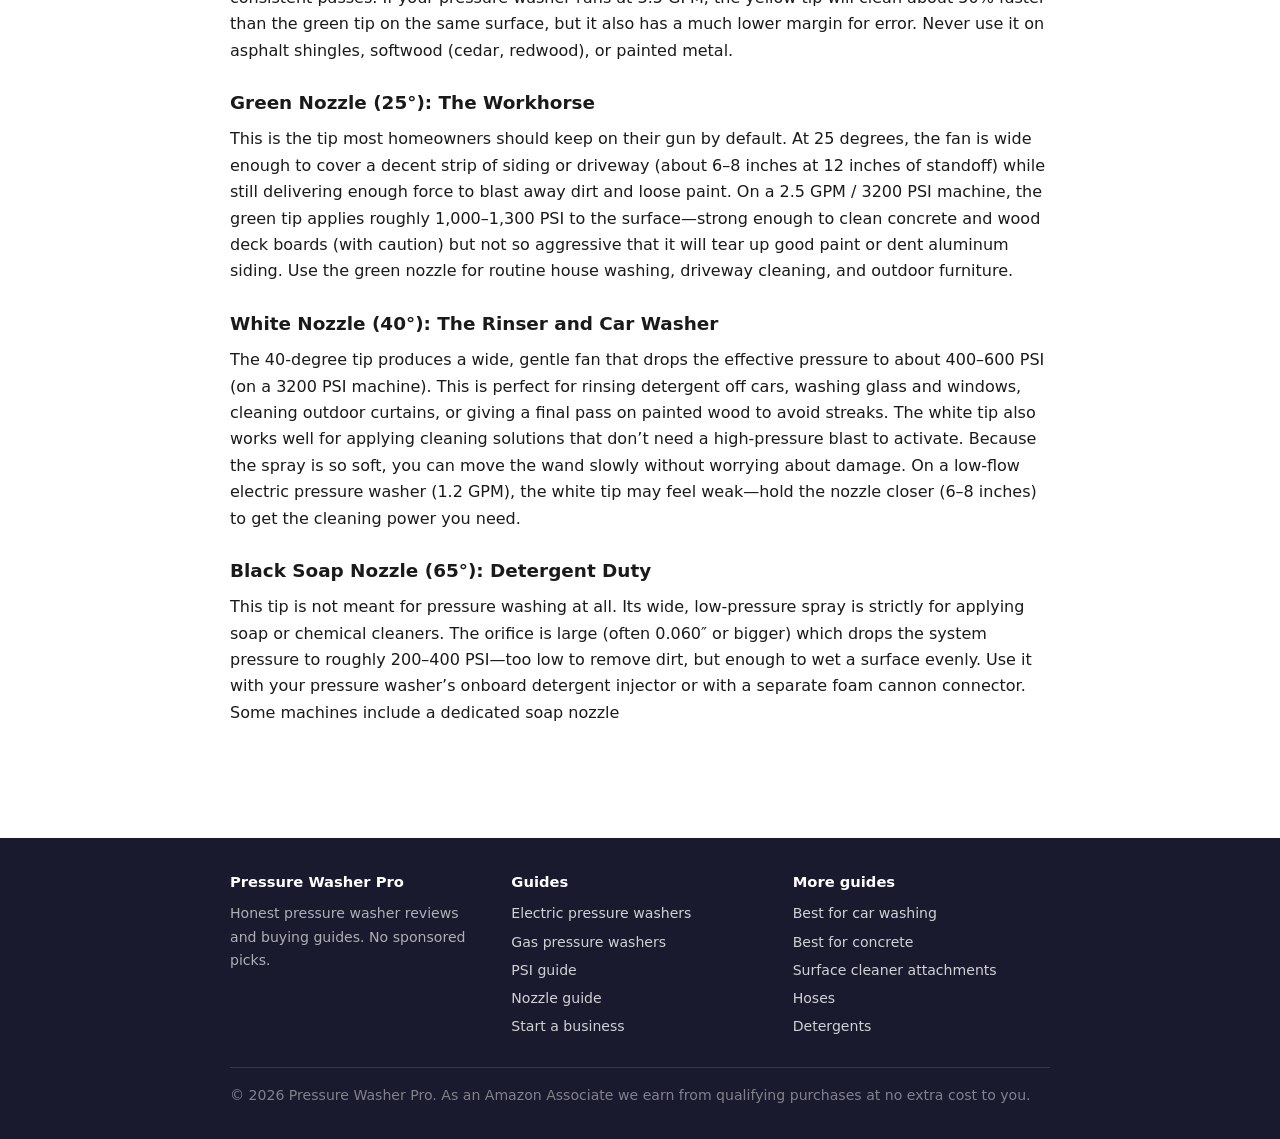
<file: pressure-washer-nozzle-guide/index.html>
<!DOCTYPE html>
<html lang="en">
<head>
  <meta charset="UTF-8">
  <meta name="viewport" content="width=device-width, initial-scale=1">
  <title>Pressure washer nozzle guide: which tip for which job | Pressure Washer Pro</title>
  <meta name="description" content="Color-coded tips confuse everyone. This nozzle guide explains exactly which degree tip does what — and which ones strip paint or crack concrete if misused.">
  <link rel="canonical" href="https://pressurewasherpro.com/pressure-washer-nozzle-guide/">
  <link rel="stylesheet" href="/css/style.css">
</head>
<body>
  <header>
    <div class="container">
      <a href="/">Pressure Washer Pro</a>
      <nav>
      <a href="/best-electric-pressure-washers/">Electric pressure washers</a>
      <a href="/best-gas-pressure-washers/">Gas pressure washers</a>
      <a href="/pressure-washer-psi-guide/">PSI guide</a>
      <a href="/how-to-start-pressure-washing-business/">Start a business</a>
      </nav>
    </div>
  </header>
  <main>
    <div class="container">
      <div class="disclaimer">
        <strong>Affiliate disclosure:</strong> We earn a commission on qualifying Amazon purchases. This never affects our editorial picks — we only recommend what we'd buy ourselves.
      </div>
      <article>
<h2>What You&#8217;ll Learn From This Pressure Washer Nozzle Guide</h2>
<p>By the end of this guide you&#8217;ll know exactly which colored tip to grab for each cleaning task, how the spray angle changes cleaning power, and why using the wrong nozzle can damage wood, paint, or concrete. We&#8217;ll use real numbers where they matter—like pressure drop across different fan widths—and compare common residential gas pressure washers (around 2.5–3.5 GPM @ 3000–4000 PSI) with electric units (1.1–1.6 GPM @ 1500–2000 PSI). If you&#8217;ve ever wondered why your deck has furrows or your driveway is still stained after a wash, the answer is almost always the nozzle.</p>

<div class="picks-cta">
  <p><strong>Nozzle replacement kits:</strong>
    <a class="btn-amazon" href="https://www.amazon.com/s?k=pressure+washer+nozzle+set&tag=leefuhrpicks-20" rel="nofollow noopener" target="_blank">5-piece nozzle set →</a>
    <a class="btn-amazon" href="https://www.amazon.com/s?k=turbo+nozzle+pressure+washer&tag=leefuhrpicks-20" rel="nofollow noopener" target="_blank">Turbo nozzle →</a>
    <a class="btn-amazon" href="https://www.amazon.com/s?k=pressure+washer+foam+cannon&tag=leefuhrpicks-20" rel="nofollow noopener" target="_blank">Foam cannon →</a>
  </p>
</div>


<h2>How Pressure Washer Nozzle Tips Work</h2>
<p>A pressure washer nozzle does two things: meters the water flow (via a precisely sized orifice) and shapes the stream into a fan pattern. The angle of that fan is what gives each tip its color and its cleaning personality. Wider angles spread the force over a larger area, which reduces the chance of etching or gouging but also lowers the effective pressure at the surface. Narrower angles focus all that energy into a tight jet, stripping paint and blasting mud but also risking damage.</p>
<p>The standard color coding follows the international <em>ANSI/AI</em> standard, so you can trust that a red tip from any brand works the same way. Below is the conventional breakdown, but remember: your actual cleaning speed and safety depend on your machine&#8217;s flow (GPM) and pressure (PSI) as much as the nozzle angle. A 4000 PSI machine with a 40-degree tip still packs more punch than a 1500 PSI machine with a 0-degree tip.</p>

<h2>The Five Standard Nozzle Colors and Their Angles</h2>
<table>
  <thead>
    <tr>
      <th>Color</th>
      <th>Spray Angle</th>
      <th>Primary Use</th>
    </tr>
  </thead>
  <tbody>
    <tr>
      <td>Red</td>
      <td>0&deg;</td>
      <td>Stubborn stain removal, paint stripping, tough grease</td>
    </tr>
    <tr>
      <td>Yellow</td>
      <td>15&deg;</td>
      <td>Heavy-duty cleaning of concrete, masonry, brick, and metal</td>
    </tr>
    <tr>
      <td>Green</td>
      <td>25&deg;</td>
      <td>General-purpose cleaning: siding, driveways, decks, fences</td>
    </tr>
    <tr>
      <td>White</td>
      <td>40&deg;</td>
      <td>Light cleaning, rinsing, applying detergent, washing cars</td>
    </tr>
    <tr>
      <td>Black</td>
      <td>65&deg; (or soap tip)</td>
      <td>Low-pressure detergent or chemical application</td>
    </tr>
  </tbody>
</table>
<p><strong>Note:</strong> Some manufacturers offer a brown or gray tip for 50&deg; or 60&deg; spray patterns, but red through white covers 90% of residential and light commercial work. The black tip is special: it has a much larger orifice to drop pressure and allow soap pickup (if your machine has a siphon tube).</p>

<h3>Red Nozzle (0&deg;): Chisel, Not a Spray</h3>
<p>A 0-degree tip produces a solid straight jet with no fan. On a typical 3000 PSI machine, the striking force at 1 inch from the surface is roughly the same as the machine&#8217;s pump output—3000 PSI concentrated into a pinhead-sized area. Move that jet across concrete and you can cut through oil stains, but hold it still and you&#8217;ll etch a groove. Use this tip only on hard, unyielding surfaces like concrete, steel, or stone, and keep it moving. Never use a 0-degree tip on wood, car paint, or soft siding—it will gouge in milliseconds.</p>

<h3>Yellow Nozzle (15&deg;): The Stripper</h3>
<p>The 15-degree tip spreads the stream into a narrow fan about as wide as your finger at close range. It&#8217;s the go-to for removing old paint, flaking coatings, and heavy mildew from concrete or brick. Because the fan is still tight, you can tackle gummed-up brick pavers or weathered fence boards without leaving visible lines—provided you hold the nozzle at least six inches away and move in consistent passes. If your pressure washer runs at 3.5 GPM, the yellow tip will clean about 50% faster than the green tip on the same surface, but it also has a much lower margin for error. Never use it on asphalt shingles, softwood (cedar, redwood), or painted metal.</p>

<h3>Green Nozzle (25&deg;): The Workhorse</h3>
<p>This is the tip most homeowners should keep on their gun by default. At 25 degrees, the fan is wide enough to cover a decent strip of siding or driveway (about 6&#8211;8 inches at 12 inches of standoff) while still delivering enough force to blast away dirt and loose paint. On a 2.5 GPM / 3200 PSI machine, the green tip applies roughly 1,000–1,300 PSI to the surface—strong enough to clean concrete and wood deck boards (with caution) but not so aggressive that it will tear up good paint or dent aluminum siding. Use the green nozzle for routine house washing, driveway cleaning, and outdoor furniture.</p>

<h3>White Nozzle (40&deg;): The Rinser and Car Washer</h3>
<p>The 40-degree tip produces a wide, gentle fan that drops the effective pressure to about 400–600 PSI (on a 3200 PSI machine). This is perfect for rinsing detergent off cars, washing glass and windows, cleaning outdoor curtains, or giving a final pass on painted wood to avoid streaks. The white tip also works well for applying cleaning solutions that don&#8217;t need a high-pressure blast to activate. Because the spray is so soft, you can move the wand slowly without worrying about damage. On a low-flow electric pressure washer (1.2 GPM), the white tip may feel weak—hold the nozzle closer (6–8 inches) to get the cleaning power you need.</p>

<h3>Black Soap Nozzle (65&deg;): Detergent Duty</h3>
<p>This tip is not meant for pressure washing at all. Its wide, low-pressure spray is strictly for applying soap or chemical cleaners. The orifice is large (often 0.060&#8243; or bigger) which drops the system pressure to roughly 200–400 PSI—too low to remove dirt, but enough to wet a surface evenly. Use it with your pressure washer&#8217;s onboard detergent injector or with a separate foam cannon connector. Some machines include a dedicated soap nozzle
      </article>
    </div>
  </main>
  <footer>
    <div class="container">
      <div class="footer-grid">
        <div>
          <h4>Pressure Washer Pro</h4>
          <p>Honest pressure washer reviews and buying guides. No sponsored picks.</p>
        </div>
        <div>
          <h4>Guides</h4>
          <ul>
      <li><a href="/best-electric-pressure-washers/">Electric pressure washers</a></li>
      <li><a href="/best-gas-pressure-washers/">Gas pressure washers</a></li>
      <li><a href="/pressure-washer-psi-guide/">PSI guide</a></li>
      <li><a href="/pressure-washer-nozzle-guide/">Nozzle guide</a></li>
      <li><a href="/how-to-start-pressure-washing-business/">Start a business</a></li>
          </ul>
        </div>
        <div>
          <h4>More guides</h4>
          <ul>
            <li><a href="/best-pressure-washer-for-car/">Best for car washing</a></li>
            <li><a href="/best-pressure-washer-for-concrete/">Best for concrete</a></li>
            <li><a href="/best-surface-cleaner-attachments/">Surface cleaner attachments</a></li>
            <li><a href="/best-pressure-washer-hose/">Hoses</a></li>
            <li><a href="/best-pressure-washer-soap-detergent/">Detergents</a></li>
          </ul>
        </div>
      </div>
      <div class="footer-bottom">
        <p>© 2026 Pressure Washer Pro. As an Amazon Associate we earn from qualifying purchases at no extra cost to you.</p>
      </div>
    </div>
  </footer>
</body>
</html>
</file>
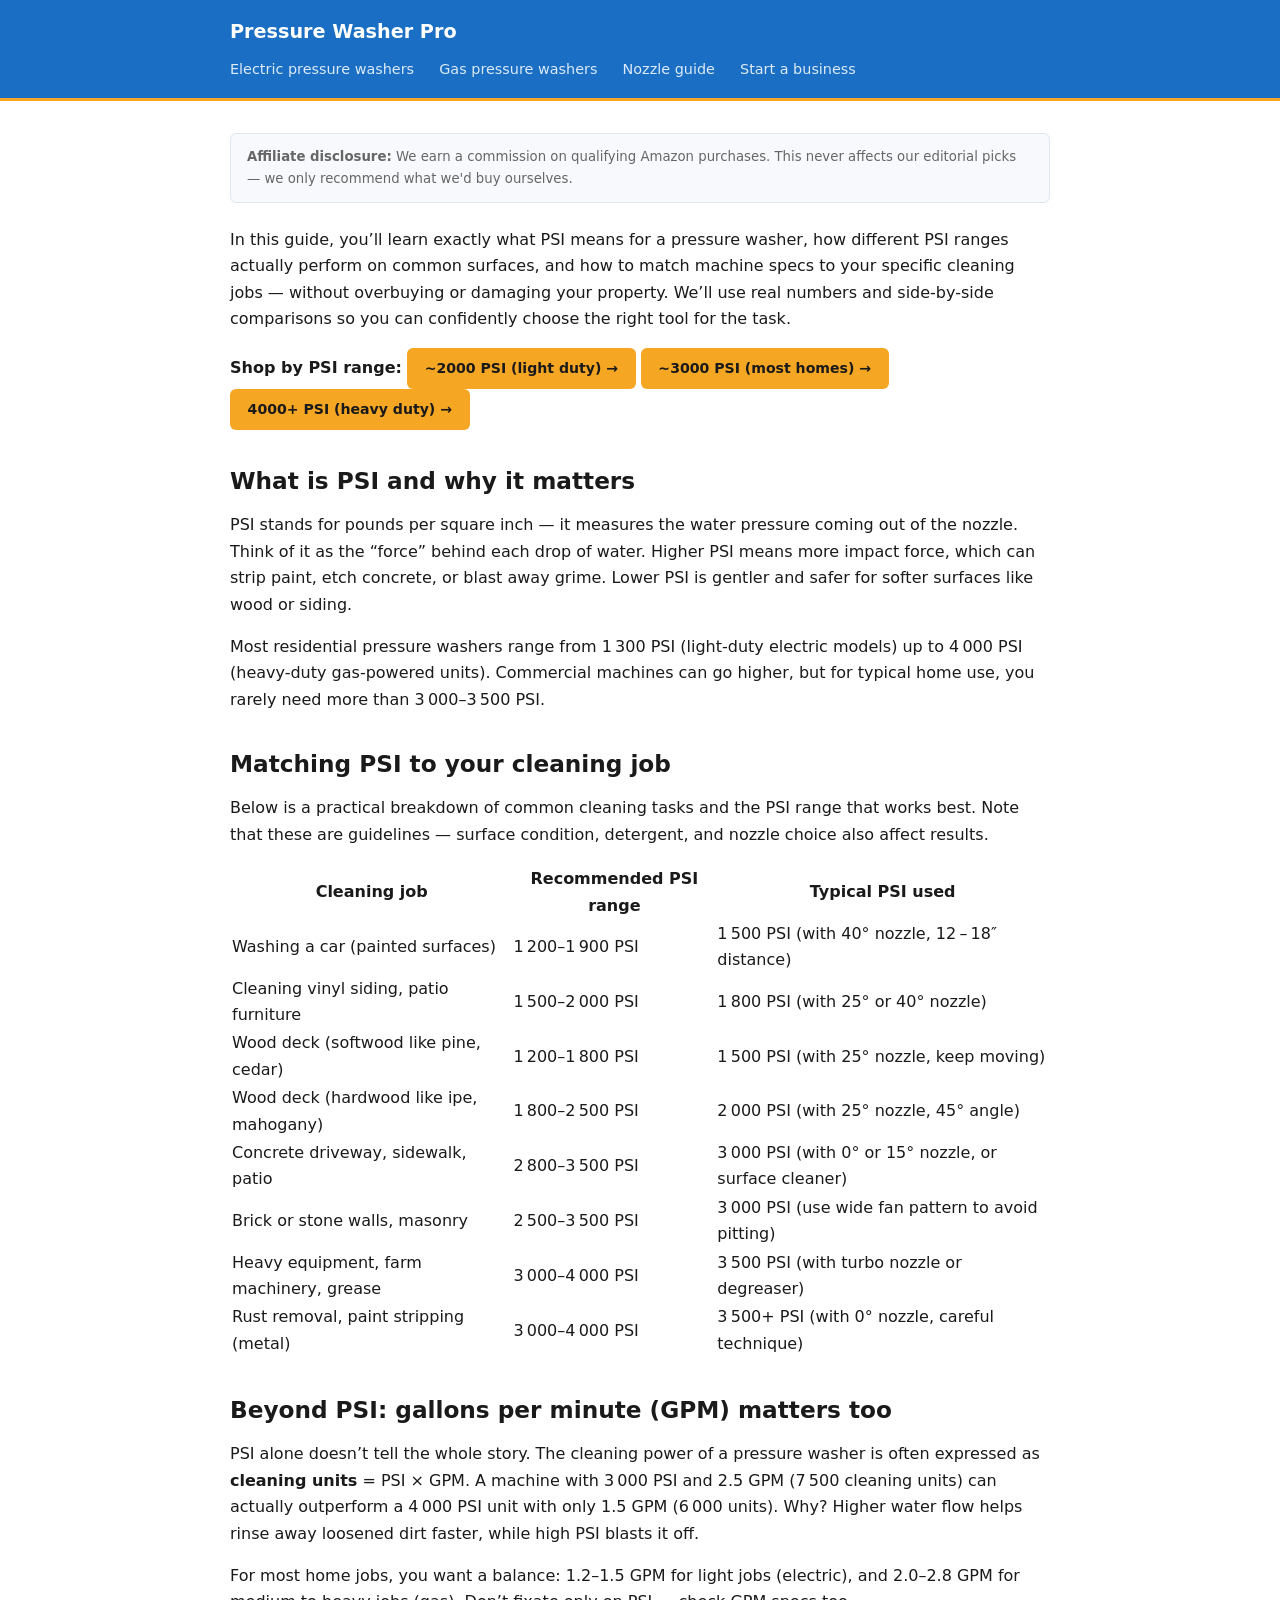
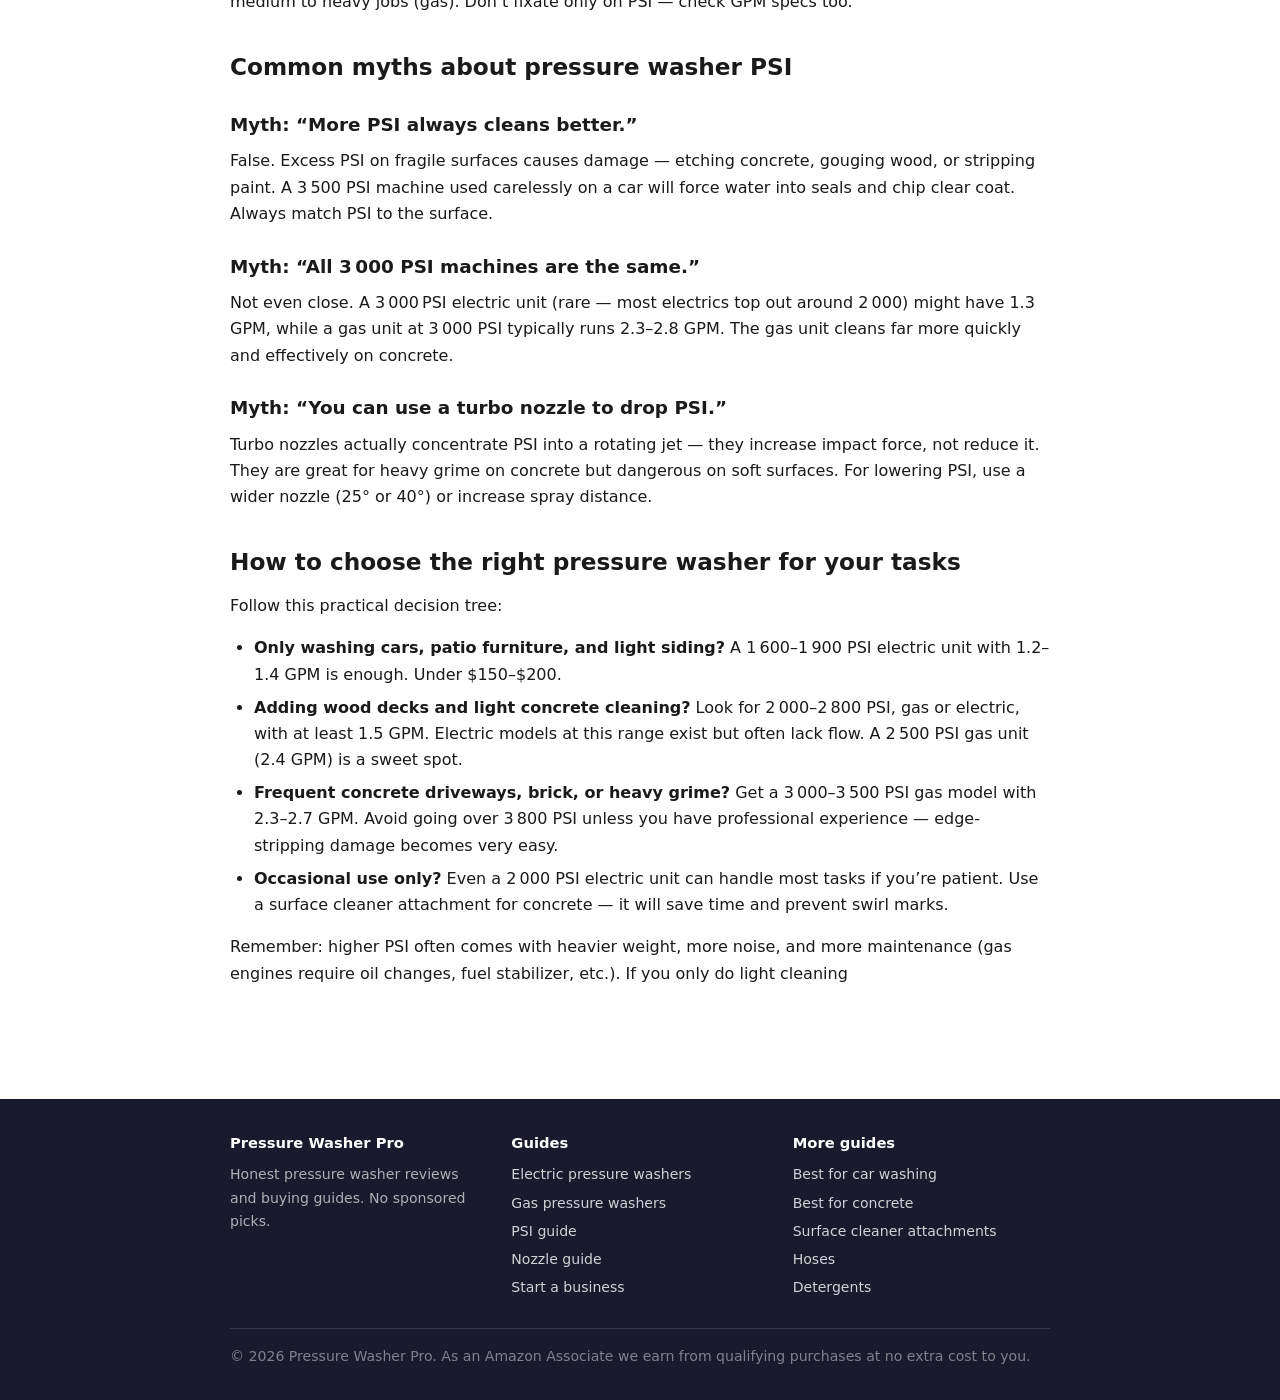
<file: pressure-washer-psi-guide/index.html>
<!DOCTYPE html>
<html lang="en">
<head>
  <meta charset="UTF-8">
  <meta name="viewport" content="width=device-width, initial-scale=1">
  <title>Pressure washer PSI explained: what you actually need by job | Pressure Washer Pro</title>
  <meta name="description" content="PSI numbers on boxes are marketing. This guide shows what PSI you actually need for cars, decks, driveways, siding, and fleet washing — with no upsell.">
  <link rel="canonical" href="https://pressurewasherpro.com/pressure-washer-psi-guide/">
  <link rel="stylesheet" href="/css/style.css">
</head>
<body>
  <header>
    <div class="container">
      <a href="/">Pressure Washer Pro</a>
      <nav>
      <a href="/best-electric-pressure-washers/">Electric pressure washers</a>
      <a href="/best-gas-pressure-washers/">Gas pressure washers</a>
      <a href="/pressure-washer-nozzle-guide/">Nozzle guide</a>
      <a href="/how-to-start-pressure-washing-business/">Start a business</a>
      </nav>
    </div>
  </header>
  <main>
    <div class="container">
      <div class="disclaimer">
        <strong>Affiliate disclosure:</strong> We earn a commission on qualifying Amazon purchases. This never affects our editorial picks — we only recommend what we'd buy ourselves.
      </div>
      <article>
<p>In this guide, you’ll learn exactly what PSI means for a pressure washer, how different PSI ranges actually perform on common surfaces, and how to match machine specs to your specific cleaning jobs — without overbuying or damaging your property. We’ll use real numbers and side-by-side comparisons so you can confidently choose the right tool for the task.</p>

<div class="picks-cta">
  <p><strong>Shop by PSI range:</strong>
    <a class="btn-amazon" href="https://www.amazon.com/s?k=2000+psi+electric+pressure+washer&tag=leefuhrpicks-20" rel="nofollow noopener" target="_blank">~2000 PSI (light duty) →</a>
    <a class="btn-amazon" href="https://www.amazon.com/s?k=3000+psi+pressure+washer&tag=leefuhrpicks-20" rel="nofollow noopener" target="_blank">~3000 PSI (most homes) →</a>
    <a class="btn-amazon" href="https://www.amazon.com/s?k=4000+psi+gas+pressure+washer&tag=leefuhrpicks-20" rel="nofollow noopener" target="_blank">4000+ PSI (heavy duty) →</a>
  </p>
</div>


<h2>What is PSI and why it matters</h2>

<p>PSI stands for pounds per square inch — it measures the water pressure coming out of the nozzle. Think of it as the &ldquo;force&rdquo; behind each drop of water. Higher PSI means more impact force, which can strip paint, etch concrete, or blast away grime. Lower PSI is gentler and safer for softer surfaces like wood or siding.</p>

<p>Most residential pressure washers range from 1 300 PSI (light-duty electric models) up to 4 000 PSI (heavy-duty gas-powered units). Commercial machines can go higher, but for typical home use, you rarely need more than 3 000–3 500 PSI.</p>

<h2>Matching PSI to your cleaning job</h2>

<p>Below is a practical breakdown of common cleaning tasks and the PSI range that works best. Note that these are guidelines — surface condition, detergent, and nozzle choice also affect results.</p>

<table>
  <thead>
    <tr>
      <th>Cleaning job</th>
      <th>Recommended PSI range</th>
      <th>Typical PSI used</th>
    </tr>
  </thead>
  <tbody>
    <tr>
      <td>Washing a car (painted surfaces)</td>
      <td>1 200–1 900 PSI</td>
      <td>1 500 PSI (with 40° nozzle, 12 – 18″ distance)</td>
    </tr>
    <tr>
      <td>Cleaning vinyl siding, patio furniture</td>
      <td>1 500–2 000 PSI</td>
      <td>1 800 PSI (with 25° or 40° nozzle)</td>
    </tr>
    <tr>
      <td>Wood deck (softwood like pine, cedar)</td>
      <td>1 200–1 800 PSI</td>
      <td>1 500 PSI (with 25° nozzle, keep moving)</td>
    </tr>
    <tr>
      <td>Wood deck (hardwood like ipe, mahogany)</td>
      <td>1 800–2 500 PSI</td>
      <td>2 000 PSI (with 25° nozzle, 45° angle)</td>
    </tr>
    <tr>
      <td>Concrete driveway, sidewalk, patio</td>
      <td>2 800–3 500 PSI</td>
      <td>3 000 PSI (with 0° or 15° nozzle, or surface cleaner)</td>
    </tr>
    <tr>
      <td>Brick or stone walls, masonry</td>
      <td>2 500–3 500 PSI</td>
      <td>3 000 PSI (use wide fan pattern to avoid pitting)</td>
    </tr>
    <tr>
      <td>Heavy equipment, farm machinery, grease</td>
      <td>3 000–4 000 PSI</td>
      <td>3 500 PSI (with turbo nozzle or degreaser)</td>
    </tr>
    <tr>
      <td>Rust removal, paint stripping (metal)</td>
      <td>3 000–4 000 PSI</td>
      <td>3 500+ PSI (with 0° nozzle, careful technique)</td>
    </tr>
  </tbody>
</table>

<h2>Beyond PSI: gallons per minute (GPM) matters too</h2>

<p>PSI alone doesn’t tell the whole story. The cleaning power of a pressure washer is often expressed as <strong>cleaning units</strong> = PSI × GPM. A machine with 3 000 PSI and 2.5 GPM (7 500 cleaning units) can actually outperform a 4 000 PSI unit with only 1.5 GPM (6 000 units). Why? Higher water flow helps rinse away loosened dirt faster, while high PSI blasts it off.</p>

<p>For most home jobs, you want a balance: 1.2–1.5 GPM for light jobs (electric), and 2.0–2.8 GPM for medium to heavy jobs (gas). Don’t fixate only on PSI — check GPM specs too.</p>

<h2>Common myths about pressure washer PSI</h2>

<h3>Myth: “More PSI always cleans better.”</h3>
<p>False. Excess PSI on fragile surfaces causes damage — etching concrete, gouging wood, or stripping paint. A 3 500 PSI machine used carelessly on a car will force water into seals and chip clear coat. Always match PSI to the surface.</p>

<h3>Myth: “All 3 000 PSI machines are the same.”</h3>
<p>Not even close. A 3 000 PSI electric unit (rare — most electrics top out around 2 000) might have 1.3 GPM, while a gas unit at 3 000 PSI typically runs 2.3–2.8 GPM. The gas unit cleans far more quickly and effectively on concrete.</p>

<h3>Myth: “You can use a turbo nozzle to drop PSI.”</h3>
<p>Turbo nozzles actually concentrate PSI into a rotating jet — they increase impact force, not reduce it. They are great for heavy grime on concrete but dangerous on soft surfaces. For lowering PSI, use a wider nozzle (25° or 40°) or increase spray distance.</p>

<h2>How to choose the right pressure washer for your tasks</h2>

<p>Follow this practical decision tree:</p>

<ul>
  <li><strong>Only washing cars, patio furniture, and light siding?</strong> A 1 600–1 900 PSI electric unit with 1.2–1.4 GPM is enough. Under $150–$200.</li>
  <li><strong>Adding wood decks and light concrete cleaning?</strong> Look for 2 000–2 800 PSI, gas or electric, with at least 1.5 GPM. Electric models at this range exist but often lack flow. A 2 500 PSI gas unit (2.4 GPM) is a sweet spot.</li>
  <li><strong>Frequent concrete driveways, brick, or heavy grime?</strong> Get a 3 000–3 500 PSI gas model with 2.3–2.7 GPM. Avoid going over 3 800 PSI unless you have professional experience — edge-stripping damage becomes very easy.</li>
  <li><strong>Occasional use only?</strong> Even a 2 000 PSI electric unit can handle most tasks if you’re patient. Use a surface cleaner attachment for concrete — it will save time and prevent swirl marks.</li>
</ul>

<p>Remember: higher PSI often comes with heavier weight, more noise, and more maintenance (gas engines require oil changes, fuel stabilizer, etc.). If you only do light cleaning
      </article>
    </div>
  </main>
  <footer>
    <div class="container">
      <div class="footer-grid">
        <div>
          <h4>Pressure Washer Pro</h4>
          <p>Honest pressure washer reviews and buying guides. No sponsored picks.</p>
        </div>
        <div>
          <h4>Guides</h4>
          <ul>
      <li><a href="/best-electric-pressure-washers/">Electric pressure washers</a></li>
      <li><a href="/best-gas-pressure-washers/">Gas pressure washers</a></li>
      <li><a href="/pressure-washer-psi-guide/">PSI guide</a></li>
      <li><a href="/pressure-washer-nozzle-guide/">Nozzle guide</a></li>
      <li><a href="/how-to-start-pressure-washing-business/">Start a business</a></li>
          </ul>
        </div>
        <div>
          <h4>More guides</h4>
          <ul>
            <li><a href="/best-pressure-washer-for-car/">Best for car washing</a></li>
            <li><a href="/best-pressure-washer-for-concrete/">Best for concrete</a></li>
            <li><a href="/best-surface-cleaner-attachments/">Surface cleaner attachments</a></li>
            <li><a href="/best-pressure-washer-hose/">Hoses</a></li>
            <li><a href="/best-pressure-washer-soap-detergent/">Detergents</a></li>
          </ul>
        </div>
      </div>
      <div class="footer-bottom">
        <p>© 2026 Pressure Washer Pro. As an Amazon Associate we earn from qualifying purchases at no extra cost to you.</p>
      </div>
    </div>
  </footer>
</body>
</html>
</file>
<file: css/style.css>
/* Pressure Washer Pro — main stylesheet */
:root {
  --brand: #1a6fc4;
  --brand-dark: #134e8f;
  --accent: #f5a623;
  --text: #1a1a1a;
  --text-muted: #666;
  --bg: #fff;
  --bg-alt: #f7f9fc;
  --border: #e0e6ef;
  --max-w: 860px;
  --sans: system-ui, -apple-system, 'Segoe UI', sans-serif;
  --radius: 6px;
}
*, *::before, *::after { box-sizing: border-box; margin: 0; padding: 0; }
html { font-size: 16px; scroll-behavior: smooth; }
body { font-family: var(--sans); color: var(--text); background: var(--bg); line-height: 1.65; }
a { color: var(--brand); text-decoration: none; }
a:hover { text-decoration: underline; }
img { max-width: 100%; height: auto; display: block; }
.container { max-width: var(--max-w); margin: 0 auto; padding: 0 1.25rem; }
header { background: var(--brand); color: #fff; padding: 1rem 0; border-bottom: 3px solid var(--accent); }
header a { color: #fff; font-weight: 700; font-size: 1.2rem; }
header nav { margin-top: 0.5rem; }
header nav a { color: rgba(255,255,255,0.85); margin-right: 1.25rem; font-size: 0.9rem; font-weight: 500; }
header nav a:hover { color: #fff; text-decoration: none; }
.hero { background: var(--bg-alt); padding: 2.5rem 0 2rem; border-bottom: 1px solid var(--border); }
.hero h1 { font-size: 2rem; line-height: 1.25; color: var(--text); margin-bottom: 0.75rem; }
.hero p { color: var(--text-muted); font-size: 1.05rem; max-width: 640px; }
main { padding: 2rem 0 3rem; }
article h2 { font-size: 1.45rem; margin: 2rem 0 0.75rem; color: var(--text); }
article h3 { font-size: 1.15rem; margin: 1.5rem 0 0.5rem; color: var(--text); }
article p { margin-bottom: 1rem; }
article ul, article ol { margin: 0.75rem 0 1rem 1.5rem; }
article li { margin-bottom: 0.4rem; }
article blockquote { border-left: 4px solid var(--accent); padding: 0.75rem 1rem; margin: 1.25rem 0; background: var(--bg-alt); border-radius: 0 var(--radius) var(--radius) 0; color: var(--text-muted); font-style: italic; }
.product-grid { display: grid; grid-template-columns: repeat(auto-fill, minmax(240px, 1fr)); gap: 1.25rem; margin: 1.5rem 0; }
.product-card { border: 1px solid var(--border); border-radius: var(--radius); padding: 1.25rem; background: var(--bg); transition: box-shadow 0.15s; }
.product-card:hover { box-shadow: 0 4px 16px rgba(0,0,0,0.09); }
.product-card h3 { font-size: 1rem; margin-bottom: 0.5rem; }
.product-card .badge { display: inline-block; background: var(--accent); color: #1a1a1a; font-size: 0.72rem; font-weight: 700; padding: 0.2rem 0.5rem; border-radius: 3px; margin-bottom: 0.5rem; text-transform: uppercase; letter-spacing: 0.03em; }
.product-card .badge.best-overall { background: var(--brand); color: #fff; }
.product-card p { font-size: 0.9rem; color: var(--text-muted); margin-bottom: 0.75rem; }
.btn-amazon { display: inline-block; background: var(--accent); color: #1a1a1a; font-weight: 700; font-size: 0.88rem; padding: 0.55rem 1.1rem; border-radius: var(--radius); transition: background 0.15s; }
.btn-amazon:hover { background: #e09518; text-decoration: none; }
.compare-table { width: 100%; border-collapse: collapse; margin: 1.5rem 0; font-size: 0.92rem; }
.compare-table th { background: var(--brand); color: #fff; padding: 0.6rem 0.75rem; text-align: left; }
.compare-table td { padding: 0.55rem 0.75rem; border-bottom: 1px solid var(--border); }
.compare-table tr:nth-child(even) td { background: var(--bg-alt); }
.callout { padding: 1rem 1.25rem; border-radius: var(--radius); margin: 1.25rem 0; font-size: 0.95rem; }
.callout-tip { background: #eaf6ff; border-left: 4px solid var(--brand); }
.callout-warn { background: #fff8e6; border-left: 4px solid var(--accent); }
.callout strong { display: block; margin-bottom: 0.25rem; }
.disclaimer { background: var(--bg-alt); border: 1px solid var(--border); border-radius: var(--radius); padding: 0.75rem 1rem; font-size: 0.83rem; color: var(--text-muted); margin-bottom: 1.5rem; }
.page-grid { display: grid; grid-template-columns: repeat(auto-fill, minmax(260px, 1fr)); gap: 1.25rem; margin: 1.5rem 0; }
.page-card { border: 1px solid var(--border); border-radius: var(--radius); padding: 1.1rem; transition: box-shadow 0.15s; }
.page-card:hover { box-shadow: 0 4px 16px rgba(0,0,0,0.09); }
.page-card h3 { font-size: 1rem; margin-bottom: 0.4rem; }
.page-card p { font-size: 0.88rem; color: var(--text-muted); margin-bottom: 0.65rem; }
.page-card a.read-more { font-size: 0.88rem; font-weight: 600; color: var(--brand); }
footer { background: #1a1a2e; color: rgba(255,255,255,0.65); padding: 2rem 0; font-size: 0.88rem; margin-top: 3rem; }
footer a { color: rgba(255,255,255,0.8); }
footer .footer-grid { display: grid; grid-template-columns: repeat(auto-fill, minmax(200px, 1fr)); gap: 1.5rem; margin-bottom: 1.5rem; }
footer h4 { color: #fff; font-size: 0.92rem; margin-bottom: 0.5rem; }
footer ul { list-style: none; }
footer ul li { margin-bottom: 0.3rem; }
footer .footer-bottom { border-top: 1px solid rgba(255,255,255,0.12); padding-top: 1rem; color: rgba(255,255,255,0.45); }
@media (max-width: 600px) { .hero h1 { font-size: 1.5rem; } header nav a { display: inline-block; margin-bottom: 0.4rem; } }
</file>
